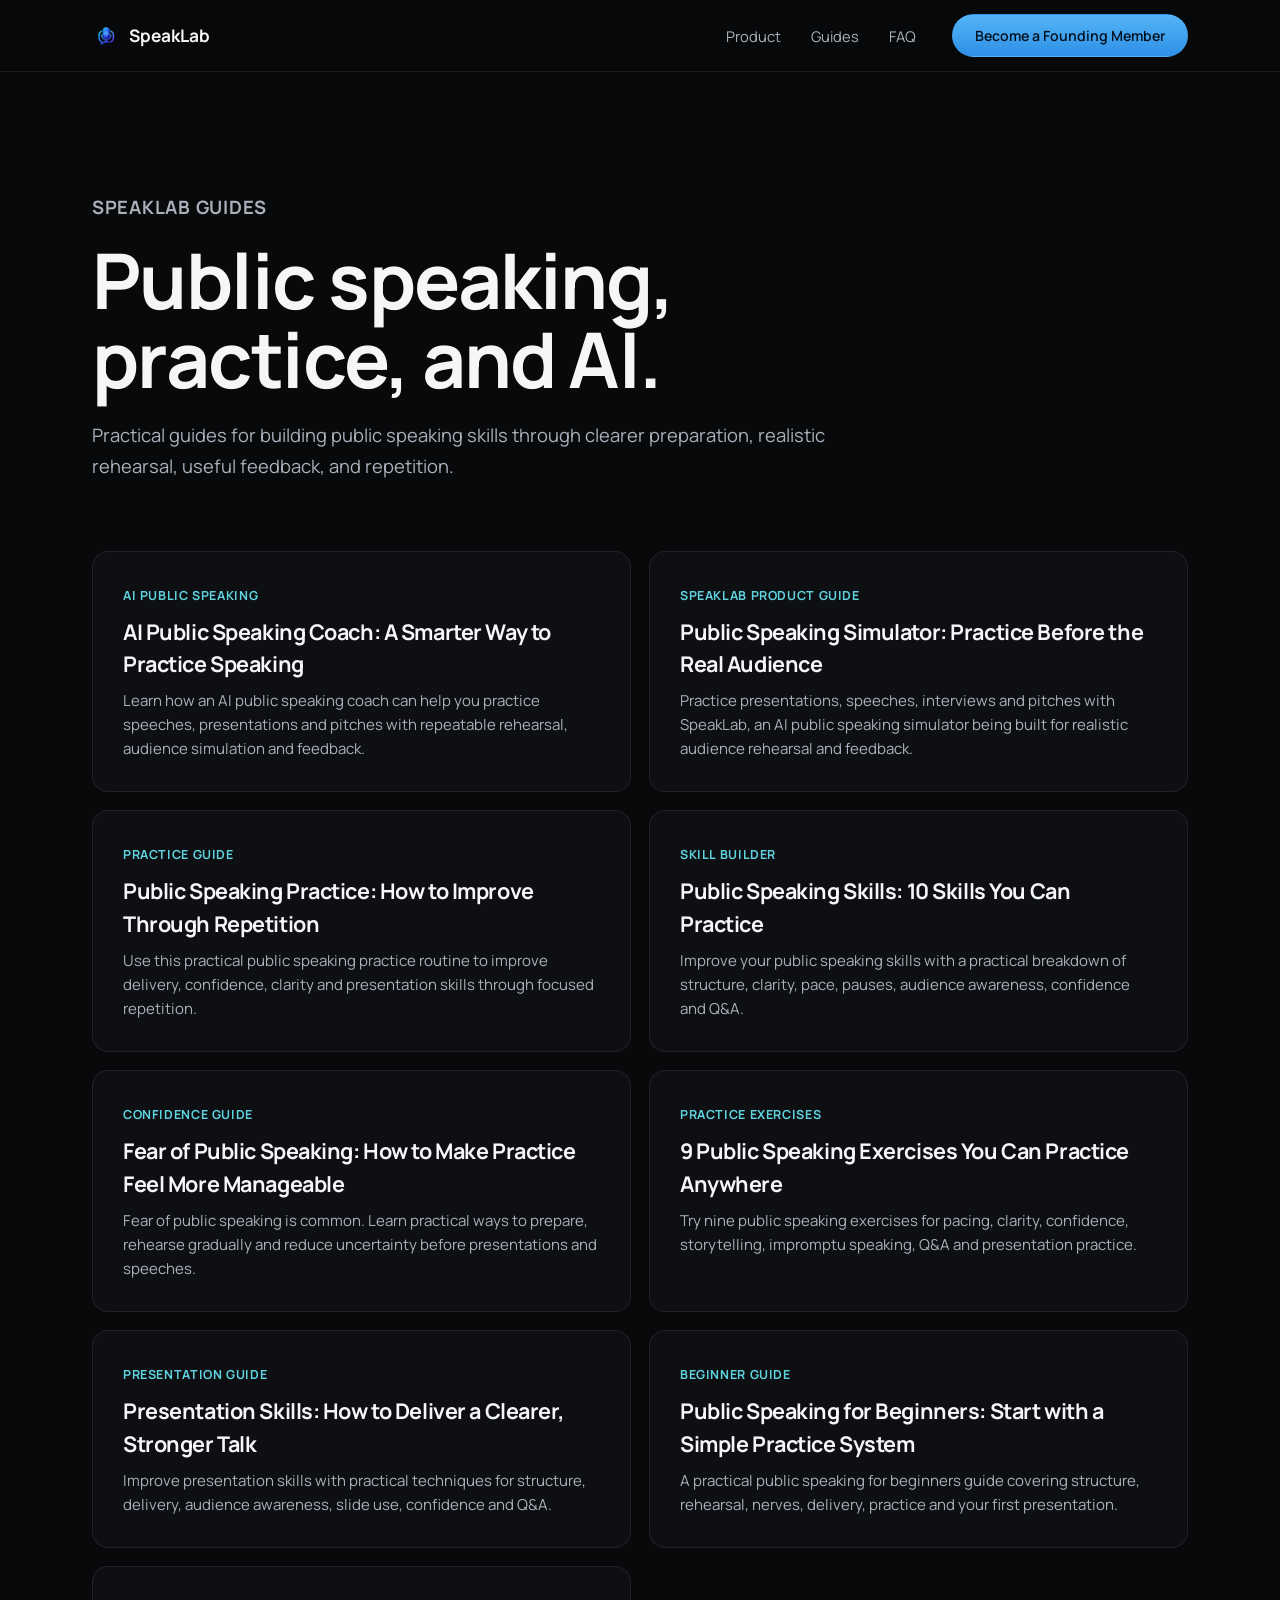
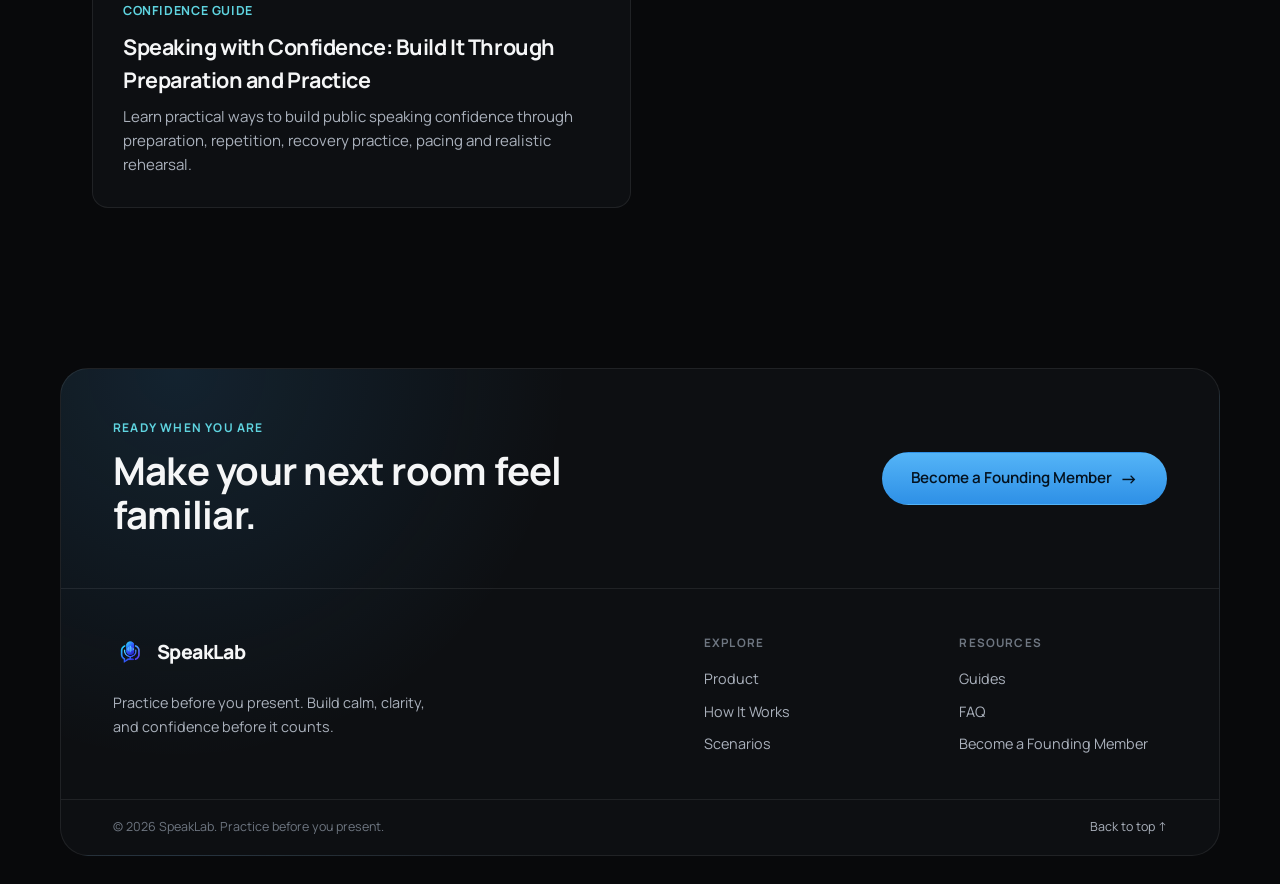
<file: guides/index.html>
<!DOCTYPE html>
<html lang="en">
<head>
<meta charset="UTF-8"><meta name="viewport" content="width=device-width, initial-scale=1.0">
<link rel="icon" href="../logo.ico" sizes="any">
<title>Public Speaking & AI Guides | SpeakLab</title>
<meta name="description" content="Practical guides on public speaking, AI speaking practice, presentation skills, speaking confidence, exercises and rehearsal.">
<meta name="robots" content="index,follow">
<link rel="canonical" href="https://speaklab.live/guides/">
<meta property="og:title" content="Public Speaking & AI Guides | SpeakLab">
<meta property="og:description" content="Practical public speaking and AI rehearsal guides from SpeakLab.">
<meta property="og:type" content="website">
<link rel="preconnect" href="https://fonts.googleapis.com"><link rel="preconnect" href="https://fonts.gstatic.com" crossorigin>
<link href="https://fonts.googleapis.com/css2?family=Manrope:wght@300;400;500;600;700;800&display=swap" rel="stylesheet">
<link rel="stylesheet" href="../styles.css"><link rel="stylesheet" href="../seo-content.css">
</head>
<body>
<header class="nav scrolled"><div class="nav-inner">
<a href="../index.html" class="nav-logo" aria-label="SpeakLab home"><img src="../logo.png" width="28" height="28" alt=""><span>SpeakLab</span></a>
<nav class="nav-links"><a href="../index.html#product">Product</a><a href="index.html">Guides</a><a href="../index.html#faq">FAQ</a></nav>
<a class="btn btn-primary nav-cta" href="../index.html#founding-member">Become a Founding Member</a>
</div></header>
<main class="guide-index">
<div class="guide-index-hero">
<p class="guide-kicker">SpeakLab Guides</p>
<h1>Public speaking, practice, and AI.</h1>
<p>Practical guides for building public speaking skills through clearer preparation, realistic rehearsal, useful feedback, and repetition.</p>
</div>
<div class="guide-grid"><a class="guide-card" href="ai-public-speaking-coach.html"><span class="tag">AI Public Speaking</span><h2>AI Public Speaking Coach: A Smarter Way to Practice Speaking</h2><p>Learn how an AI public speaking coach can help you practice speeches, presentations and pitches with repeatable rehearsal, audience simulation and feedback.</p></a>
<a class="guide-card" href="public-speaking-simulator.html"><span class="tag">SpeakLab Product Guide</span><h2>Public Speaking Simulator: Practice Before the Real Audience</h2><p>Practice presentations, speeches, interviews and pitches with SpeakLab, an AI public speaking simulator being built for realistic audience rehearsal and feedback.</p></a>
<a class="guide-card" href="public-speaking-practice.html"><span class="tag">Practice Guide</span><h2>Public Speaking Practice: How to Improve Through Repetition</h2><p>Use this practical public speaking practice routine to improve delivery, confidence, clarity and presentation skills through focused repetition.</p></a>
<a class="guide-card" href="public-speaking-skills.html"><span class="tag">Skill Builder</span><h2>Public Speaking Skills: 10 Skills You Can Practice</h2><p>Improve your public speaking skills with a practical breakdown of structure, clarity, pace, pauses, audience awareness, confidence and Q&amp;A.</p></a>
<a class="guide-card" href="fear-of-public-speaking.html"><span class="tag">Confidence Guide</span><h2>Fear of Public Speaking: How to Make Practice Feel More Manageable</h2><p>Fear of public speaking is common. Learn practical ways to prepare, rehearse gradually and reduce uncertainty before presentations and speeches.</p></a>
<a class="guide-card" href="public-speaking-exercises.html"><span class="tag">Practice Exercises</span><h2>9 Public Speaking Exercises You Can Practice Anywhere</h2><p>Try nine public speaking exercises for pacing, clarity, confidence, storytelling, impromptu speaking, Q&amp;A and presentation practice.</p></a>
<a class="guide-card" href="presentation-skills.html"><span class="tag">Presentation Guide</span><h2>Presentation Skills: How to Deliver a Clearer, Stronger Talk</h2><p>Improve presentation skills with practical techniques for structure, delivery, audience awareness, slide use, confidence and Q&amp;A.</p></a>
<a class="guide-card" href="public-speaking-for-beginners.html"><span class="tag">Beginner Guide</span><h2>Public Speaking for Beginners: Start with a Simple Practice System</h2><p>A practical public speaking for beginners guide covering structure, rehearsal, nerves, delivery, practice and your first presentation.</p></a>
<a class="guide-card" href="speaking-with-confidence.html"><span class="tag">Confidence Guide</span><h2>Speaking with Confidence: Build It Through Preparation and Practice</h2><p>Learn practical ways to build public speaking confidence through preparation, repetition, recovery practice, pacing and realistic rehearsal.</p></a></div>
</main>
<footer class="footer">
  <div class="footer-cta">
    <div>
      <p class="footer-eyebrow">Ready when you are</p>
      <h2>Make your next room feel familiar.</h2>
    </div>
    <a class="btn btn-primary" href="../index.html#founding-member">Become a Founding Member <span aria-hidden="true">→</span></a>
  </div>

  <div class="footer-top">
    <div class="footer-brand">
      <a href="../index.html" class="footer-mark" aria-label="SpeakLab home">
        <img src="../logo.png" width="34" height="34" alt="">
        <span class="footer-logo">SpeakLab</span>
      </a>
      <p>Practice before you present. Build calm, clarity, and confidence before it counts.</p>
    </div>

    <nav class="footer-links" aria-label="Footer navigation">
      <p>Explore</p>
      <a href="../index.html#product">Product</a>
      <a href="../index.html#how-it-works">How It Works</a>
      <a href="../index.html#scenarios">Scenarios</a>
    </nav>

    <nav class="footer-links" aria-label="Resources">
      <p>Resources</p>
      <a href="index.html">Guides</a>
      <a href="../index.html#faq">FAQ</a>
      <a href="../index.html#founding-member">Become a Founding Member</a>
    </nav>
  </div>
  <div class="footer-bottom">
    <p>© 2026 SpeakLab. Practice before you present.</p>
    <a href="../index.html#top">Back to top <span aria-hidden="true">↑</span></a>
  </div>
</footer>
</body></html>
</file>
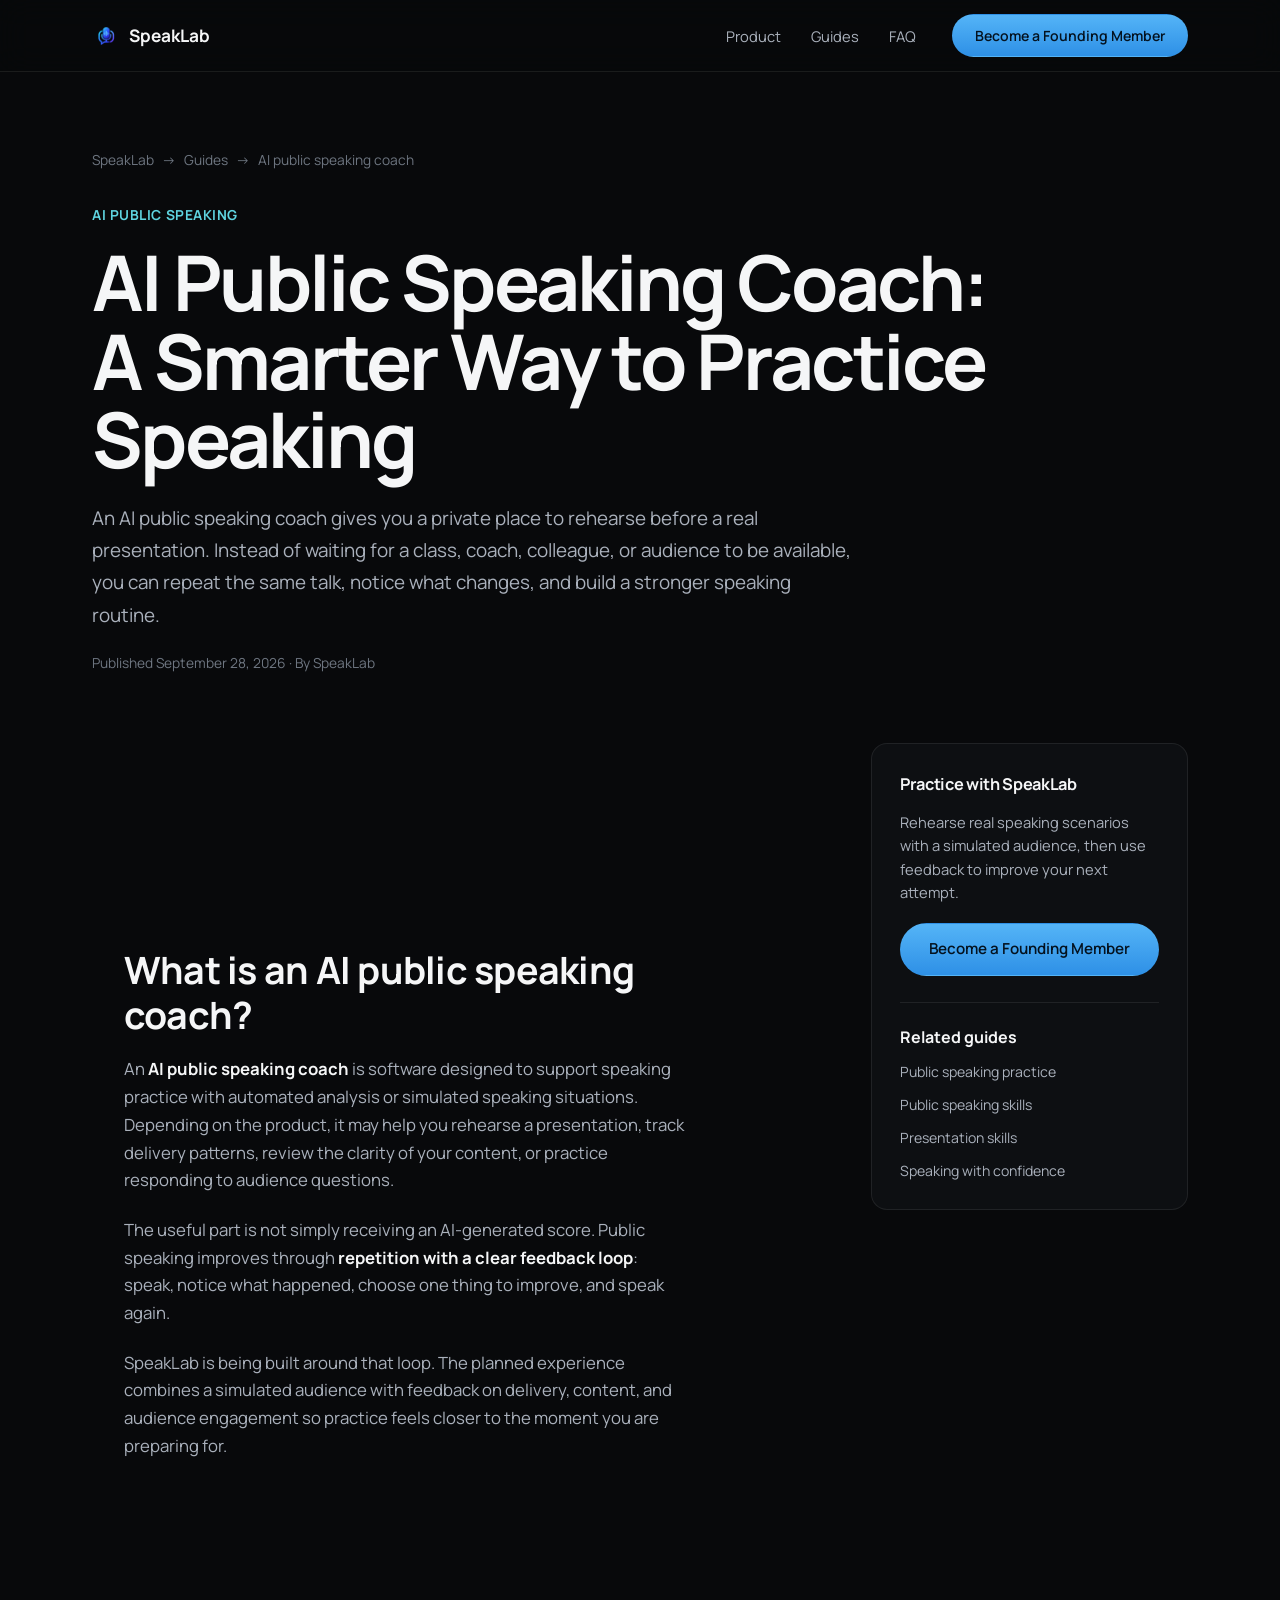
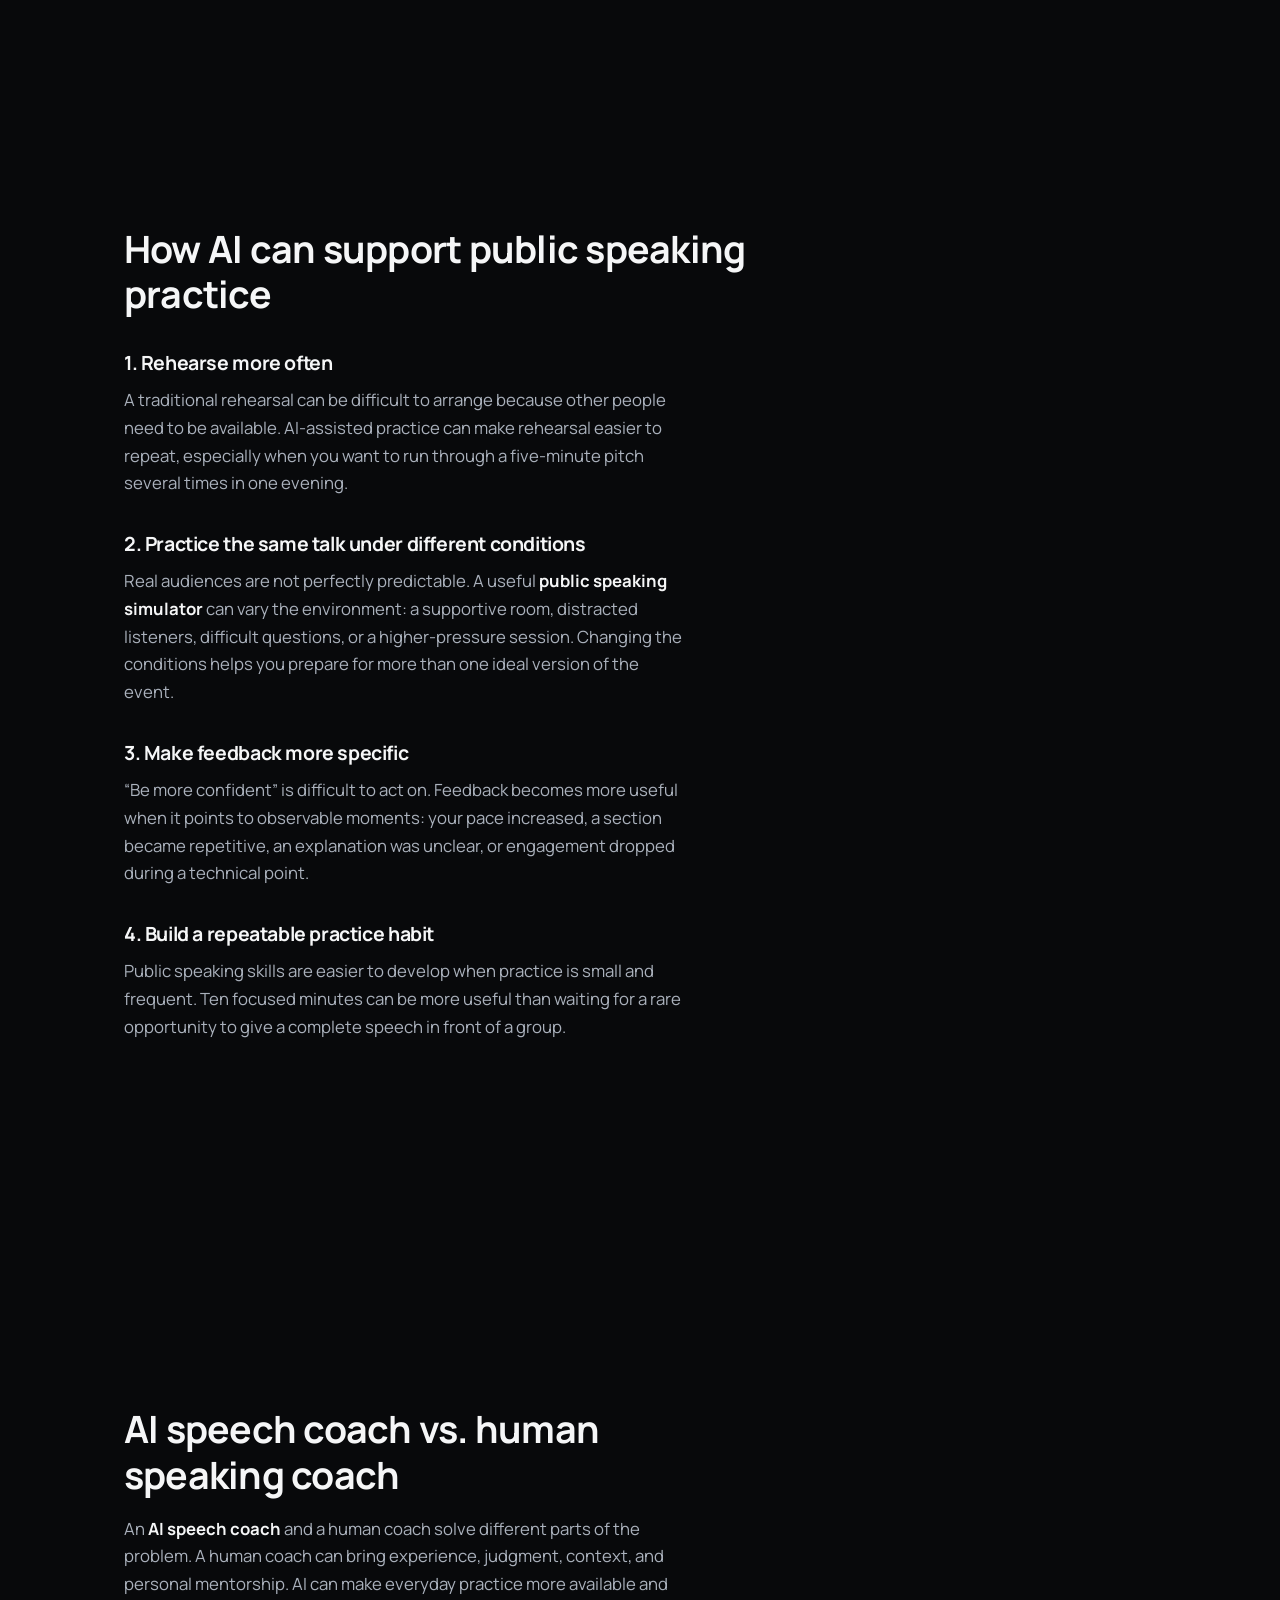
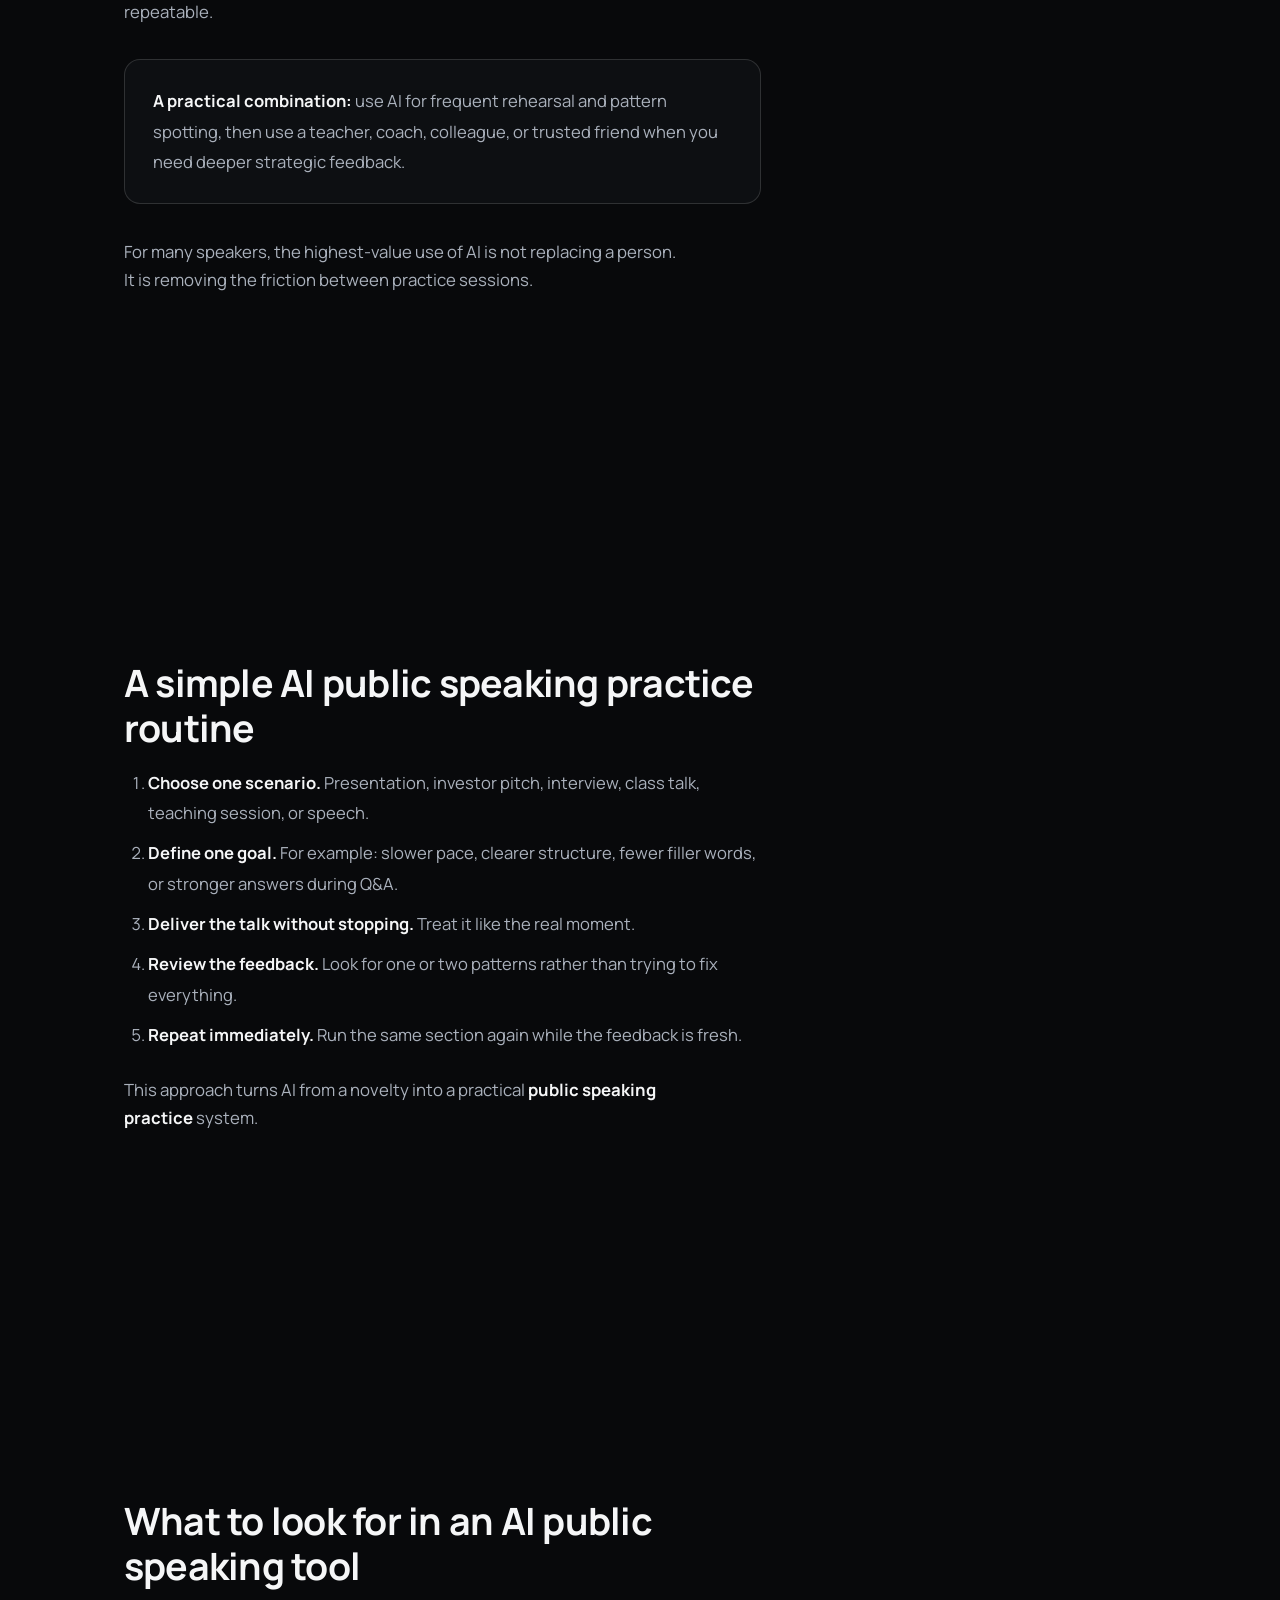
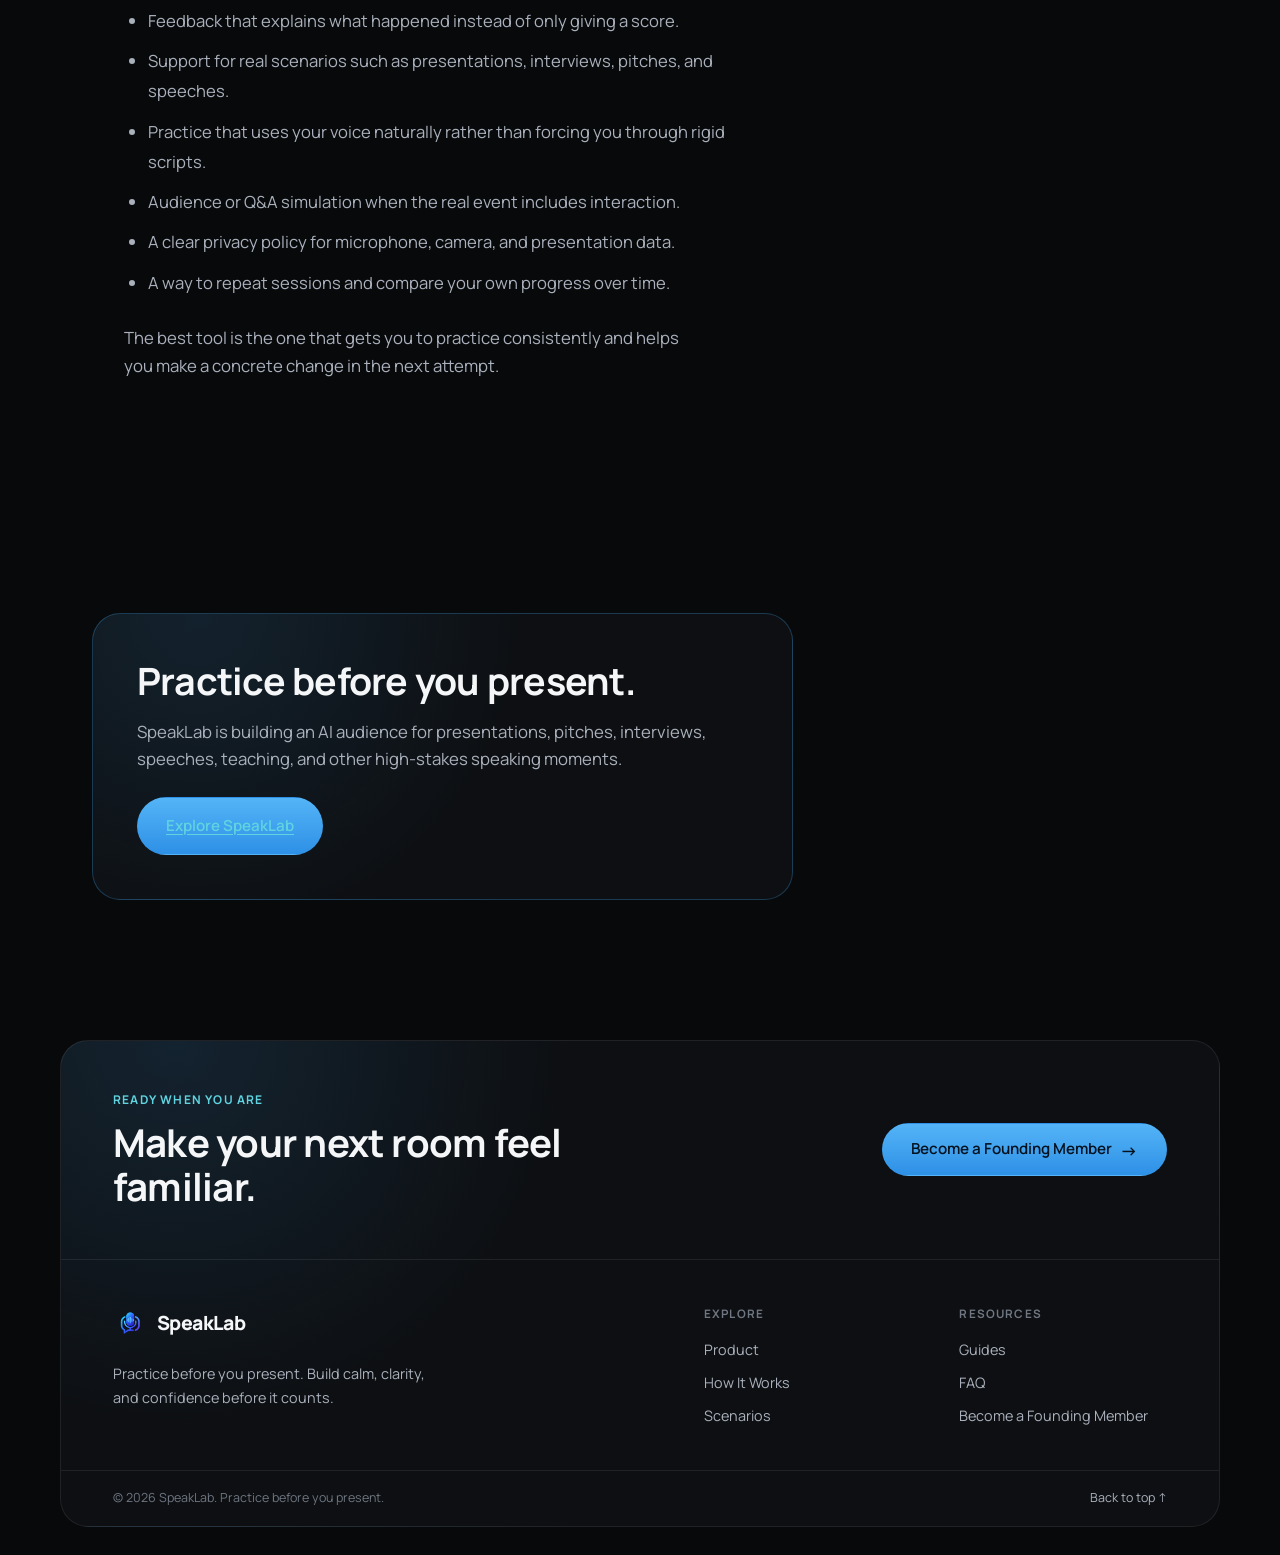
<file: guides/ai-public-speaking-coach.html>
<!DOCTYPE html>
<html lang="en">
<head>
<meta charset="UTF-8">
<meta name="viewport" content="width=device-width, initial-scale=1.0">
<link rel="icon" href="../logo.ico" sizes="any">
<title>AI Public Speaking Coach: Practice Speeches with Smarter Feedback | SpeakLab</title>
<meta name="description" content="Learn how an AI public speaking coach can help you practice speeches, presentations and pitches with repeatable rehearsal, audience simulation and feedback.">
<meta name="robots" content="index,follow">
<link rel="canonical" href="https://speaklab.live/guides/ai-public-speaking-coach.html">
<meta property="og:title" content="AI Public Speaking Coach: A Smarter Way to Practice Speaking">
<meta property="og:description" content="Learn how an AI public speaking coach can help you practice speeches, presentations and pitches with repeatable rehearsal, audience simulation and feedback.">
<meta property="og:type" content="article">
<meta property="og:url" content="https://speaklab.live/guides/ai-public-speaking-coach.html">
<link rel="preconnect" href="https://fonts.googleapis.com">
<link rel="preconnect" href="https://fonts.gstatic.com" crossorigin>
<link href="https://fonts.googleapis.com/css2?family=Manrope:wght@300;400;500;600;700;800&display=swap" rel="stylesheet">
<link rel="stylesheet" href="../styles.css">
<link rel="stylesheet" href="../seo-content.css">
<script type="application/ld+json">{"@context": "https://schema.org", "@type": "Article", "headline": "AI Public Speaking Coach: A Smarter Way to Practice Speaking", "description": "Learn how an AI public speaking coach can help you practice speeches, presentations and pitches with repeatable rehearsal, audience simulation and feedback.", "author": {"@type": "Organization", "name": "SpeakLab", "url": "https://speaklab.live/"}, "publisher": {"@type": "Organization", "name": "SpeakLab", "url": "https://speaklab.live/"}, "datePublished": "2026-09-28", "dateModified": "2026-09-28", "mainEntityOfPage": "https://speaklab.live/guides/ai-public-speaking-coach.html"}</script>
<script type="application/ld+json">{"@context": "https://schema.org", "@type": "BreadcrumbList", "itemListElement": [{"@type": "ListItem", "position": 1, "name": "Home", "item": "https://speaklab.live/"}, {"@type": "ListItem", "position": 2, "name": "Guides", "item": "https://speaklab.live/guides/"}, {"@type": "ListItem", "position": 3, "name": "AI Public Speaking Coach: A Smarter Way to Practice Speaking", "item": "https://speaklab.live/guides/ai-public-speaking-coach.html"}]}</script>
</head>
<body>
<header class="nav scrolled" id="nav">
  <div class="nav-inner">
    <a href="../index.html" class="nav-logo" aria-label="SpeakLab home">
      <img src="../logo.png" width="28" height="28" alt="">
      <span>SpeakLab</span>
    </a>
    <nav class="nav-links" aria-label="Primary">
      <a href="../index.html#product">Product</a>
      <a href="index.html">Guides</a>
      <a href="../index.html#faq">FAQ</a>
    </nav>
    <a class="btn btn-primary nav-cta" href="../index.html#founding-member">Become a Founding Member</a>
  </div>
</header>

<main class="guide-shell">
  <nav class="guide-breadcrumbs" aria-label="Breadcrumb">
    <a href="../index.html">SpeakLab</a><span>→</span><a href="index.html">Guides</a><span>→</span><span>AI public speaking coach</span>
  </nav>

  <header class="guide-hero">
    <p class="guide-kicker">AI Public Speaking</p>
    <h1>AI Public Speaking Coach: A Smarter Way to Practice Speaking</h1>
    <p class="guide-dek">An AI public speaking coach gives you a private place to rehearse before a real presentation. Instead of waiting for a class, coach, colleague, or audience to be available, you can repeat the same talk, notice what changes, and build a stronger speaking routine.</p>
    <p class="guide-meta">Published September 28, 2026 · By SpeakLab</p>
  </header>

  <div class="guide-layout">
    <article class="guide-article">
      <section><h2>What is an AI public speaking coach?</h2>
<p>An <strong>AI public speaking coach</strong> is software designed to support speaking practice with automated analysis or simulated speaking situations. Depending on the product, it may help you rehearse a presentation, track delivery patterns, review the clarity of your content, or practice responding to audience questions.</p>
<p>The useful part is not simply receiving an AI-generated score. Public speaking improves through <strong>repetition with a clear feedback loop</strong>: speak, notice what happened, choose one thing to improve, and speak again.</p>
<p>SpeakLab is being built around that loop. The planned experience combines a simulated audience with feedback on delivery, content, and audience engagement so practice feels closer to the moment you are preparing for.</p>
</section>
<section><h2>How AI can support public speaking practice</h2>
<h3>1. Rehearse more often</h3>
<p>A traditional rehearsal can be difficult to arrange because other people need to be available. AI-assisted practice can make rehearsal easier to repeat, especially when you want to run through a five-minute pitch several times in one evening.</p>
<h3>2. Practice the same talk under different conditions</h3>
<p>Real audiences are not perfectly predictable. A useful <strong>public speaking simulator</strong> can vary the environment: a supportive room, distracted listeners, difficult questions, or a higher-pressure session. Changing the conditions helps you prepare for more than one ideal version of the event.</p>
<h3>3. Make feedback more specific</h3>
<p>“Be more confident” is difficult to act on. Feedback becomes more useful when it points to observable moments: your pace increased, a section became repetitive, an explanation was unclear, or engagement dropped during a technical point.</p>
<h3>4. Build a repeatable practice habit</h3>
<p>Public speaking skills are easier to develop when practice is small and frequent. Ten focused minutes can be more useful than waiting for a rare opportunity to give a complete speech in front of a group.</p>
</section>
<section><h2>AI speech coach vs. human speaking coach</h2>
<p>An <strong>AI speech coach</strong> and a human coach solve different parts of the problem. A human coach can bring experience, judgment, context, and personal mentorship. AI can make everyday practice more available and repeatable.</p>
<div class="guide-callout"><p><strong>A practical combination:</strong> use AI for frequent rehearsal and pattern spotting, then use a teacher, coach, colleague, or trusted friend when you need deeper strategic feedback.</p></div>
<p>For many speakers, the highest-value use of AI is not replacing a person. It is removing the friction between practice sessions.</p>
</section>
<section><h2>A simple AI public speaking practice routine</h2>
<ol>
<li><strong>Choose one scenario.</strong> Presentation, investor pitch, interview, class talk, teaching session, or speech.</li>
<li><strong>Define one goal.</strong> For example: slower pace, clearer structure, fewer filler words, or stronger answers during Q&amp;A.</li>
<li><strong>Deliver the talk without stopping.</strong> Treat it like the real moment.</li>
<li><strong>Review the feedback.</strong> Look for one or two patterns rather than trying to fix everything.</li>
<li><strong>Repeat immediately.</strong> Run the same section again while the feedback is fresh.</li>
</ol>
<p>This approach turns AI from a novelty into a practical <strong>public speaking practice</strong> system.</p>
</section>
<section><h2>What to look for in an AI public speaking tool</h2>
<ul>
<li>Feedback that explains what happened instead of only giving a score.</li>
<li>Support for real scenarios such as presentations, interviews, pitches, and speeches.</li>
<li>Practice that uses your voice naturally rather than forcing you through rigid scripts.</li>
<li>Audience or Q&amp;A simulation when the real event includes interaction.</li>
<li>A clear privacy policy for microphone, camera, and presentation data.</li>
<li>A way to repeat sessions and compare your own progress over time.</li>
</ul>
<p>The best tool is the one that gets you to practice consistently and helps you make a concrete change in the next attempt.</p>
</section>
      <section class="guide-cta">
        <h2>Practice before you present.</h2>
        <p>SpeakLab is building an AI audience for presentations, pitches, interviews, speeches, teaching, and other high-stakes speaking moments.</p>
        <a class="btn btn-primary" href="../index.html#top">Explore SpeakLab</a>
      </section>
    </article>

    <aside class="guide-aside">
      <h2>Practice with SpeakLab</h2>
      <p>Rehearse real speaking scenarios with a simulated audience, then use feedback to improve your next attempt.</p>
      <a class="btn btn-primary btn-full" href="../index.html#founding-member">Become a Founding Member</a>
      <div class="guide-links">
        <strong>Related guides</strong>
        <a href="public-speaking-practice.html">Public speaking practice</a><a href="public-speaking-skills.html">Public speaking skills</a><a href="presentation-skills.html">Presentation skills</a><a href="speaking-with-confidence.html">Speaking with confidence</a>
      </div>
    </aside>
  </div>
</main>

<footer class="footer">
  <div class="footer-cta">
    <div>
      <p class="footer-eyebrow">Ready when you are</p>
      <h2>Make your next room feel familiar.</h2>
    </div>
    <a class="btn btn-primary" href="../index.html#founding-member">Become a Founding Member <span aria-hidden="true">→</span></a>
  </div>

  <div class="footer-top">
    <div class="footer-brand">
      <a href="../index.html" class="footer-mark" aria-label="SpeakLab home">
        <img src="../logo.png" width="34" height="34" alt="">
        <span class="footer-logo">SpeakLab</span>
      </a>
      <p>Practice before you present. Build calm, clarity, and confidence before it counts.</p>
    </div>

    <nav class="footer-links" aria-label="Footer navigation">
      <p>Explore</p>
      <a href="../index.html#product">Product</a>
      <a href="../index.html#how-it-works">How It Works</a>
      <a href="../index.html#scenarios">Scenarios</a>
    </nav>

    <nav class="footer-links" aria-label="Resources">
      <p>Resources</p>
      <a href="index.html">Guides</a>
      <a href="../index.html#faq">FAQ</a>
      <a href="../index.html#founding-member">Become a Founding Member</a>
    </nav>
  </div>
  <div class="footer-bottom">
    <p>© 2026 SpeakLab. Practice before you present.</p>
    <a href="../index.html#top">Back to top <span aria-hidden="true">↑</span></a>
  </div>
</footer>
</body>
</html>
</file>
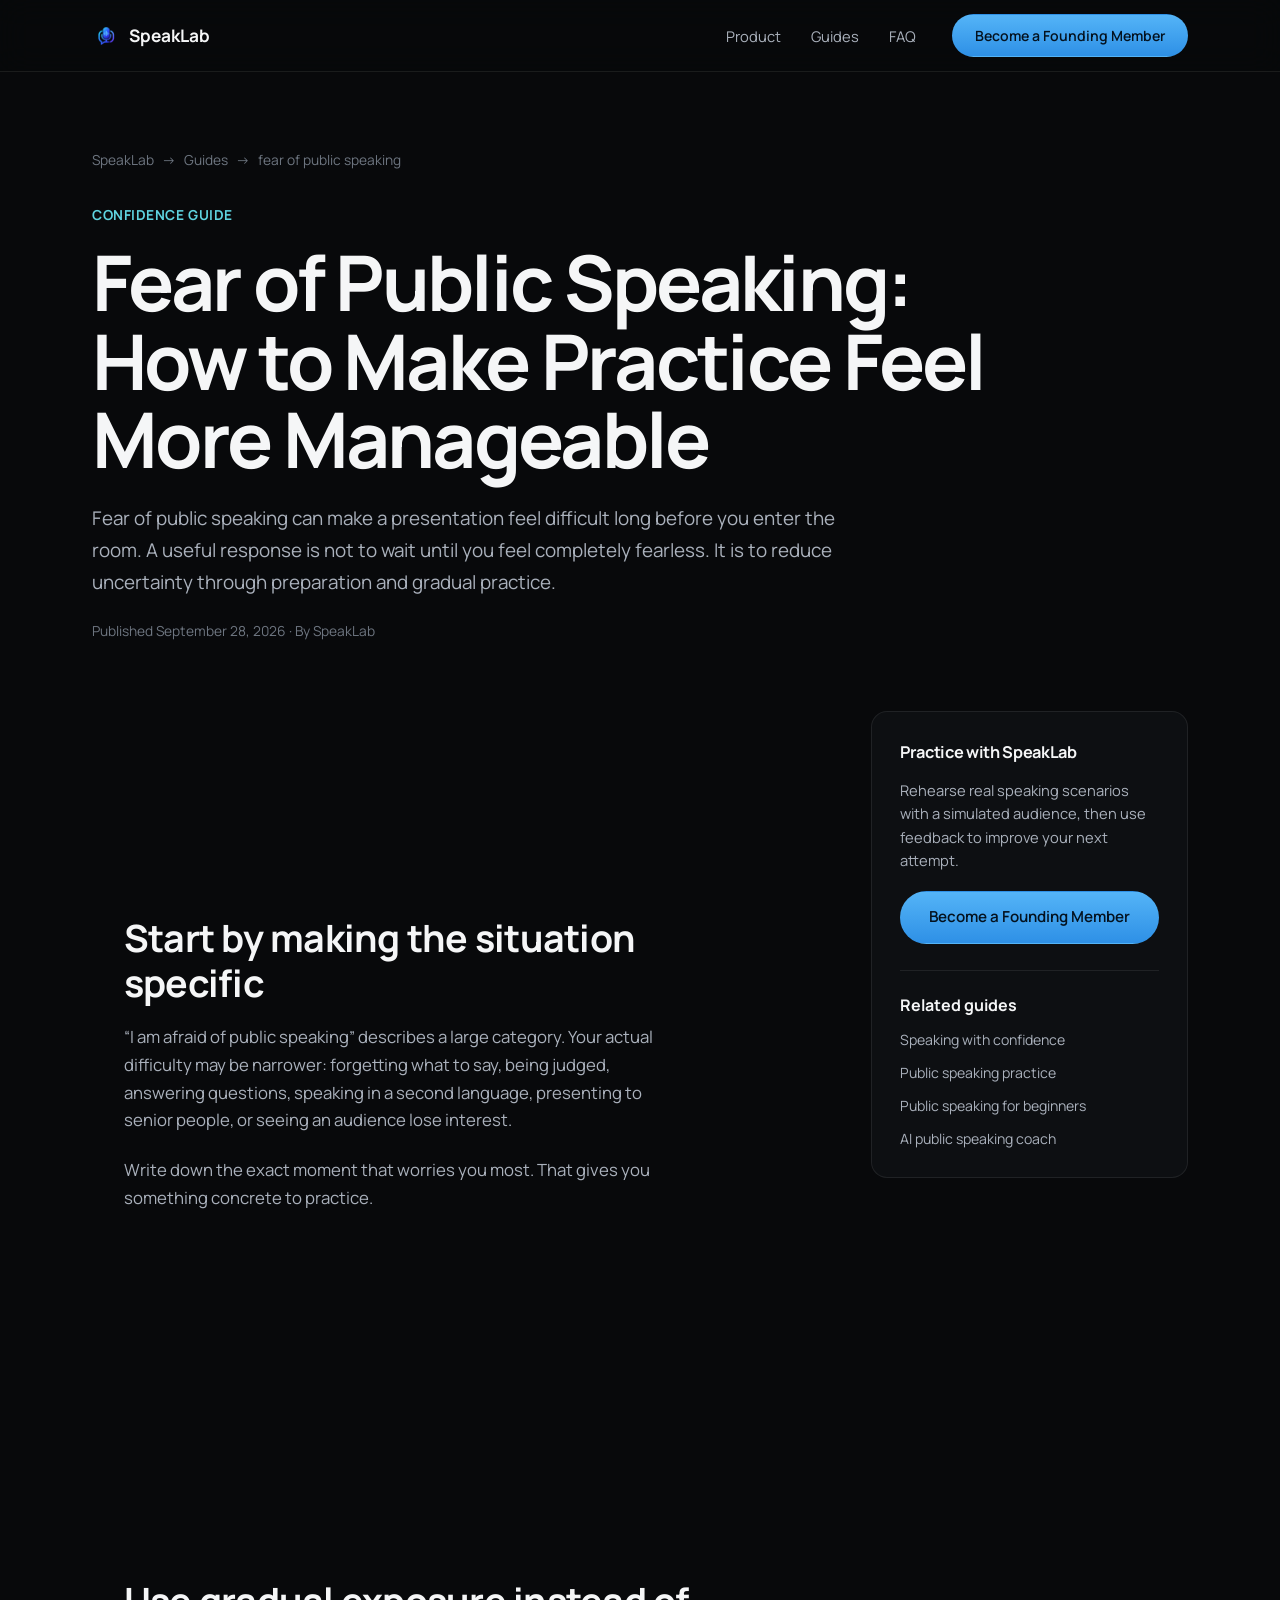
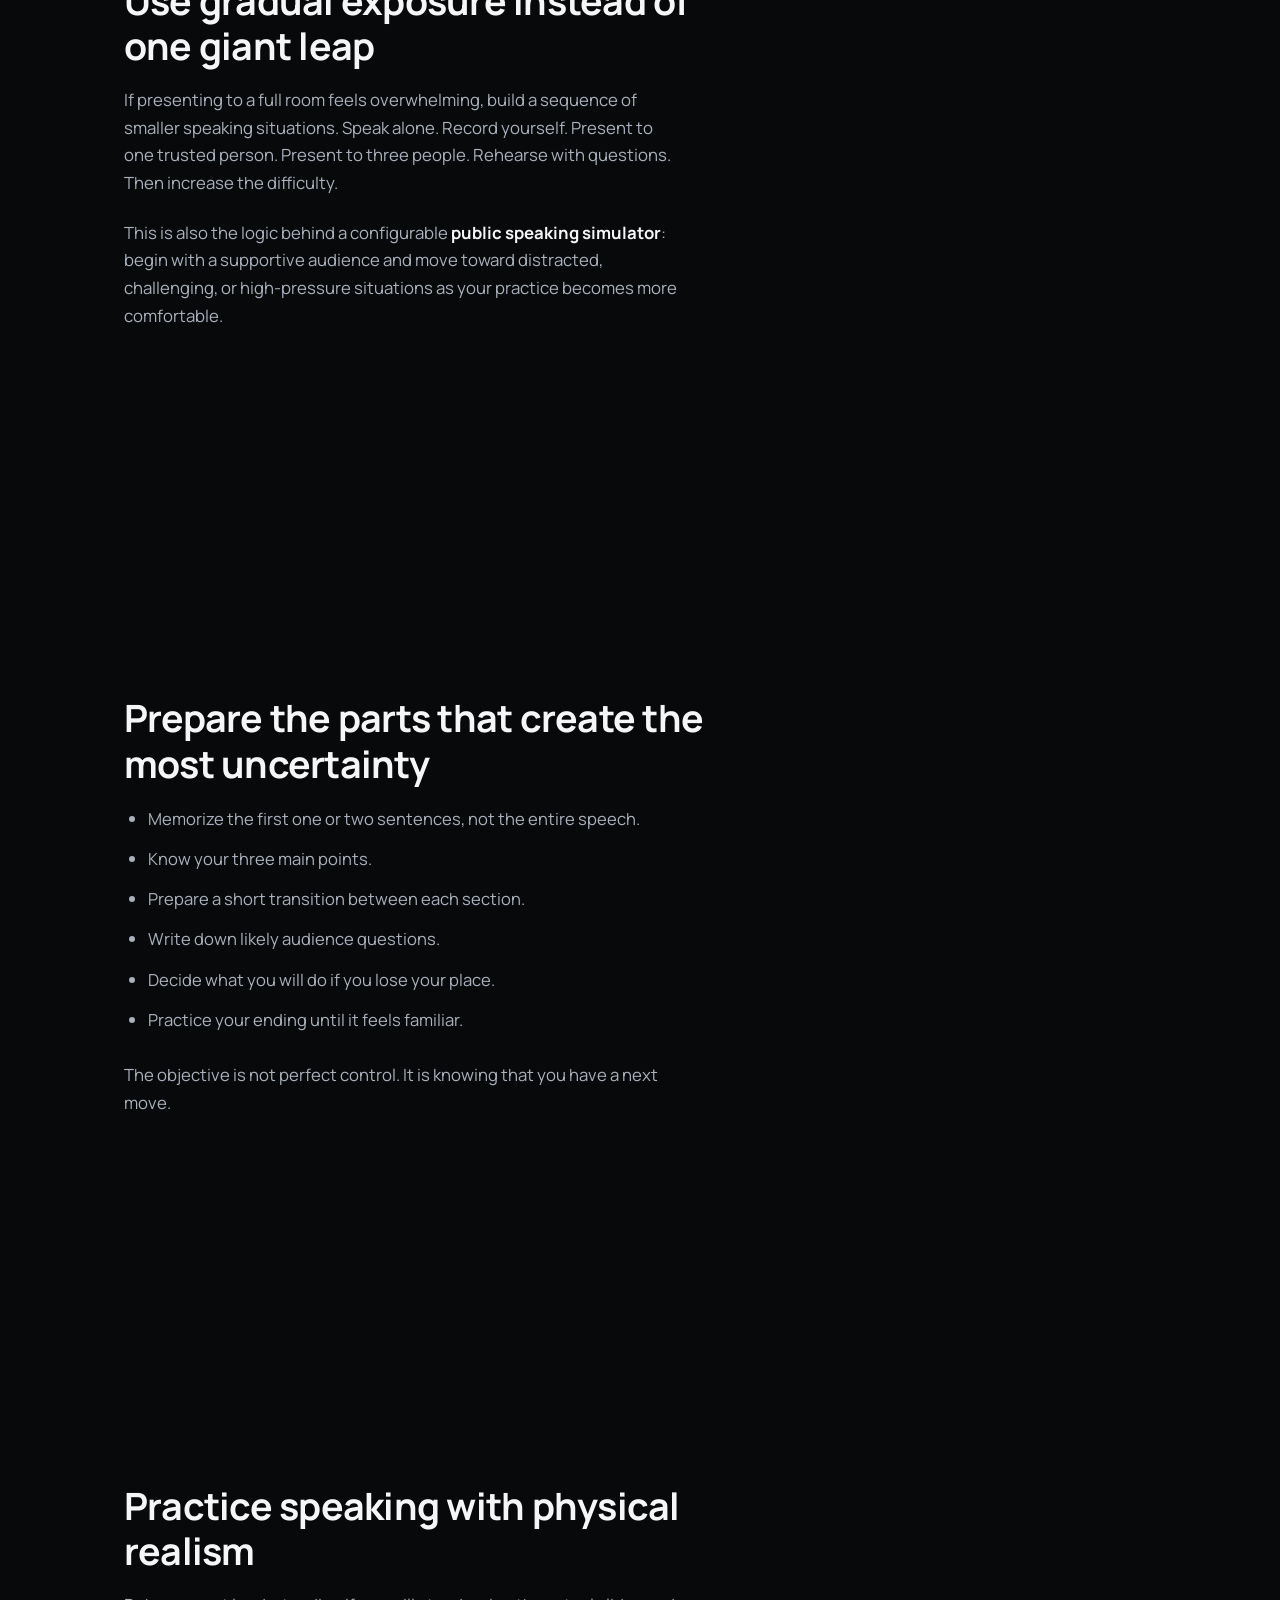
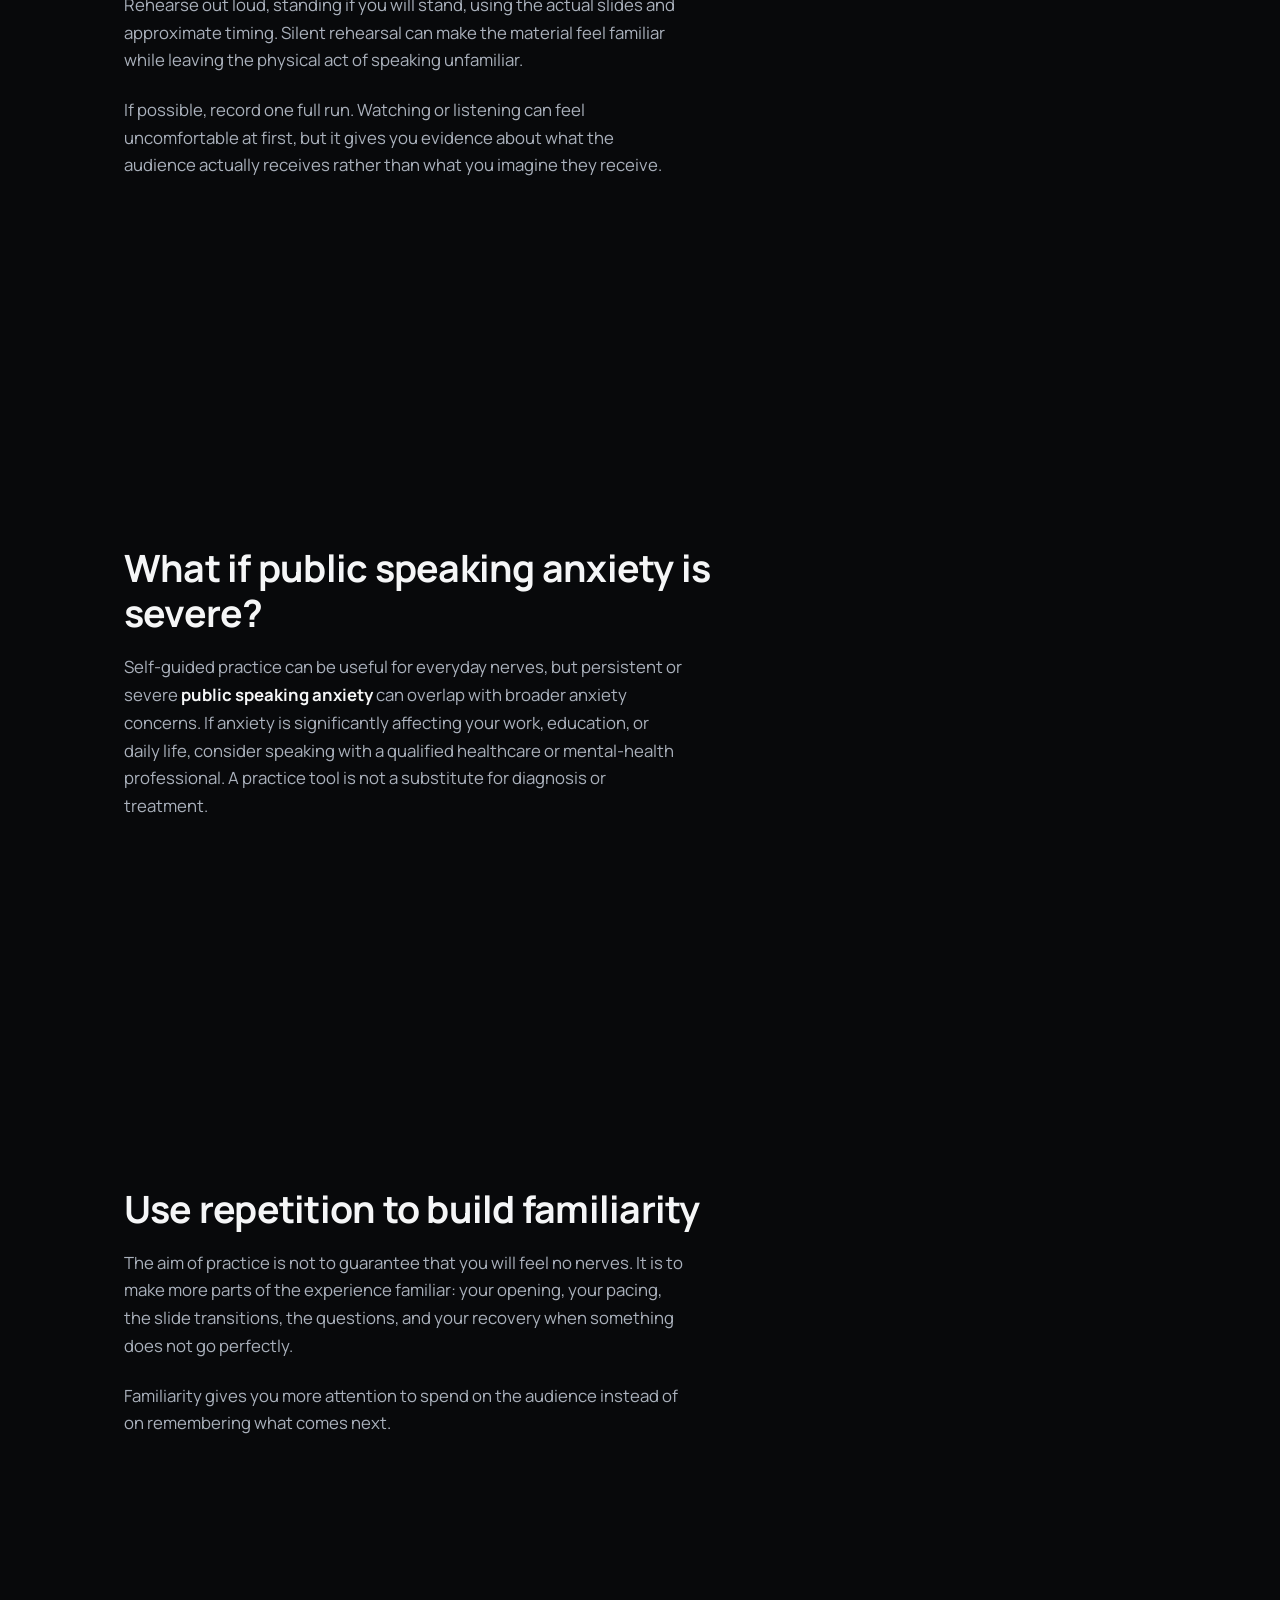
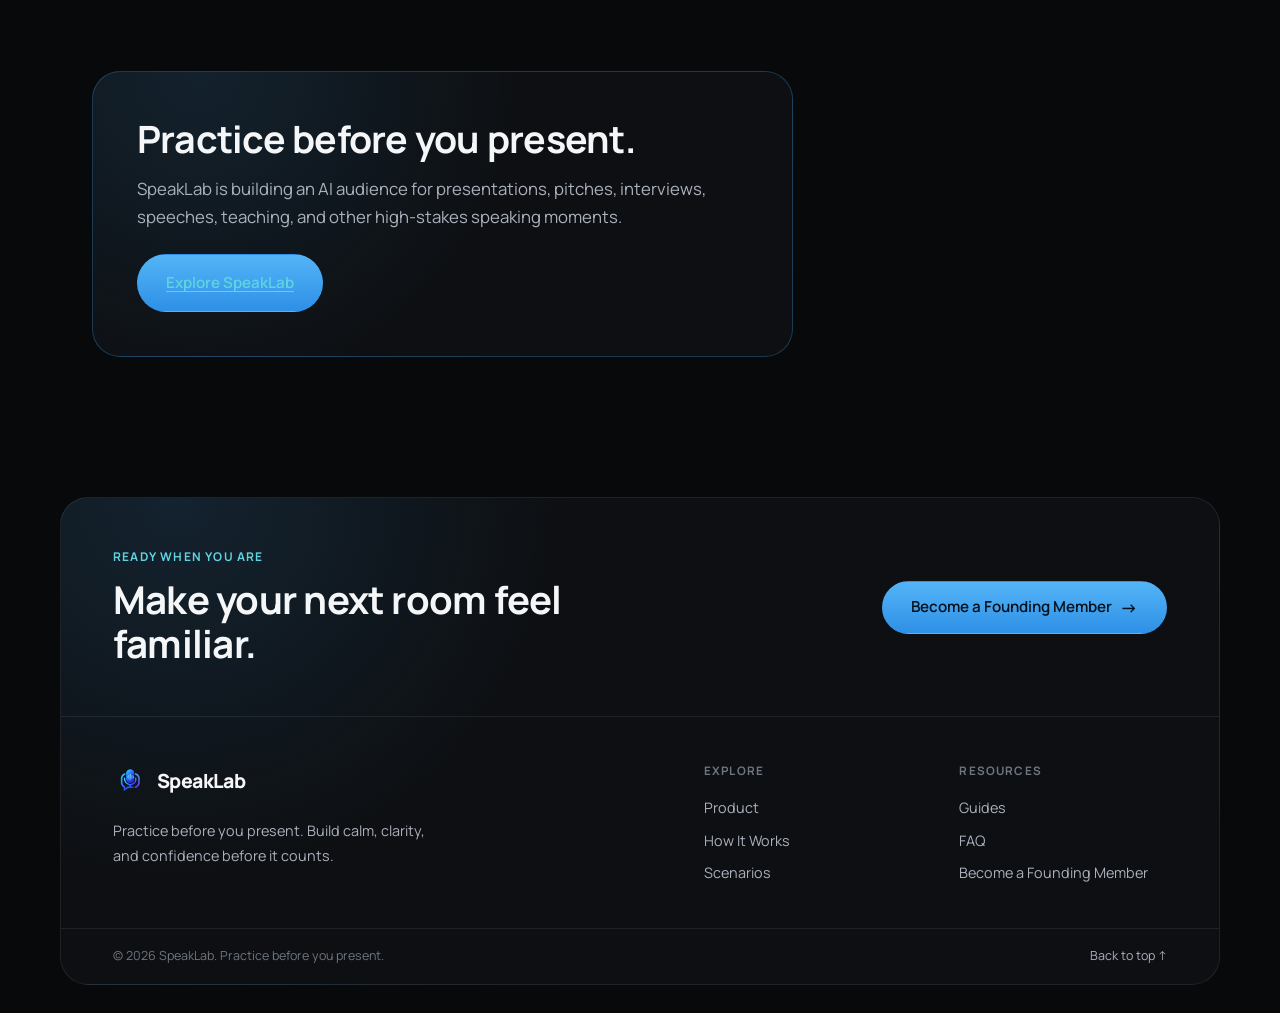
<file: guides/fear-of-public-speaking.html>
<!DOCTYPE html>
<html lang="en">
<head>
<meta charset="UTF-8">
<meta name="viewport" content="width=device-width, initial-scale=1.0">
<link rel="icon" href="../logo.ico" sizes="any">
<title>Fear of Public Speaking: How to Practice with Less Pressure | SpeakLab</title>
<meta name="description" content="Fear of public speaking is common. Learn practical ways to prepare, rehearse gradually and reduce uncertainty before presentations and speeches.">
<meta name="robots" content="index,follow">
<link rel="canonical" href="https://speaklab.live/guides/fear-of-public-speaking.html">
<meta property="og:title" content="Fear of Public Speaking: How to Make Practice Feel More Manageable">
<meta property="og:description" content="Fear of public speaking is common. Learn practical ways to prepare, rehearse gradually and reduce uncertainty before presentations and speeches.">
<meta property="og:type" content="article">
<meta property="og:url" content="https://speaklab.live/guides/fear-of-public-speaking.html">
<link rel="preconnect" href="https://fonts.googleapis.com">
<link rel="preconnect" href="https://fonts.gstatic.com" crossorigin>
<link href="https://fonts.googleapis.com/css2?family=Manrope:wght@300;400;500;600;700;800&display=swap" rel="stylesheet">
<link rel="stylesheet" href="../styles.css">
<link rel="stylesheet" href="../seo-content.css">
<script type="application/ld+json">{"@context": "https://schema.org", "@type": "Article", "headline": "Fear of Public Speaking: How to Make Practice Feel More Manageable", "description": "Fear of public speaking is common. Learn practical ways to prepare, rehearse gradually and reduce uncertainty before presentations and speeches.", "author": {"@type": "Organization", "name": "SpeakLab", "url": "https://speaklab.live/"}, "publisher": {"@type": "Organization", "name": "SpeakLab", "url": "https://speaklab.live/"}, "datePublished": "2026-09-28", "dateModified": "2026-09-28", "mainEntityOfPage": "https://speaklab.live/guides/fear-of-public-speaking.html"}</script>
<script type="application/ld+json">{"@context": "https://schema.org", "@type": "BreadcrumbList", "itemListElement": [{"@type": "ListItem", "position": 1, "name": "Home", "item": "https://speaklab.live/"}, {"@type": "ListItem", "position": 2, "name": "Guides", "item": "https://speaklab.live/guides/"}, {"@type": "ListItem", "position": 3, "name": "Fear of Public Speaking: How to Make Practice Feel More Manageable", "item": "https://speaklab.live/guides/fear-of-public-speaking.html"}]}</script>
</head>
<body>
<header class="nav scrolled" id="nav">
  <div class="nav-inner">
    <a href="../index.html" class="nav-logo" aria-label="SpeakLab home">
      <img src="../logo.png" width="28" height="28" alt="">
      <span>SpeakLab</span>
    </a>
    <nav class="nav-links" aria-label="Primary">
      <a href="../index.html#product">Product</a>
      <a href="index.html">Guides</a>
      <a href="../index.html#faq">FAQ</a>
    </nav>
    <a class="btn btn-primary nav-cta" href="../index.html#founding-member">Become a Founding Member</a>
  </div>
</header>

<main class="guide-shell">
  <nav class="guide-breadcrumbs" aria-label="Breadcrumb">
    <a href="../index.html">SpeakLab</a><span>→</span><a href="index.html">Guides</a><span>→</span><span>fear of public speaking</span>
  </nav>

  <header class="guide-hero">
    <p class="guide-kicker">Confidence Guide</p>
    <h1>Fear of Public Speaking: How to Make Practice Feel More Manageable</h1>
    <p class="guide-dek">Fear of public speaking can make a presentation feel difficult long before you enter the room. A useful response is not to wait until you feel completely fearless. It is to reduce uncertainty through preparation and gradual practice.</p>
    <p class="guide-meta">Published September 28, 2026 · By SpeakLab</p>
  </header>

  <div class="guide-layout">
    <article class="guide-article">
      <section><h2>Start by making the situation specific</h2>
<p>“I am afraid of public speaking” describes a large category. Your actual difficulty may be narrower: forgetting what to say, being judged, answering questions, speaking in a second language, presenting to senior people, or seeing an audience lose interest.</p>
<p>Write down the exact moment that worries you most. That gives you something concrete to practice.</p>
</section>
<section><h2>Use gradual exposure instead of one giant leap</h2>
<p>If presenting to a full room feels overwhelming, build a sequence of smaller speaking situations. Speak alone. Record yourself. Present to one trusted person. Present to three people. Rehearse with questions. Then increase the difficulty.</p>
<p>This is also the logic behind a configurable <strong>public speaking simulator</strong>: begin with a supportive audience and move toward distracted, challenging, or high-pressure situations as your practice becomes more comfortable.</p>
</section>
<section><h2>Prepare the parts that create the most uncertainty</h2>
<ul>
<li>Memorize the first one or two sentences, not the entire speech.</li>
<li>Know your three main points.</li>
<li>Prepare a short transition between each section.</li>
<li>Write down likely audience questions.</li>
<li>Decide what you will do if you lose your place.</li>
<li>Practice your ending until it feels familiar.</li>
</ul>
<p>The objective is not perfect control. It is knowing that you have a next move.</p>
</section>
<section><h2>Practice speaking with physical realism</h2>
<p>Rehearse out loud, standing if you will stand, using the actual slides and approximate timing. Silent rehearsal can make the material feel familiar while leaving the physical act of speaking unfamiliar.</p>
<p>If possible, record one full run. Watching or listening can feel uncomfortable at first, but it gives you evidence about what the audience actually receives rather than what you imagine they receive.</p>
</section>
<section><h2>What if public speaking anxiety is severe?</h2>
<p>Self-guided practice can be useful for everyday nerves, but persistent or severe <strong>public speaking anxiety</strong> can overlap with broader anxiety concerns. If anxiety is significantly affecting your work, education, or daily life, consider speaking with a qualified healthcare or mental-health professional. A practice tool is not a substitute for diagnosis or treatment.</p>
</section>
<section><h2>Use repetition to build familiarity</h2>
<p>The aim of practice is not to guarantee that you will feel no nerves. It is to make more parts of the experience familiar: your opening, your pacing, the slide transitions, the questions, and your recovery when something does not go perfectly.</p>
<p>Familiarity gives you more attention to spend on the audience instead of on remembering what comes next.</p>
</section>
      <section class="guide-cta">
        <h2>Practice before you present.</h2>
        <p>SpeakLab is building an AI audience for presentations, pitches, interviews, speeches, teaching, and other high-stakes speaking moments.</p>
        <a class="btn btn-primary" href="../index.html#top">Explore SpeakLab</a>
      </section>
    </article>

    <aside class="guide-aside">
      <h2>Practice with SpeakLab</h2>
      <p>Rehearse real speaking scenarios with a simulated audience, then use feedback to improve your next attempt.</p>
      <a class="btn btn-primary btn-full" href="../index.html#founding-member">Become a Founding Member</a>
      <div class="guide-links">
        <strong>Related guides</strong>
        <a href="speaking-with-confidence.html">Speaking with confidence</a><a href="public-speaking-practice.html">Public speaking practice</a><a href="public-speaking-for-beginners.html">Public speaking for beginners</a><a href="ai-public-speaking-coach.html">AI public speaking coach</a>
      </div>
    </aside>
  </div>
</main>

<footer class="footer">
  <div class="footer-cta">
    <div>
      <p class="footer-eyebrow">Ready when you are</p>
      <h2>Make your next room feel familiar.</h2>
    </div>
    <a class="btn btn-primary" href="../index.html#founding-member">Become a Founding Member <span aria-hidden="true">→</span></a>
  </div>

  <div class="footer-top">
    <div class="footer-brand">
      <a href="../index.html" class="footer-mark" aria-label="SpeakLab home">
        <img src="../logo.png" width="34" height="34" alt="">
        <span class="footer-logo">SpeakLab</span>
      </a>
      <p>Practice before you present. Build calm, clarity, and confidence before it counts.</p>
    </div>

    <nav class="footer-links" aria-label="Footer navigation">
      <p>Explore</p>
      <a href="../index.html#product">Product</a>
      <a href="../index.html#how-it-works">How It Works</a>
      <a href="../index.html#scenarios">Scenarios</a>
    </nav>

    <nav class="footer-links" aria-label="Resources">
      <p>Resources</p>
      <a href="index.html">Guides</a>
      <a href="../index.html#faq">FAQ</a>
      <a href="../index.html#founding-member">Become a Founding Member</a>
    </nav>
  </div>
  <div class="footer-bottom">
    <p>© 2026 SpeakLab. Practice before you present.</p>
    <a href="../index.html#top">Back to top <span aria-hidden="true">↑</span></a>
  </div>
</footer>
</body>
</html>
</file>
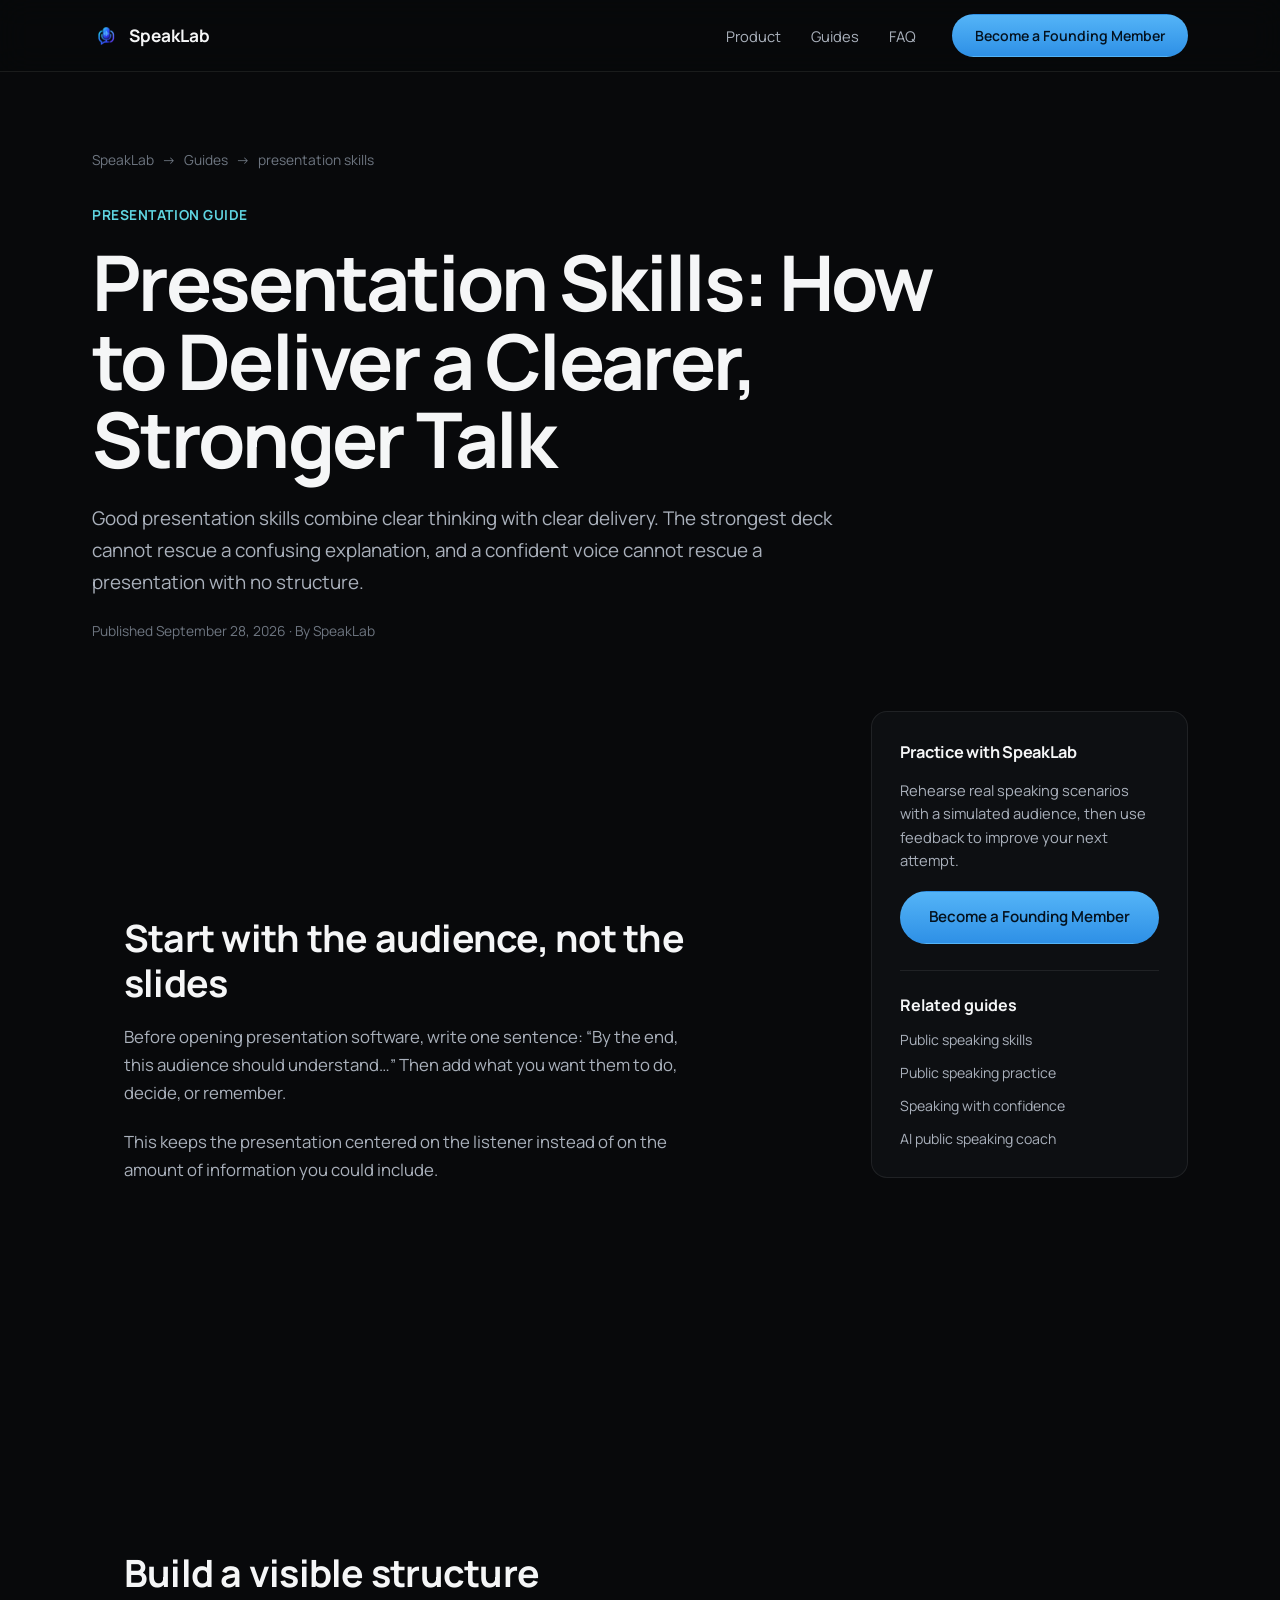
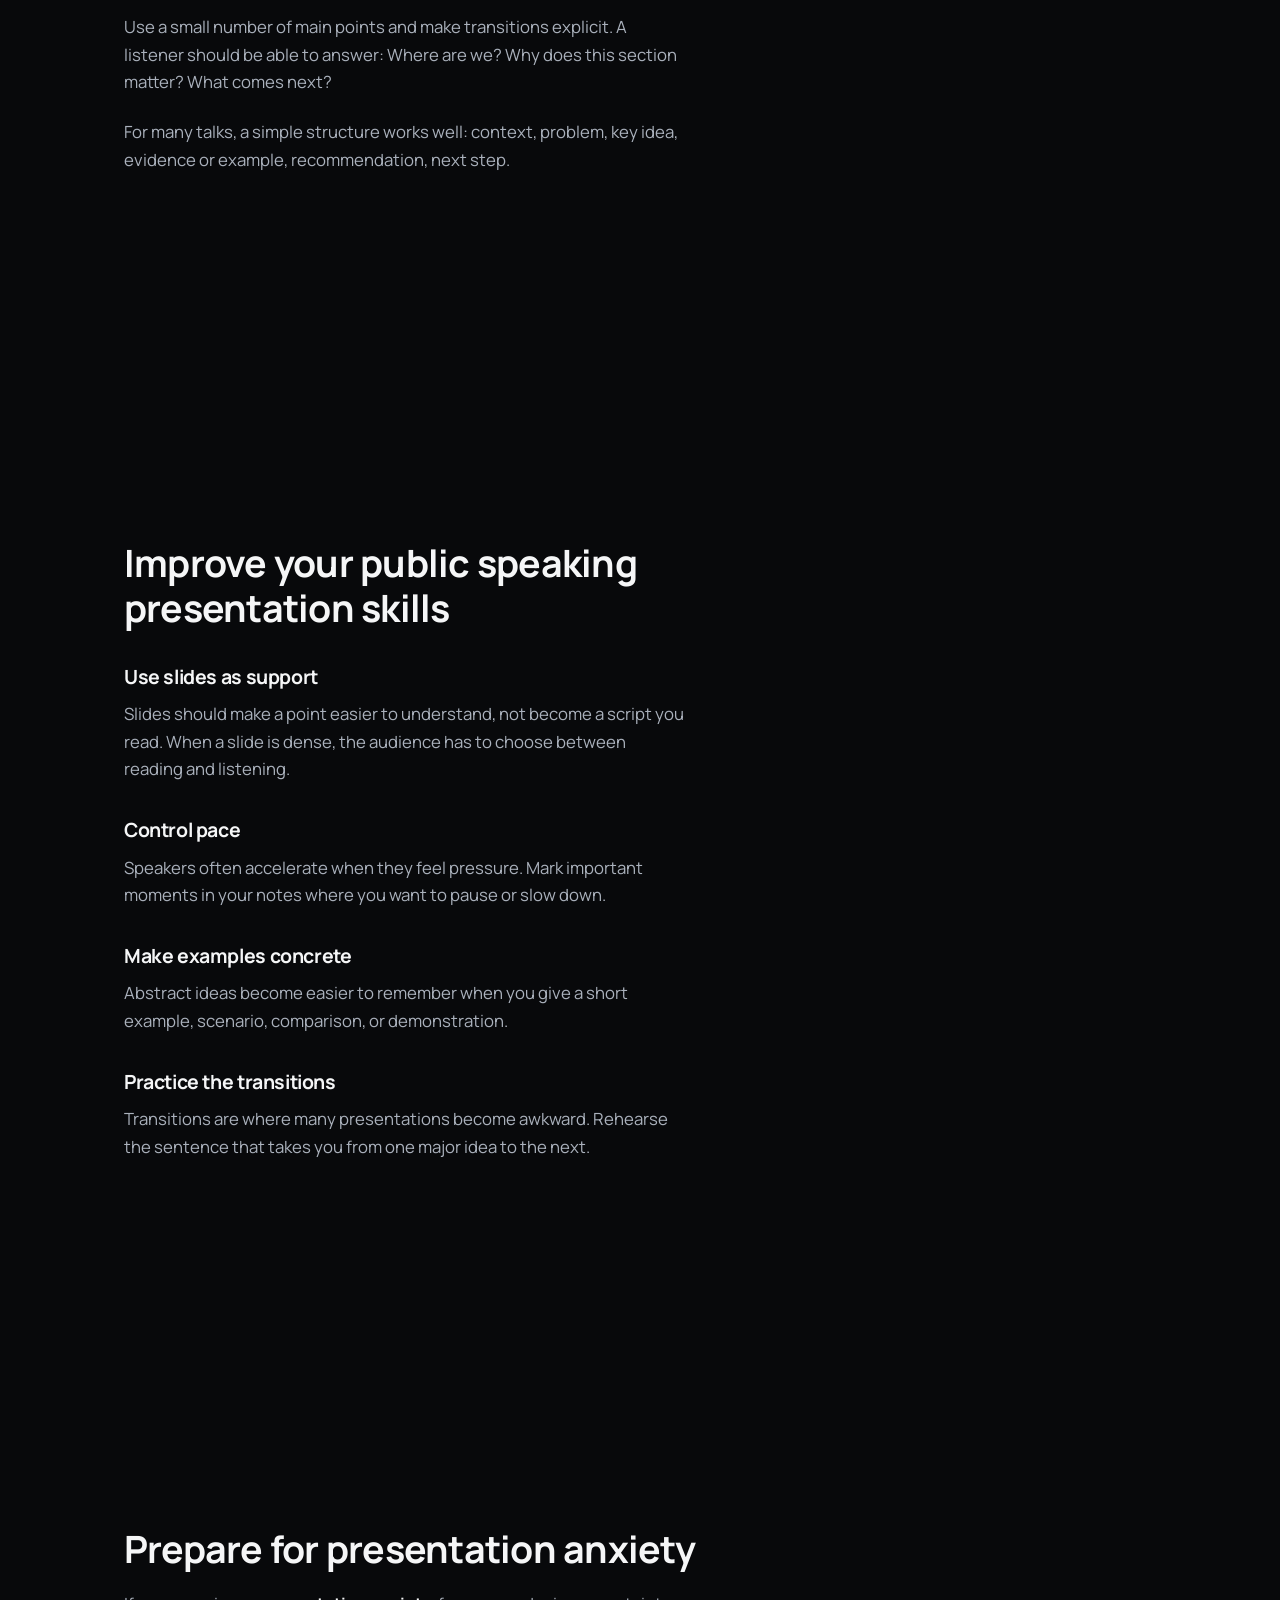
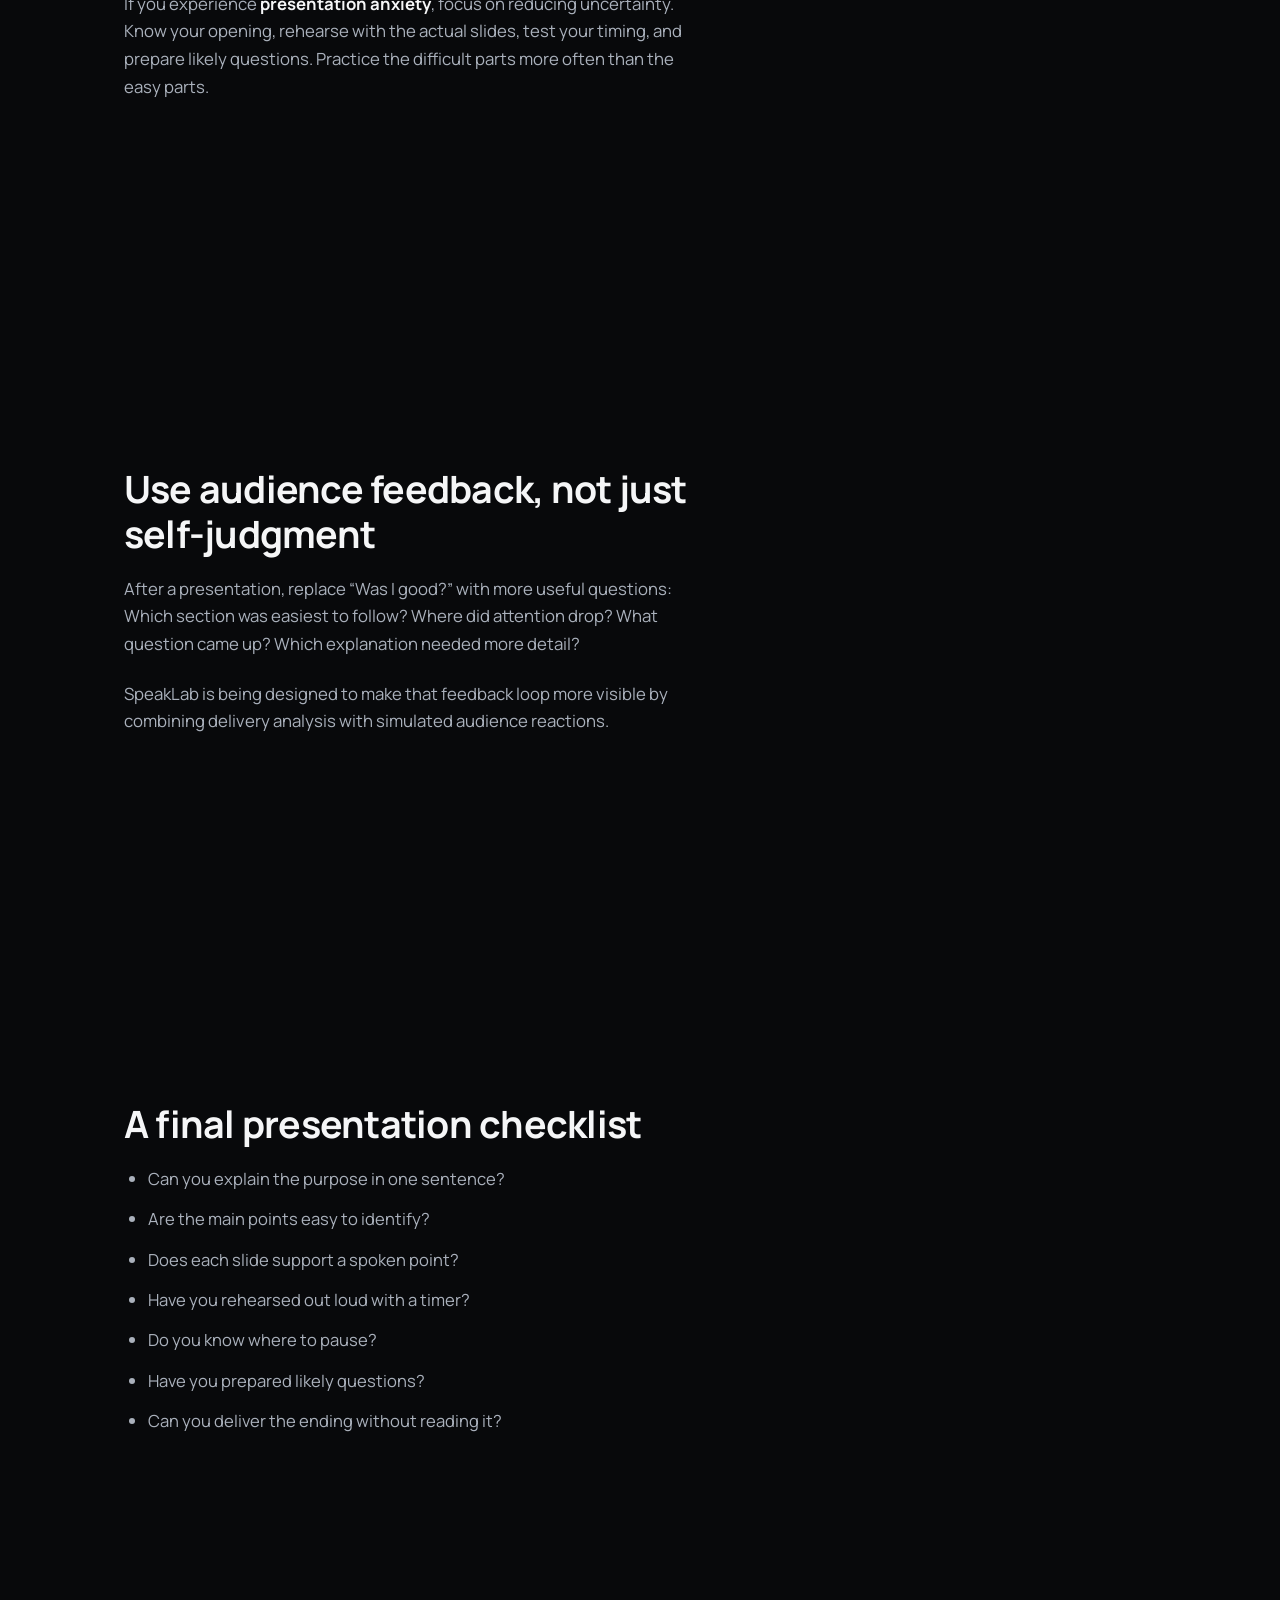
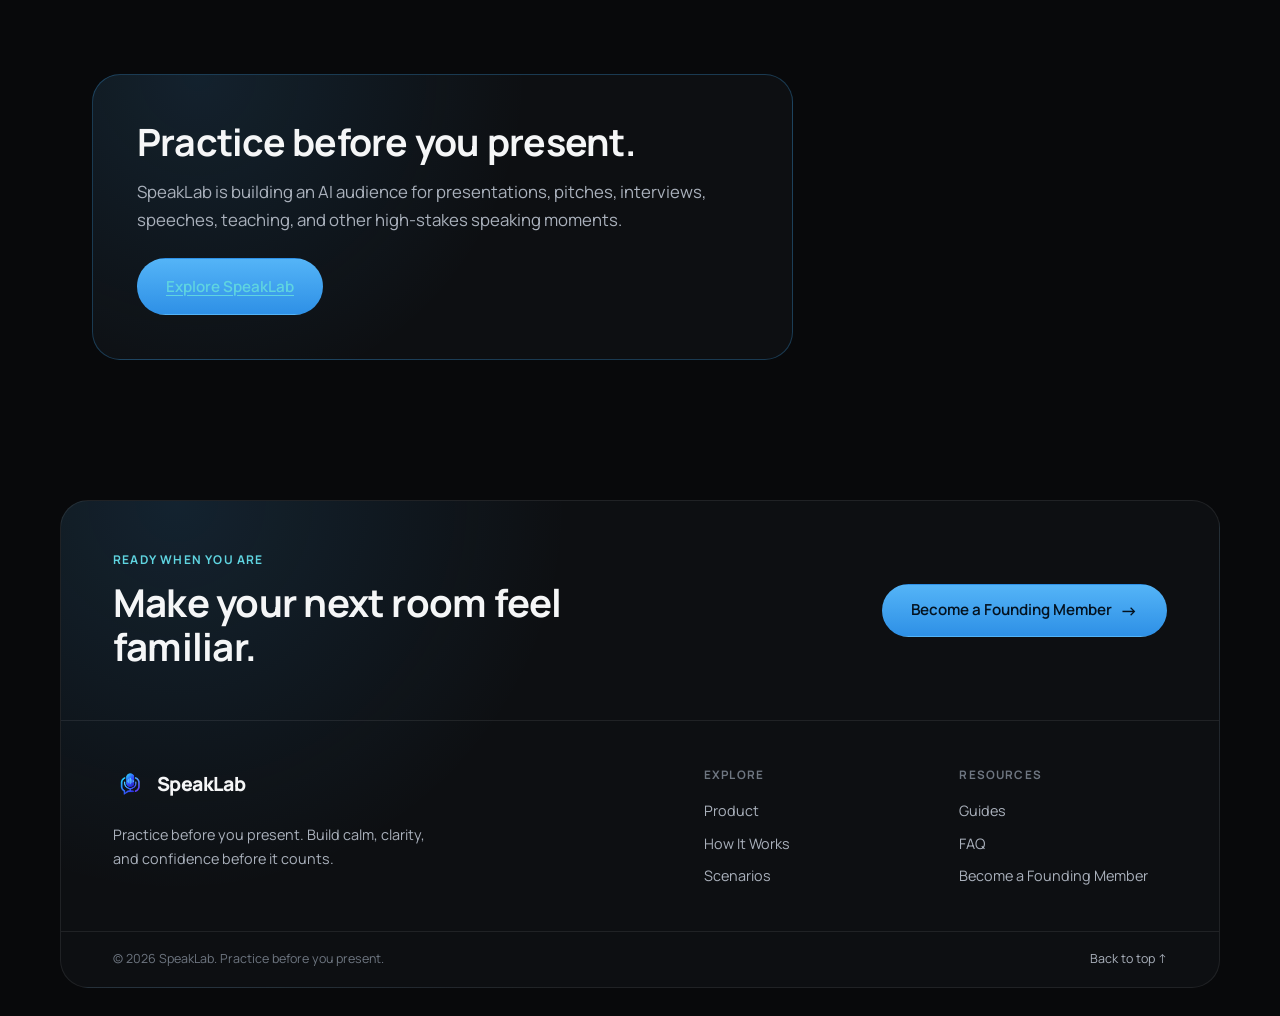
<file: guides/presentation-skills.html>
<!DOCTYPE html>
<html lang="en">
<head>
<meta charset="UTF-8">
<meta name="viewport" content="width=device-width, initial-scale=1.0">
<link rel="icon" href="../logo.ico" sizes="any">
<title>Presentation Skills: How to Speak Clearly and Keep Attention | SpeakLab</title>
<meta name="description" content="Improve presentation skills with practical techniques for structure, delivery, audience awareness, slide use, confidence and Q&amp;A.">
<meta name="robots" content="index,follow">
<link rel="canonical" href="https://speaklab.live/guides/presentation-skills.html">
<meta property="og:title" content="Presentation Skills: How to Deliver a Clearer, Stronger Talk">
<meta property="og:description" content="Improve presentation skills with practical techniques for structure, delivery, audience awareness, slide use, confidence and Q&amp;A.">
<meta property="og:type" content="article">
<meta property="og:url" content="https://speaklab.live/guides/presentation-skills.html">
<link rel="preconnect" href="https://fonts.googleapis.com">
<link rel="preconnect" href="https://fonts.gstatic.com" crossorigin>
<link href="https://fonts.googleapis.com/css2?family=Manrope:wght@300;400;500;600;700;800&display=swap" rel="stylesheet">
<link rel="stylesheet" href="../styles.css">
<link rel="stylesheet" href="../seo-content.css">
<script type="application/ld+json">{"@context": "https://schema.org", "@type": "Article", "headline": "Presentation Skills: How to Deliver a Clearer, Stronger Talk", "description": "Improve presentation skills with practical techniques for structure, delivery, audience awareness, slide use, confidence and Q&A.", "author": {"@type": "Organization", "name": "SpeakLab", "url": "https://speaklab.live/"}, "publisher": {"@type": "Organization", "name": "SpeakLab", "url": "https://speaklab.live/"}, "datePublished": "2026-09-28", "dateModified": "2026-09-28", "mainEntityOfPage": "https://speaklab.live/guides/presentation-skills.html"}</script>
<script type="application/ld+json">{"@context": "https://schema.org", "@type": "BreadcrumbList", "itemListElement": [{"@type": "ListItem", "position": 1, "name": "Home", "item": "https://speaklab.live/"}, {"@type": "ListItem", "position": 2, "name": "Guides", "item": "https://speaklab.live/guides/"}, {"@type": "ListItem", "position": 3, "name": "Presentation Skills: How to Deliver a Clearer, Stronger Talk", "item": "https://speaklab.live/guides/presentation-skills.html"}]}</script>
</head>
<body>
<header class="nav scrolled" id="nav">
  <div class="nav-inner">
    <a href="../index.html" class="nav-logo" aria-label="SpeakLab home">
      <img src="../logo.png" width="28" height="28" alt="">
      <span>SpeakLab</span>
    </a>
    <nav class="nav-links" aria-label="Primary">
      <a href="../index.html#product">Product</a>
      <a href="index.html">Guides</a>
      <a href="../index.html#faq">FAQ</a>
    </nav>
    <a class="btn btn-primary nav-cta" href="../index.html#founding-member">Become a Founding Member</a>
  </div>
</header>

<main class="guide-shell">
  <nav class="guide-breadcrumbs" aria-label="Breadcrumb">
    <a href="../index.html">SpeakLab</a><span>→</span><a href="index.html">Guides</a><span>→</span><span>presentation skills</span>
  </nav>

  <header class="guide-hero">
    <p class="guide-kicker">Presentation Guide</p>
    <h1>Presentation Skills: How to Deliver a Clearer, Stronger Talk</h1>
    <p class="guide-dek">Good presentation skills combine clear thinking with clear delivery. The strongest deck cannot rescue a confusing explanation, and a confident voice cannot rescue a presentation with no structure.</p>
    <p class="guide-meta">Published September 28, 2026 · By SpeakLab</p>
  </header>

  <div class="guide-layout">
    <article class="guide-article">
      <section><h2>Start with the audience, not the slides</h2>
<p>Before opening presentation software, write one sentence: “By the end, this audience should understand…” Then add what you want them to do, decide, or remember.</p>
<p>This keeps the presentation centered on the listener instead of on the amount of information you could include.</p>
</section>
<section><h2>Build a visible structure</h2>
<p>Use a small number of main points and make transitions explicit. A listener should be able to answer: Where are we? Why does this section matter? What comes next?</p>
<p>For many talks, a simple structure works well: context, problem, key idea, evidence or example, recommendation, next step.</p>
</section>
<section><h2>Improve your public speaking presentation skills</h2>
<h3>Use slides as support</h3>
<p>Slides should make a point easier to understand, not become a script you read. When a slide is dense, the audience has to choose between reading and listening.</p>
<h3>Control pace</h3>
<p>Speakers often accelerate when they feel pressure. Mark important moments in your notes where you want to pause or slow down.</p>
<h3>Make examples concrete</h3>
<p>Abstract ideas become easier to remember when you give a short example, scenario, comparison, or demonstration.</p>
<h3>Practice the transitions</h3>
<p>Transitions are where many presentations become awkward. Rehearse the sentence that takes you from one major idea to the next.</p>
</section>
<section><h2>Prepare for presentation anxiety</h2>
<p>If you experience <strong>presentation anxiety</strong>, focus on reducing uncertainty. Know your opening, rehearse with the actual slides, test your timing, and prepare likely questions. Practice the difficult parts more often than the easy parts.</p>
</section>
<section><h2>Use audience feedback, not just self-judgment</h2>
<p>After a presentation, replace “Was I good?” with more useful questions: Which section was easiest to follow? Where did attention drop? What question came up? Which explanation needed more detail?</p>
<p>SpeakLab is being designed to make that feedback loop more visible by combining delivery analysis with simulated audience reactions.</p>
</section>
<section><h2>A final presentation checklist</h2>
<ul>
<li>Can you explain the purpose in one sentence?</li>
<li>Are the main points easy to identify?</li>
<li>Does each slide support a spoken point?</li>
<li>Have you rehearsed out loud with a timer?</li>
<li>Do you know where to pause?</li>
<li>Have you prepared likely questions?</li>
<li>Can you deliver the ending without reading it?</li>
</ul>
</section>
      <section class="guide-cta">
        <h2>Practice before you present.</h2>
        <p>SpeakLab is building an AI audience for presentations, pitches, interviews, speeches, teaching, and other high-stakes speaking moments.</p>
        <a class="btn btn-primary" href="../index.html#top">Explore SpeakLab</a>
      </section>
    </article>

    <aside class="guide-aside">
      <h2>Practice with SpeakLab</h2>
      <p>Rehearse real speaking scenarios with a simulated audience, then use feedback to improve your next attempt.</p>
      <a class="btn btn-primary btn-full" href="../index.html#founding-member">Become a Founding Member</a>
      <div class="guide-links">
        <strong>Related guides</strong>
        <a href="public-speaking-skills.html">Public speaking skills</a><a href="public-speaking-practice.html">Public speaking practice</a><a href="speaking-with-confidence.html">Speaking with confidence</a><a href="ai-public-speaking-coach.html">AI public speaking coach</a>
      </div>
    </aside>
  </div>
</main>

<footer class="footer">
  <div class="footer-cta">
    <div>
      <p class="footer-eyebrow">Ready when you are</p>
      <h2>Make your next room feel familiar.</h2>
    </div>
    <a class="btn btn-primary" href="../index.html#founding-member">Become a Founding Member <span aria-hidden="true">→</span></a>
  </div>

  <div class="footer-top">
    <div class="footer-brand">
      <a href="../index.html" class="footer-mark" aria-label="SpeakLab home">
        <img src="../logo.png" width="34" height="34" alt="">
        <span class="footer-logo">SpeakLab</span>
      </a>
      <p>Practice before you present. Build calm, clarity, and confidence before it counts.</p>
    </div>

    <nav class="footer-links" aria-label="Footer navigation">
      <p>Explore</p>
      <a href="../index.html#product">Product</a>
      <a href="../index.html#how-it-works">How It Works</a>
      <a href="../index.html#scenarios">Scenarios</a>
    </nav>

    <nav class="footer-links" aria-label="Resources">
      <p>Resources</p>
      <a href="index.html">Guides</a>
      <a href="../index.html#faq">FAQ</a>
      <a href="../index.html#founding-member">Become a Founding Member</a>
    </nav>
  </div>
  <div class="footer-bottom">
    <p>© 2026 SpeakLab. Practice before you present.</p>
    <a href="../index.html#top">Back to top <span aria-hidden="true">↑</span></a>
  </div>
</footer>
</body>
</html>
</file>
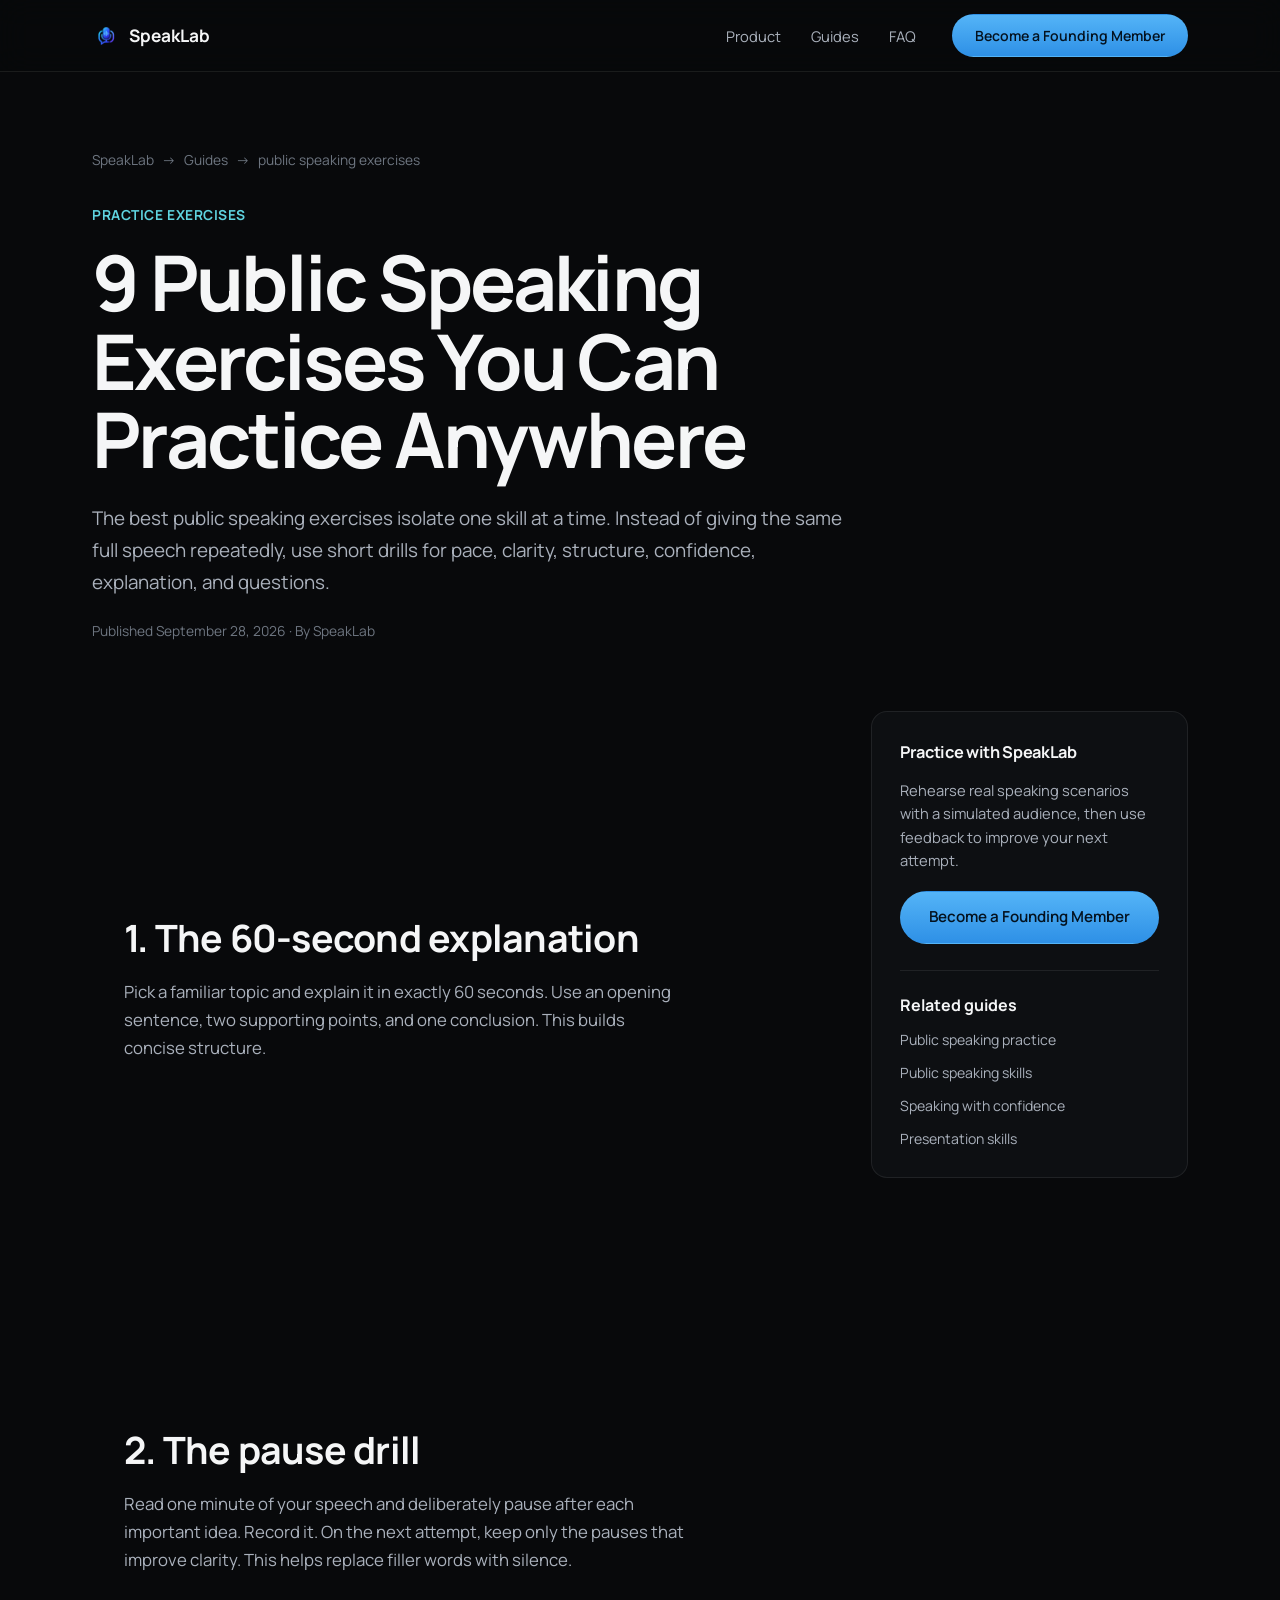
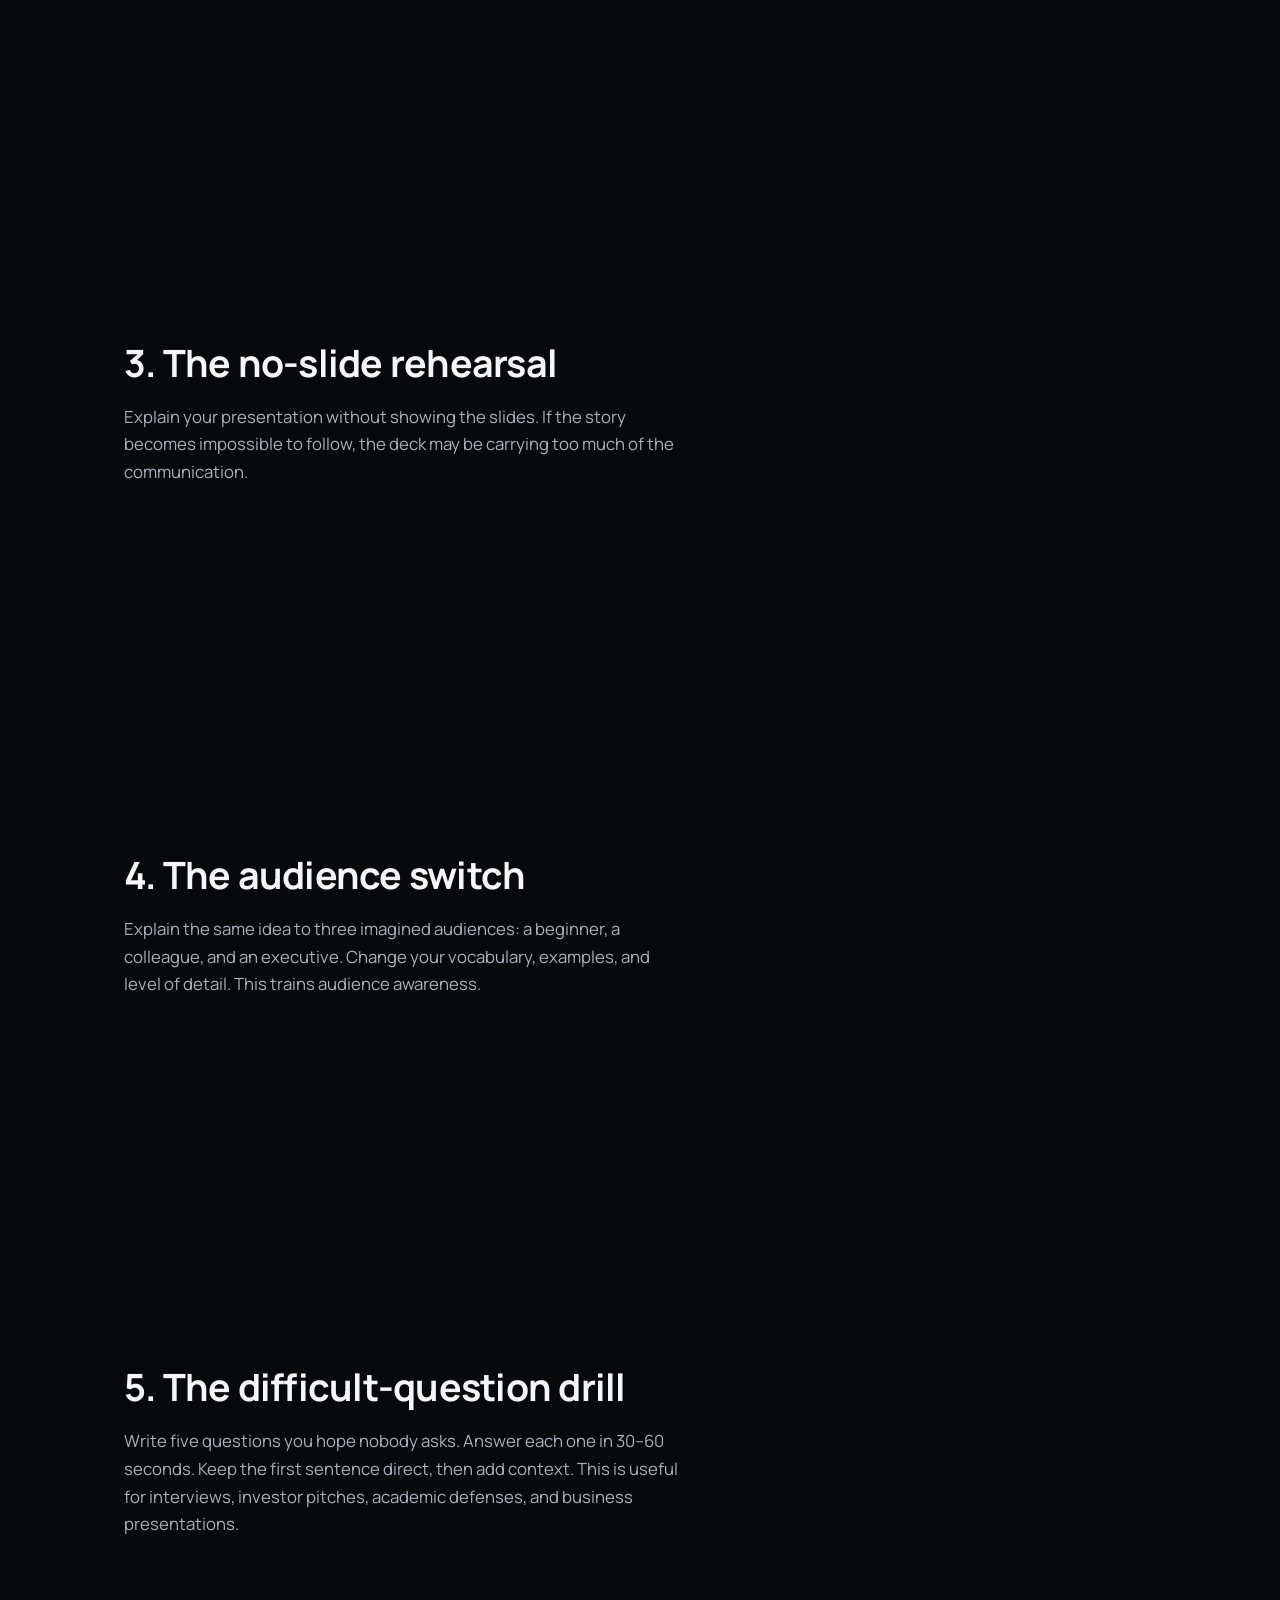
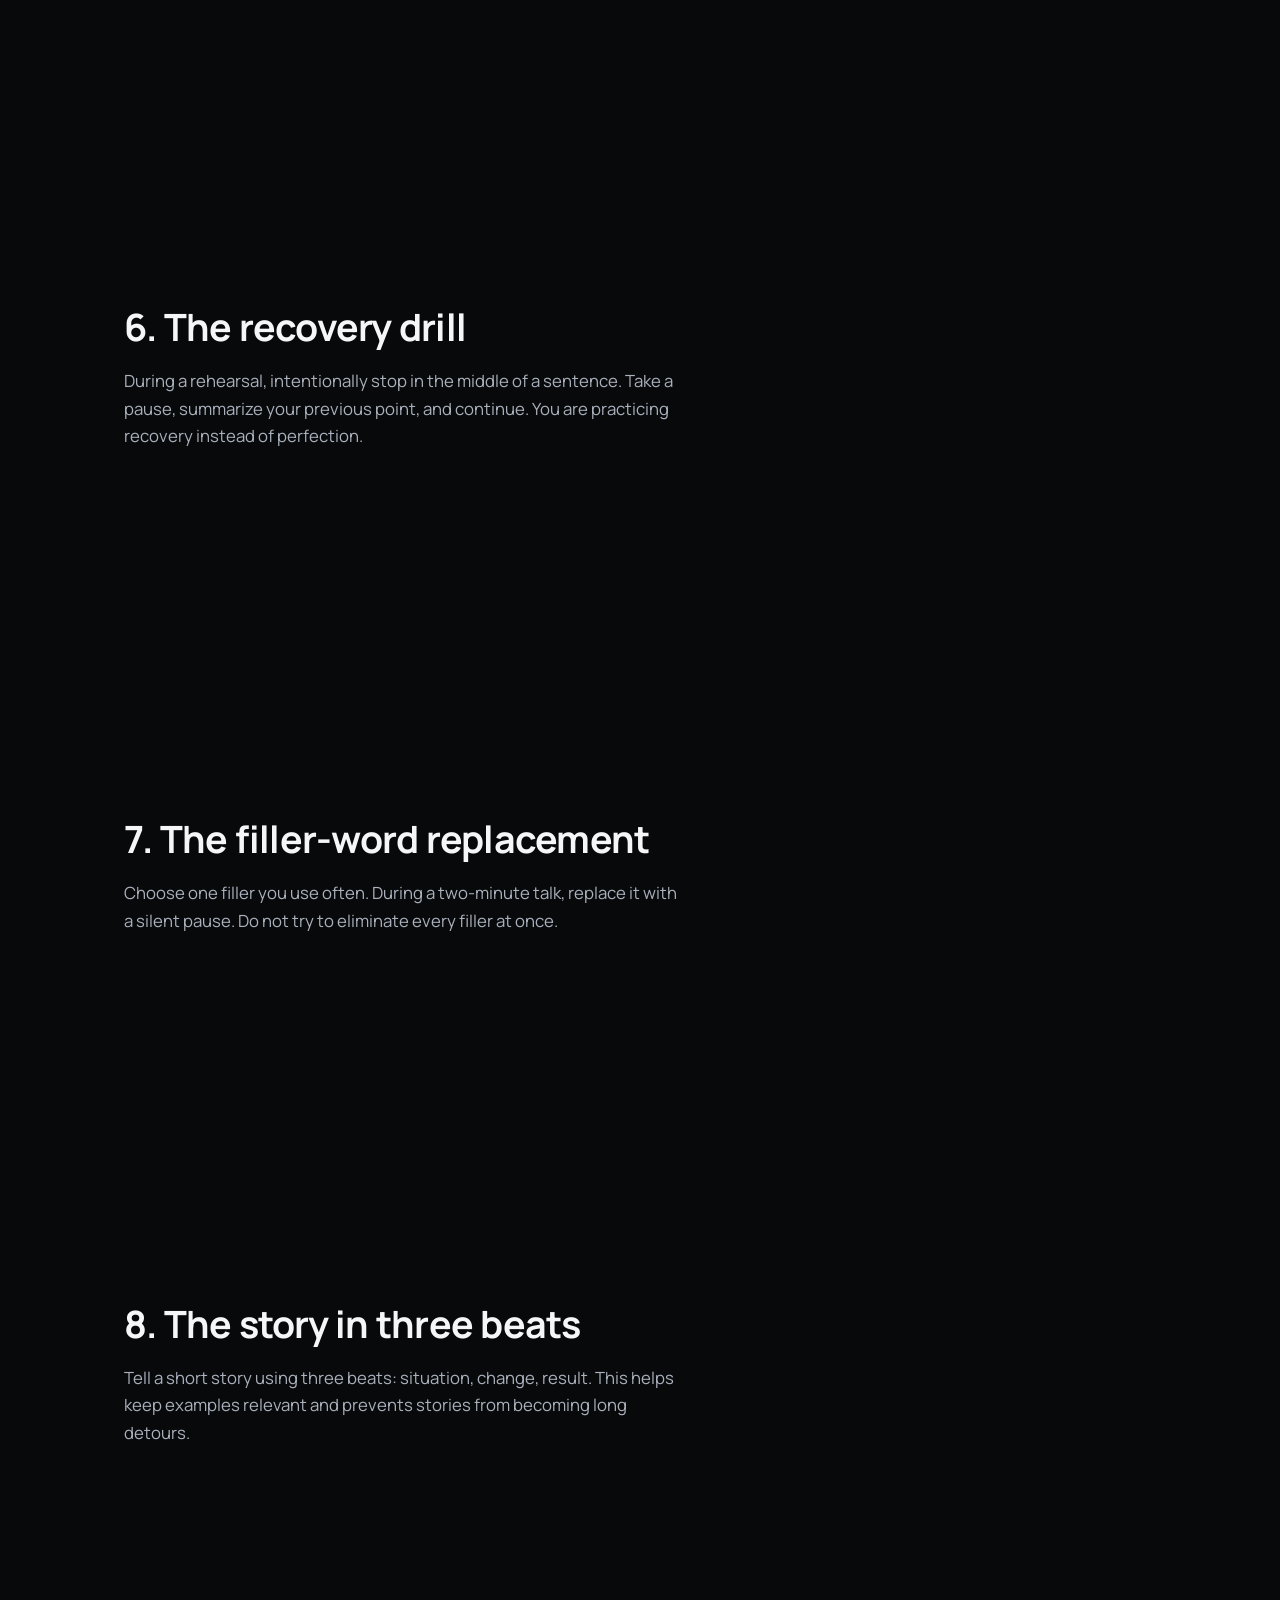
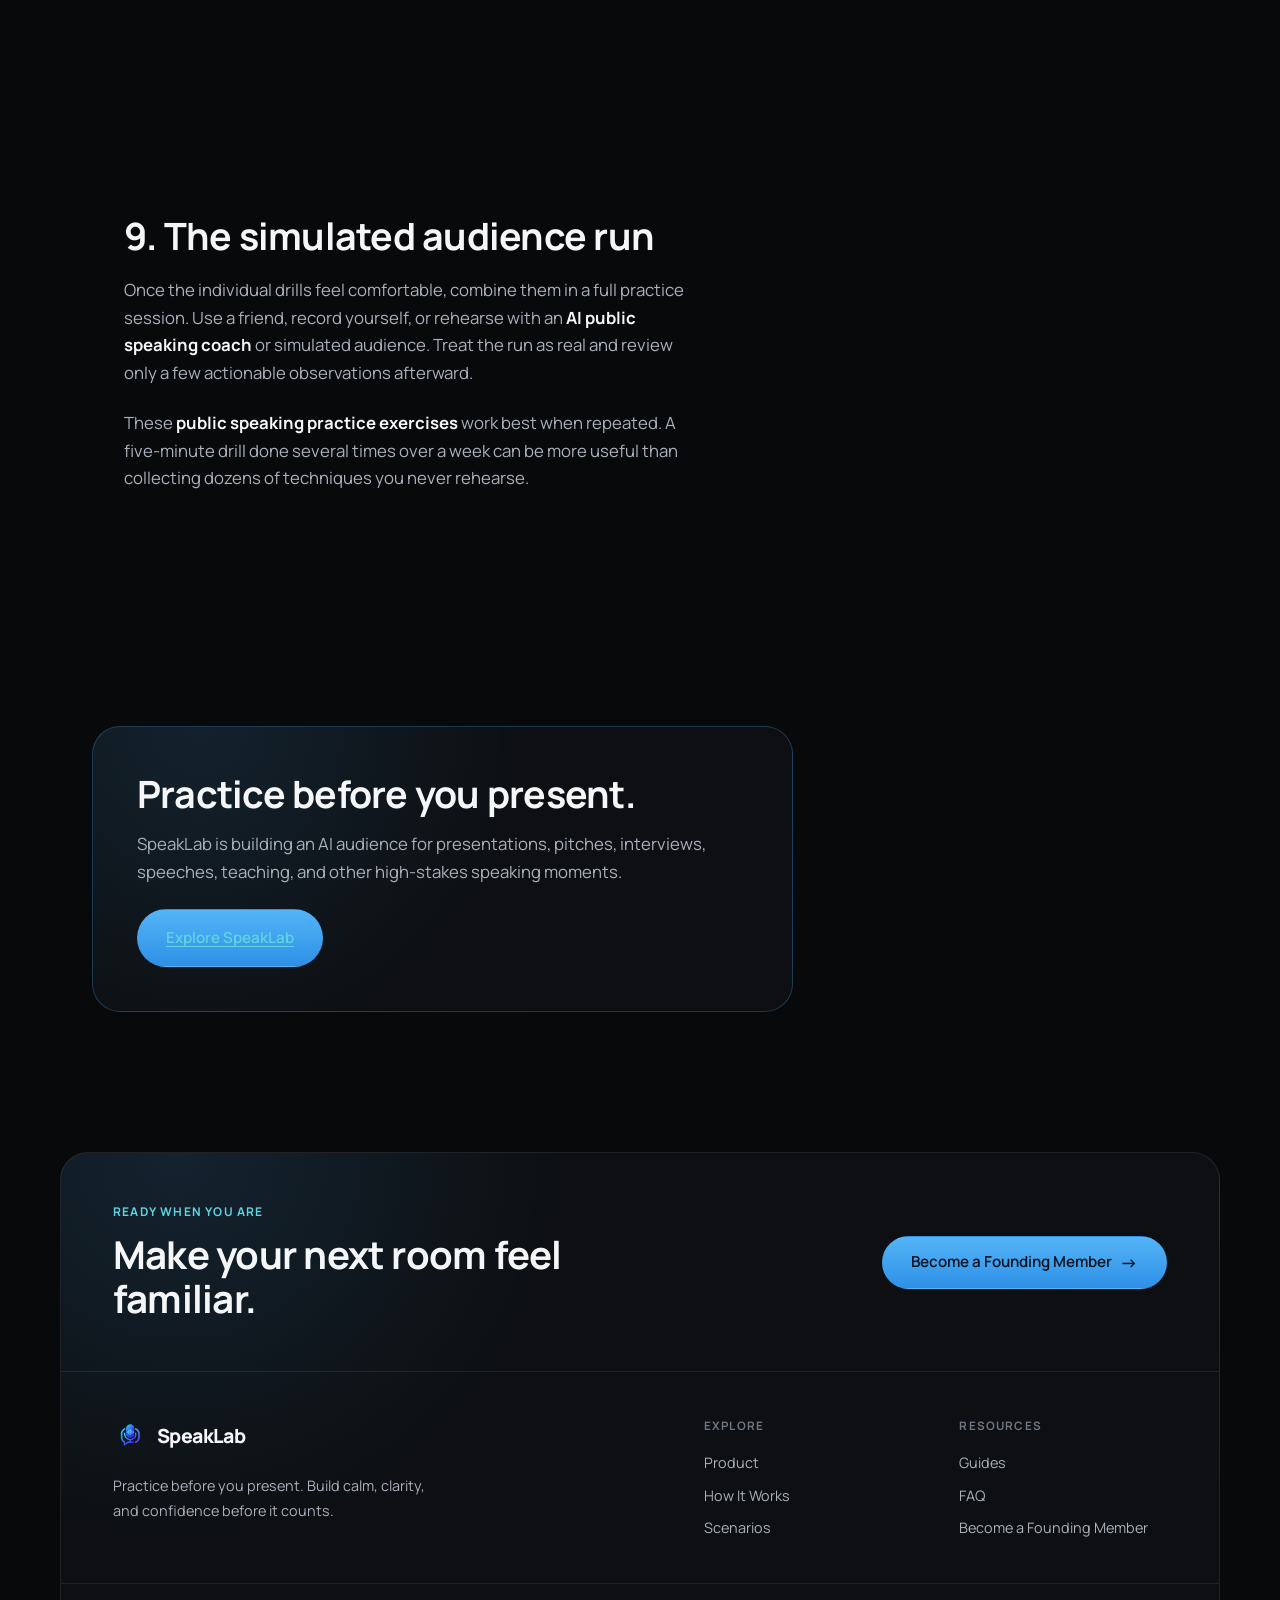
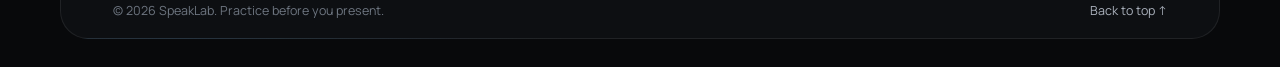
<file: guides/public-speaking-exercises.html>
<!DOCTYPE html>
<html lang="en">
<head>
<meta charset="UTF-8">
<meta name="viewport" content="width=device-width, initial-scale=1.0">
<link rel="icon" href="../logo.ico" sizes="any">
<title>Public Speaking Exercises: 9 Drills to Improve Your Speaking | SpeakLab</title>
<meta name="description" content="Try nine public speaking exercises for pacing, clarity, confidence, storytelling, impromptu speaking, Q&amp;A and presentation practice.">
<meta name="robots" content="index,follow">
<link rel="canonical" href="https://speaklab.live/guides/public-speaking-exercises.html">
<meta property="og:title" content="9 Public Speaking Exercises You Can Practice Anywhere">
<meta property="og:description" content="Try nine public speaking exercises for pacing, clarity, confidence, storytelling, impromptu speaking, Q&amp;A and presentation practice.">
<meta property="og:type" content="article">
<meta property="og:url" content="https://speaklab.live/guides/public-speaking-exercises.html">
<link rel="preconnect" href="https://fonts.googleapis.com">
<link rel="preconnect" href="https://fonts.gstatic.com" crossorigin>
<link href="https://fonts.googleapis.com/css2?family=Manrope:wght@300;400;500;600;700;800&display=swap" rel="stylesheet">
<link rel="stylesheet" href="../styles.css">
<link rel="stylesheet" href="../seo-content.css">
<script type="application/ld+json">{"@context": "https://schema.org", "@type": "Article", "headline": "9 Public Speaking Exercises You Can Practice Anywhere", "description": "Try nine public speaking exercises for pacing, clarity, confidence, storytelling, impromptu speaking, Q&A and presentation practice.", "author": {"@type": "Organization", "name": "SpeakLab", "url": "https://speaklab.live/"}, "publisher": {"@type": "Organization", "name": "SpeakLab", "url": "https://speaklab.live/"}, "datePublished": "2026-09-28", "dateModified": "2026-09-28", "mainEntityOfPage": "https://speaklab.live/guides/public-speaking-exercises.html"}</script>
<script type="application/ld+json">{"@context": "https://schema.org", "@type": "BreadcrumbList", "itemListElement": [{"@type": "ListItem", "position": 1, "name": "Home", "item": "https://speaklab.live/"}, {"@type": "ListItem", "position": 2, "name": "Guides", "item": "https://speaklab.live/guides/"}, {"@type": "ListItem", "position": 3, "name": "9 Public Speaking Exercises You Can Practice Anywhere", "item": "https://speaklab.live/guides/public-speaking-exercises.html"}]}</script>
</head>
<body>
<header class="nav scrolled" id="nav">
  <div class="nav-inner">
    <a href="../index.html" class="nav-logo" aria-label="SpeakLab home">
      <img src="../logo.png" width="28" height="28" alt="">
      <span>SpeakLab</span>
    </a>
    <nav class="nav-links" aria-label="Primary">
      <a href="../index.html#product">Product</a>
      <a href="index.html">Guides</a>
      <a href="../index.html#faq">FAQ</a>
    </nav>
    <a class="btn btn-primary nav-cta" href="../index.html#founding-member">Become a Founding Member</a>
  </div>
</header>

<main class="guide-shell">
  <nav class="guide-breadcrumbs" aria-label="Breadcrumb">
    <a href="../index.html">SpeakLab</a><span>→</span><a href="index.html">Guides</a><span>→</span><span>public speaking exercises</span>
  </nav>

  <header class="guide-hero">
    <p class="guide-kicker">Practice Exercises</p>
    <h1>9 Public Speaking Exercises You Can Practice Anywhere</h1>
    <p class="guide-dek">The best public speaking exercises isolate one skill at a time. Instead of giving the same full speech repeatedly, use short drills for pace, clarity, structure, confidence, explanation, and questions.</p>
    <p class="guide-meta">Published September 28, 2026 · By SpeakLab</p>
  </header>

  <div class="guide-layout">
    <article class="guide-article">
      <section><h2>1. The 60-second explanation</h2>
<p>Pick a familiar topic and explain it in exactly 60 seconds. Use an opening sentence, two supporting points, and one conclusion. This builds concise structure.</p>
</section>
<section><h2>2. The pause drill</h2>
<p>Read one minute of your speech and deliberately pause after each important idea. Record it. On the next attempt, keep only the pauses that improve clarity. This helps replace filler words with silence.</p>
</section>
<section><h2>3. The no-slide rehearsal</h2>
<p>Explain your presentation without showing the slides. If the story becomes impossible to follow, the deck may be carrying too much of the communication.</p>
</section>
<section><h2>4. The audience switch</h2>
<p>Explain the same idea to three imagined audiences: a beginner, a colleague, and an executive. Change your vocabulary, examples, and level of detail. This trains audience awareness.</p>
</section>
<section><h2>5. The difficult-question drill</h2>
<p>Write five questions you hope nobody asks. Answer each one in 30–60 seconds. Keep the first sentence direct, then add context. This is useful for interviews, investor pitches, academic defenses, and business presentations.</p>
</section>
<section><h2>6. The recovery drill</h2>
<p>During a rehearsal, intentionally stop in the middle of a sentence. Take a pause, summarize your previous point, and continue. You are practicing recovery instead of perfection.</p>
</section>
<section><h2>7. The filler-word replacement</h2>
<p>Choose one filler you use often. During a two-minute talk, replace it with a silent pause. Do not try to eliminate every filler at once.</p>
</section>
<section><h2>8. The story in three beats</h2>
<p>Tell a short story using three beats: situation, change, result. This helps keep examples relevant and prevents stories from becoming long detours.</p>
</section>
<section><h2>9. The simulated audience run</h2>
<p>Once the individual drills feel comfortable, combine them in a full practice session. Use a friend, record yourself, or rehearse with an <strong>AI public speaking coach</strong> or simulated audience. Treat the run as real and review only a few actionable observations afterward.</p>
<p>These <strong>public speaking practice exercises</strong> work best when repeated. A five-minute drill done several times over a week can be more useful than collecting dozens of techniques you never rehearse.</p>
</section>
      <section class="guide-cta">
        <h2>Practice before you present.</h2>
        <p>SpeakLab is building an AI audience for presentations, pitches, interviews, speeches, teaching, and other high-stakes speaking moments.</p>
        <a class="btn btn-primary" href="../index.html#top">Explore SpeakLab</a>
      </section>
    </article>

    <aside class="guide-aside">
      <h2>Practice with SpeakLab</h2>
      <p>Rehearse real speaking scenarios with a simulated audience, then use feedback to improve your next attempt.</p>
      <a class="btn btn-primary btn-full" href="../index.html#founding-member">Become a Founding Member</a>
      <div class="guide-links">
        <strong>Related guides</strong>
        <a href="public-speaking-practice.html">Public speaking practice</a><a href="public-speaking-skills.html">Public speaking skills</a><a href="speaking-with-confidence.html">Speaking with confidence</a><a href="presentation-skills.html">Presentation skills</a>
      </div>
    </aside>
  </div>
</main>

<footer class="footer">
  <div class="footer-cta">
    <div>
      <p class="footer-eyebrow">Ready when you are</p>
      <h2>Make your next room feel familiar.</h2>
    </div>
    <a class="btn btn-primary" href="../index.html#founding-member">Become a Founding Member <span aria-hidden="true">→</span></a>
  </div>

  <div class="footer-top">
    <div class="footer-brand">
      <a href="../index.html" class="footer-mark" aria-label="SpeakLab home">
        <img src="../logo.png" width="34" height="34" alt="">
        <span class="footer-logo">SpeakLab</span>
      </a>
      <p>Practice before you present. Build calm, clarity, and confidence before it counts.</p>
    </div>

    <nav class="footer-links" aria-label="Footer navigation">
      <p>Explore</p>
      <a href="../index.html#product">Product</a>
      <a href="../index.html#how-it-works">How It Works</a>
      <a href="../index.html#scenarios">Scenarios</a>
    </nav>

    <nav class="footer-links" aria-label="Resources">
      <p>Resources</p>
      <a href="index.html">Guides</a>
      <a href="../index.html#faq">FAQ</a>
      <a href="../index.html#founding-member">Become a Founding Member</a>
    </nav>
  </div>
  <div class="footer-bottom">
    <p>© 2026 SpeakLab. Practice before you present.</p>
    <a href="../index.html#top">Back to top <span aria-hidden="true">↑</span></a>
  </div>
</footer>
</body>
</html>
</file>
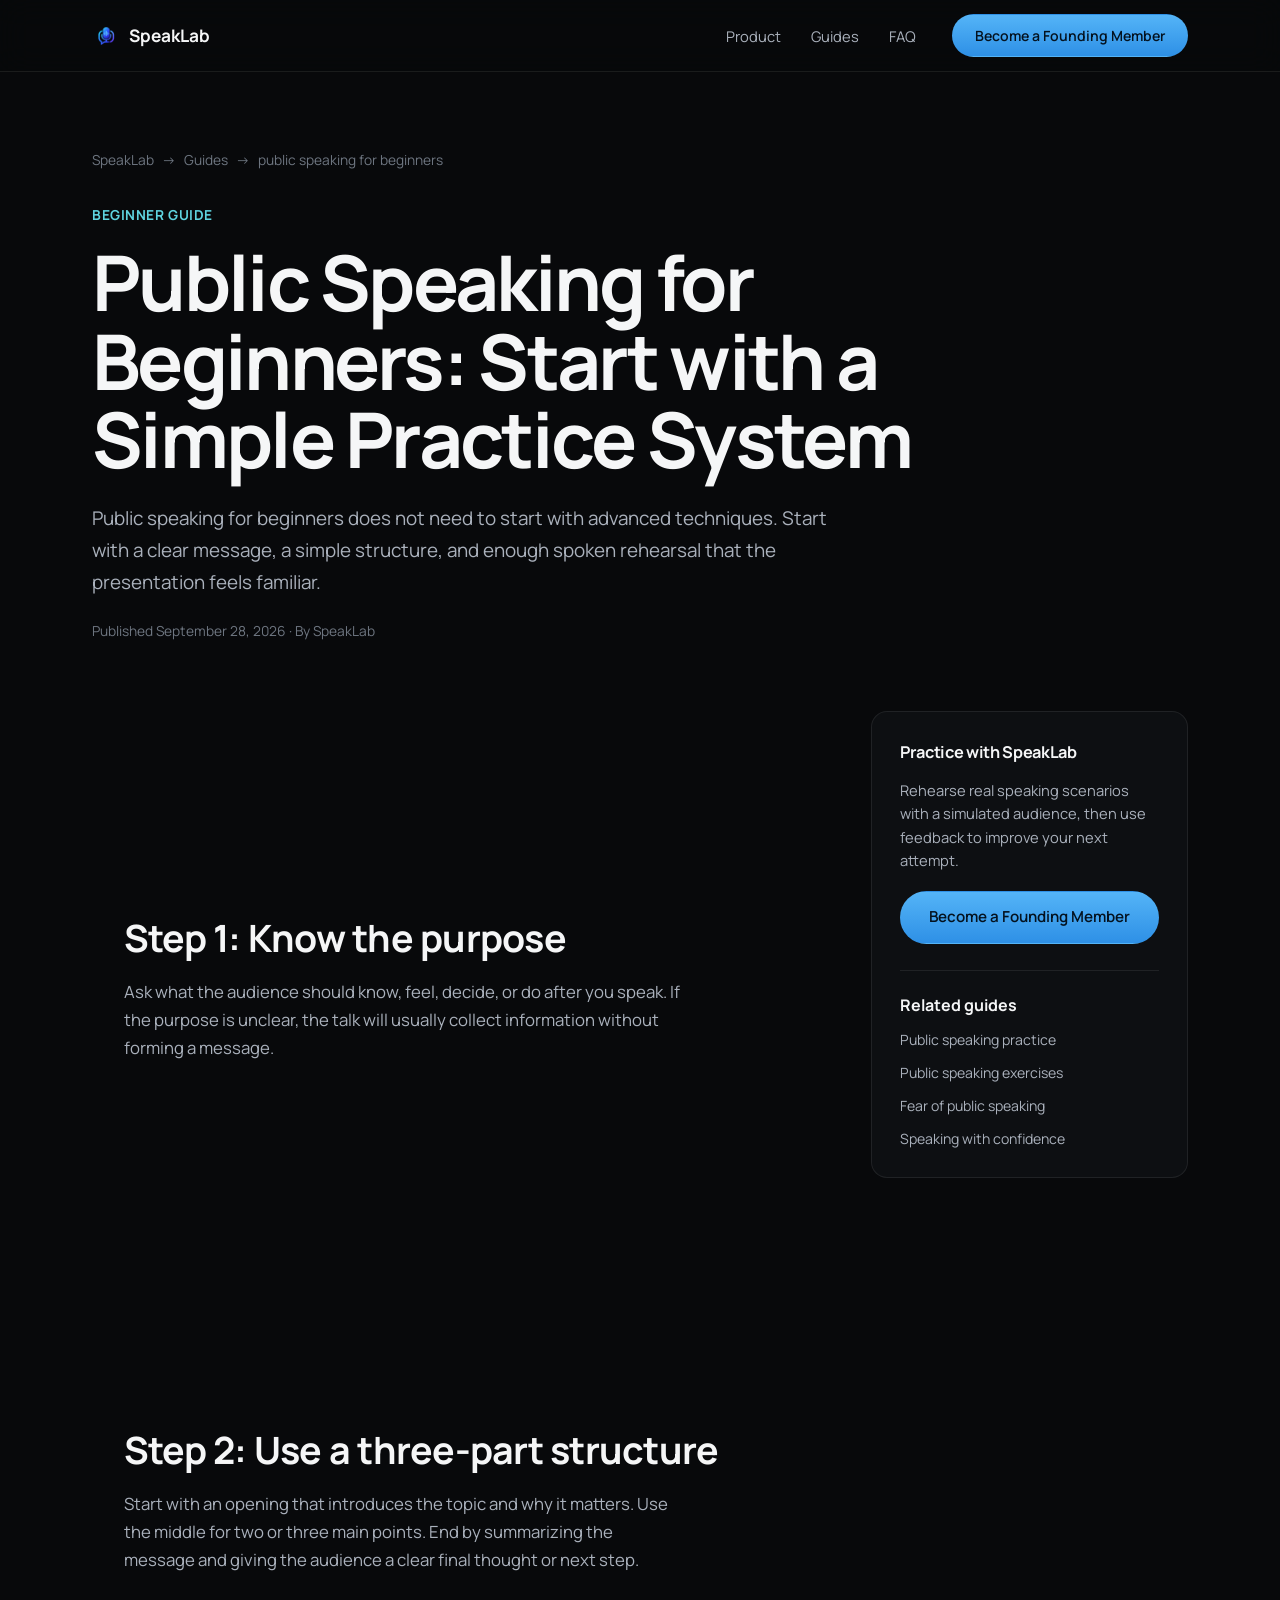
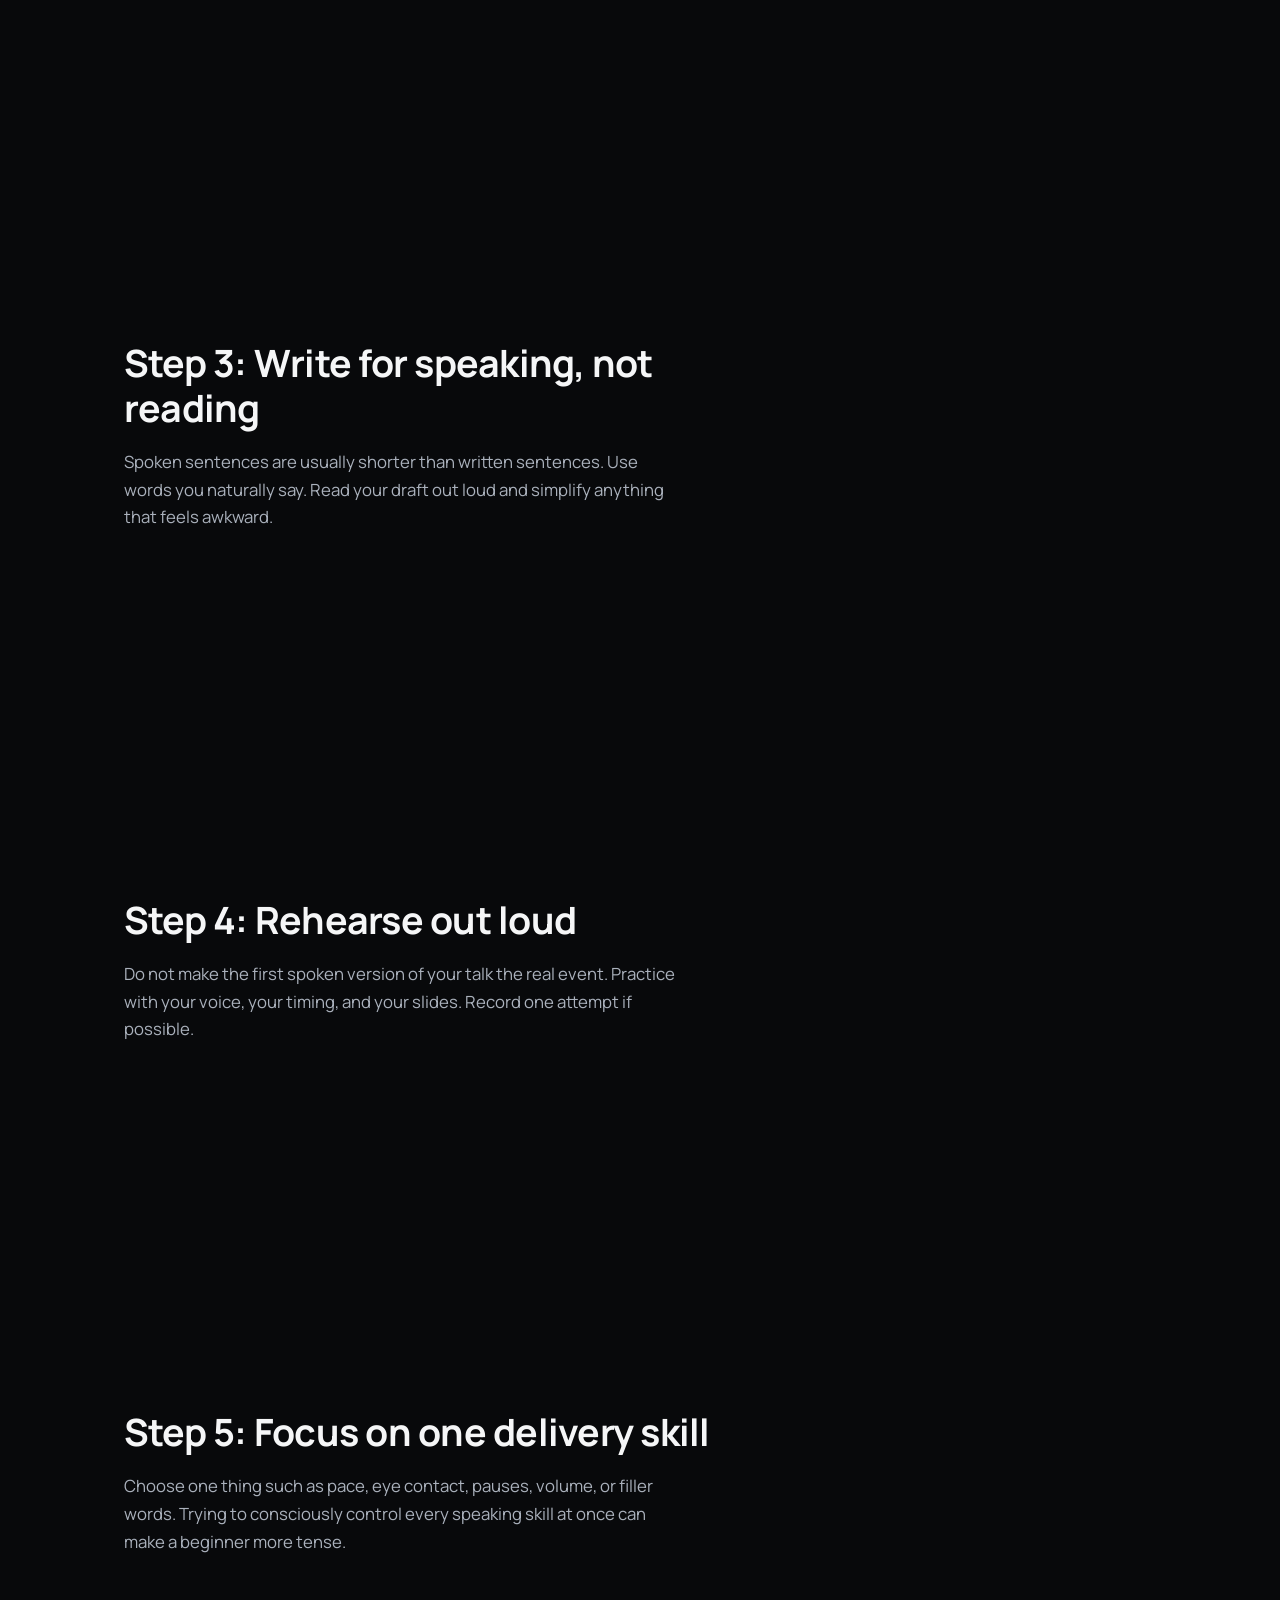
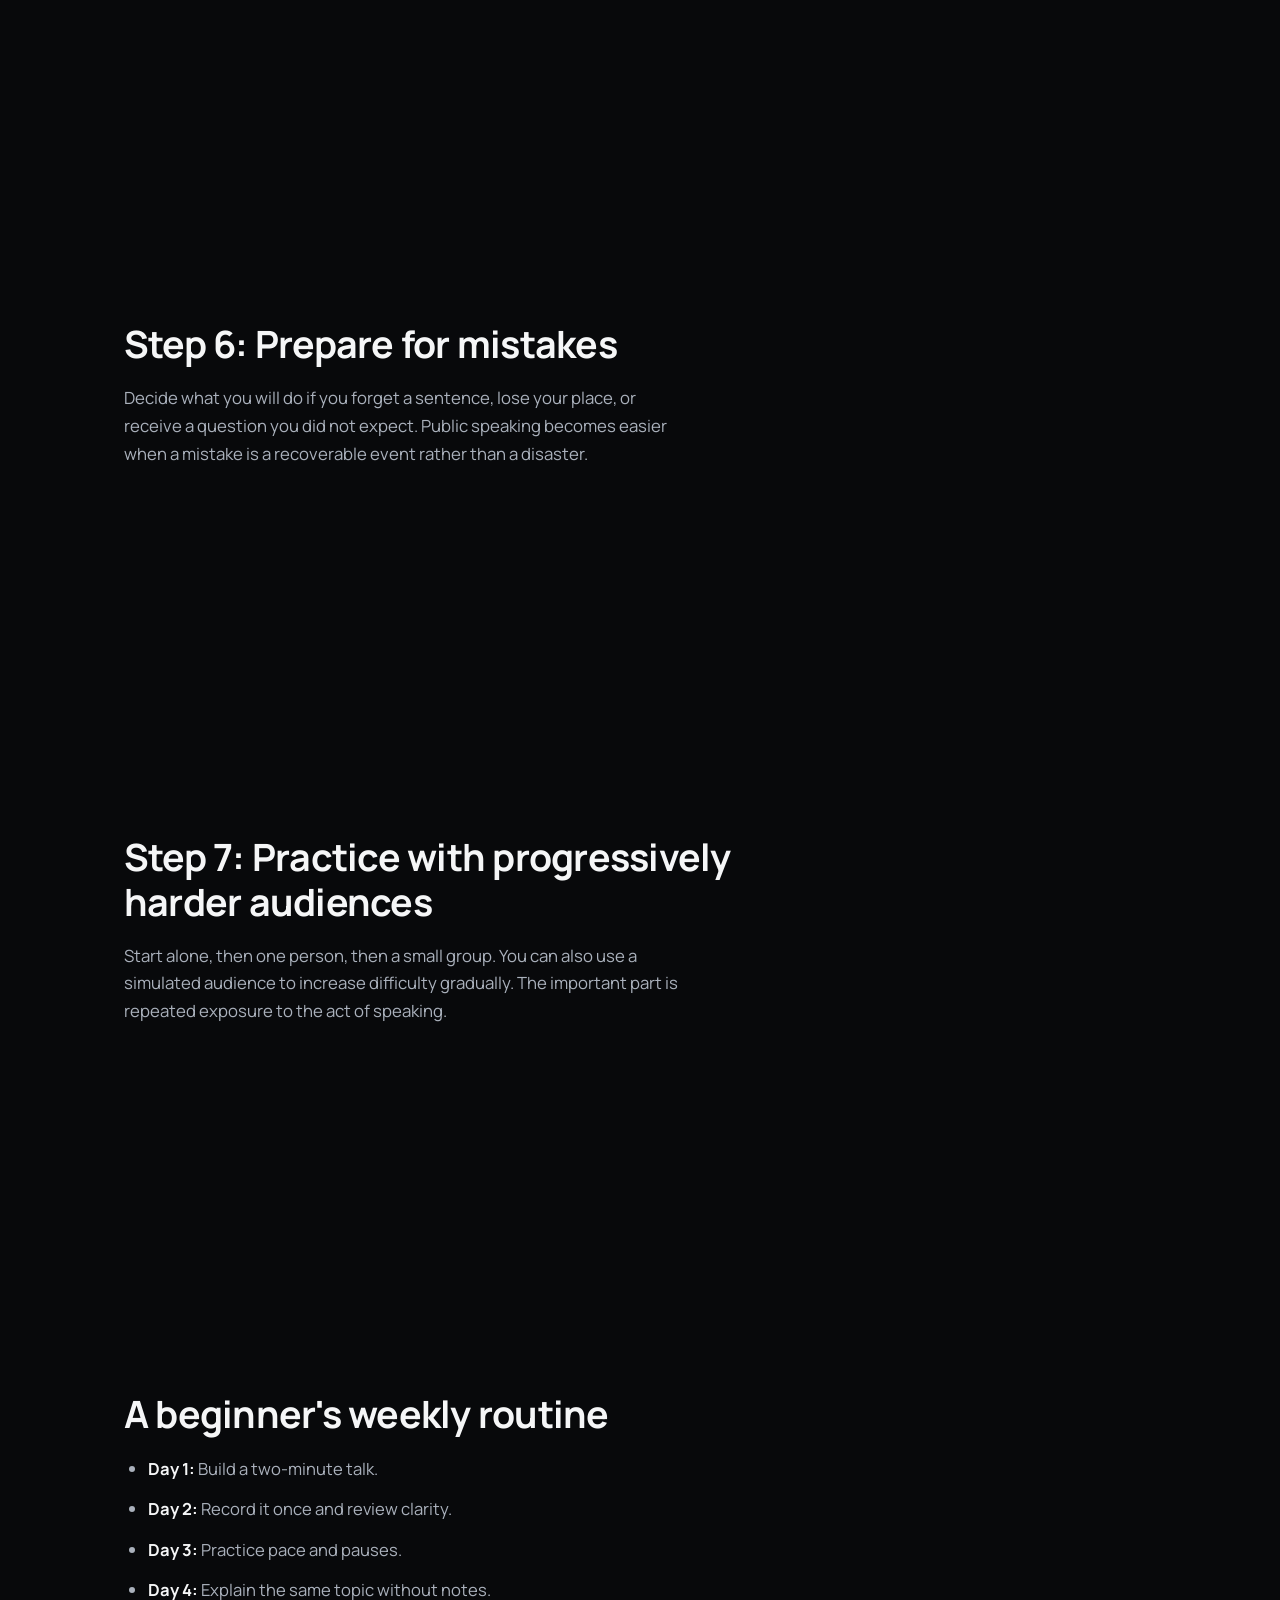
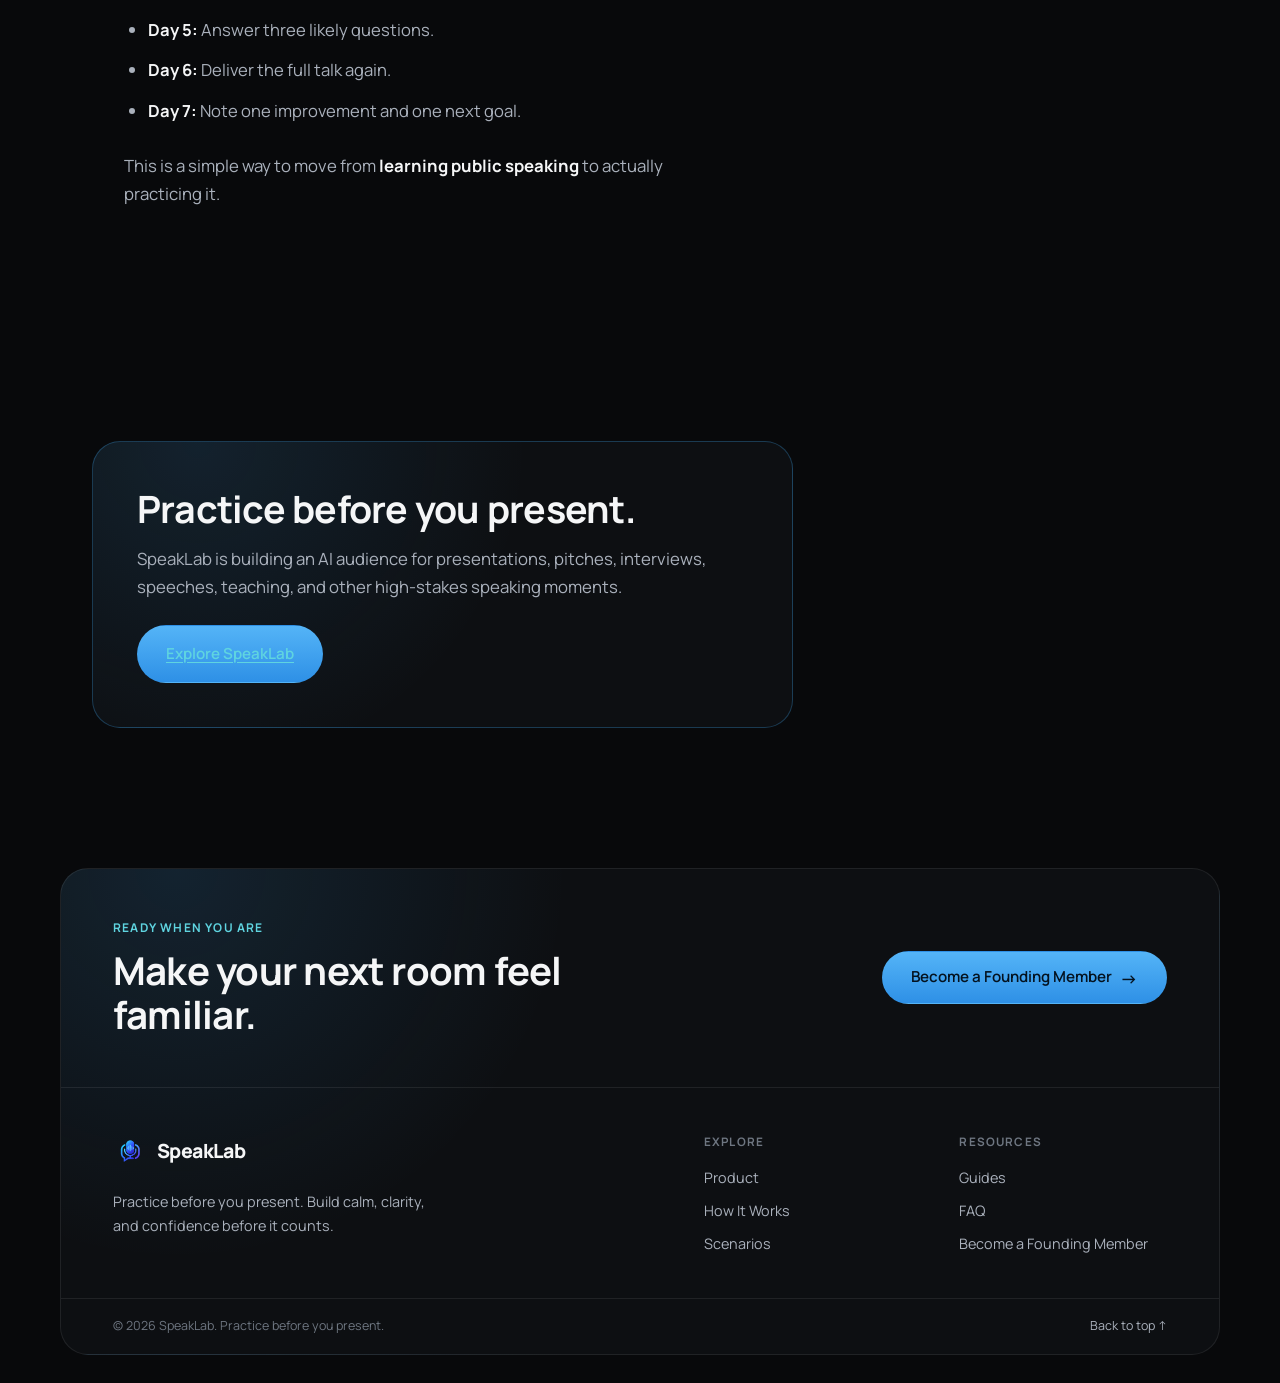
<file: guides/public-speaking-for-beginners.html>
<!DOCTYPE html>
<html lang="en">
<head>
<meta charset="UTF-8">
<meta name="viewport" content="width=device-width, initial-scale=1.0">
<link rel="icon" href="../logo.ico" sizes="any">
<title>Public Speaking for Beginners: A Simple Step-by-Step Guide | SpeakLab</title>
<meta name="description" content="A practical public speaking for beginners guide covering structure, rehearsal, nerves, delivery, practice and your first presentation.">
<meta name="robots" content="index,follow">
<link rel="canonical" href="https://speaklab.live/guides/public-speaking-for-beginners.html">
<meta property="og:title" content="Public Speaking for Beginners: Start with a Simple Practice System">
<meta property="og:description" content="A practical public speaking for beginners guide covering structure, rehearsal, nerves, delivery, practice and your first presentation.">
<meta property="og:type" content="article">
<meta property="og:url" content="https://speaklab.live/guides/public-speaking-for-beginners.html">
<link rel="preconnect" href="https://fonts.googleapis.com">
<link rel="preconnect" href="https://fonts.gstatic.com" crossorigin>
<link href="https://fonts.googleapis.com/css2?family=Manrope:wght@300;400;500;600;700;800&display=swap" rel="stylesheet">
<link rel="stylesheet" href="../styles.css">
<link rel="stylesheet" href="../seo-content.css">
<script type="application/ld+json">{"@context": "https://schema.org", "@type": "Article", "headline": "Public Speaking for Beginners: Start with a Simple Practice System", "description": "A practical public speaking for beginners guide covering structure, rehearsal, nerves, delivery, practice and your first presentation.", "author": {"@type": "Organization", "name": "SpeakLab", "url": "https://speaklab.live/"}, "publisher": {"@type": "Organization", "name": "SpeakLab", "url": "https://speaklab.live/"}, "datePublished": "2026-09-28", "dateModified": "2026-09-28", "mainEntityOfPage": "https://speaklab.live/guides/public-speaking-for-beginners.html"}</script>
<script type="application/ld+json">{"@context": "https://schema.org", "@type": "BreadcrumbList", "itemListElement": [{"@type": "ListItem", "position": 1, "name": "Home", "item": "https://speaklab.live/"}, {"@type": "ListItem", "position": 2, "name": "Guides", "item": "https://speaklab.live/guides/"}, {"@type": "ListItem", "position": 3, "name": "Public Speaking for Beginners: Start with a Simple Practice System", "item": "https://speaklab.live/guides/public-speaking-for-beginners.html"}]}</script>
</head>
<body>
<header class="nav scrolled" id="nav">
  <div class="nav-inner">
    <a href="../index.html" class="nav-logo" aria-label="SpeakLab home">
      <img src="../logo.png" width="28" height="28" alt="">
      <span>SpeakLab</span>
    </a>
    <nav class="nav-links" aria-label="Primary">
      <a href="../index.html#product">Product</a>
      <a href="index.html">Guides</a>
      <a href="../index.html#faq">FAQ</a>
    </nav>
    <a class="btn btn-primary nav-cta" href="../index.html#founding-member">Become a Founding Member</a>
  </div>
</header>

<main class="guide-shell">
  <nav class="guide-breadcrumbs" aria-label="Breadcrumb">
    <a href="../index.html">SpeakLab</a><span>→</span><a href="index.html">Guides</a><span>→</span><span>public speaking for beginners</span>
  </nav>

  <header class="guide-hero">
    <p class="guide-kicker">Beginner Guide</p>
    <h1>Public Speaking for Beginners: Start with a Simple Practice System</h1>
    <p class="guide-dek">Public speaking for beginners does not need to start with advanced techniques. Start with a clear message, a simple structure, and enough spoken rehearsal that the presentation feels familiar.</p>
    <p class="guide-meta">Published September 28, 2026 · By SpeakLab</p>
  </header>

  <div class="guide-layout">
    <article class="guide-article">
      <section><h2>Step 1: Know the purpose</h2>
<p>Ask what the audience should know, feel, decide, or do after you speak. If the purpose is unclear, the talk will usually collect information without forming a message.</p>
</section>
<section><h2>Step 2: Use a three-part structure</h2>
<p>Start with an opening that introduces the topic and why it matters. Use the middle for two or three main points. End by summarizing the message and giving the audience a clear final thought or next step.</p>
</section>
<section><h2>Step 3: Write for speaking, not reading</h2>
<p>Spoken sentences are usually shorter than written sentences. Use words you naturally say. Read your draft out loud and simplify anything that feels awkward.</p>
</section>
<section><h2>Step 4: Rehearse out loud</h2>
<p>Do not make the first spoken version of your talk the real event. Practice with your voice, your timing, and your slides. Record one attempt if possible.</p>
</section>
<section><h2>Step 5: Focus on one delivery skill</h2>
<p>Choose one thing such as pace, eye contact, pauses, volume, or filler words. Trying to consciously control every speaking skill at once can make a beginner more tense.</p>
</section>
<section><h2>Step 6: Prepare for mistakes</h2>
<p>Decide what you will do if you forget a sentence, lose your place, or receive a question you did not expect. Public speaking becomes easier when a mistake is a recoverable event rather than a disaster.</p>
</section>
<section><h2>Step 7: Practice with progressively harder audiences</h2>
<p>Start alone, then one person, then a small group. You can also use a simulated audience to increase difficulty gradually. The important part is repeated exposure to the act of speaking.</p>
</section>
<section><h2>A beginner's weekly routine</h2>
<ul>
<li><strong>Day 1:</strong> Build a two-minute talk.</li>
<li><strong>Day 2:</strong> Record it once and review clarity.</li>
<li><strong>Day 3:</strong> Practice pace and pauses.</li>
<li><strong>Day 4:</strong> Explain the same topic without notes.</li>
<li><strong>Day 5:</strong> Answer three likely questions.</li>
<li><strong>Day 6:</strong> Deliver the full talk again.</li>
<li><strong>Day 7:</strong> Note one improvement and one next goal.</li>
</ul>
<p>This is a simple way to move from <strong>learning public speaking</strong> to actually practicing it.</p>
</section>
      <section class="guide-cta">
        <h2>Practice before you present.</h2>
        <p>SpeakLab is building an AI audience for presentations, pitches, interviews, speeches, teaching, and other high-stakes speaking moments.</p>
        <a class="btn btn-primary" href="../index.html#top">Explore SpeakLab</a>
      </section>
    </article>

    <aside class="guide-aside">
      <h2>Practice with SpeakLab</h2>
      <p>Rehearse real speaking scenarios with a simulated audience, then use feedback to improve your next attempt.</p>
      <a class="btn btn-primary btn-full" href="../index.html#founding-member">Become a Founding Member</a>
      <div class="guide-links">
        <strong>Related guides</strong>
        <a href="public-speaking-practice.html">Public speaking practice</a><a href="public-speaking-exercises.html">Public speaking exercises</a><a href="fear-of-public-speaking.html">Fear of public speaking</a><a href="speaking-with-confidence.html">Speaking with confidence</a>
      </div>
    </aside>
  </div>
</main>

<footer class="footer">
  <div class="footer-cta">
    <div>
      <p class="footer-eyebrow">Ready when you are</p>
      <h2>Make your next room feel familiar.</h2>
    </div>
    <a class="btn btn-primary" href="../index.html#founding-member">Become a Founding Member <span aria-hidden="true">→</span></a>
  </div>

  <div class="footer-top">
    <div class="footer-brand">
      <a href="../index.html" class="footer-mark" aria-label="SpeakLab home">
        <img src="../logo.png" width="34" height="34" alt="">
        <span class="footer-logo">SpeakLab</span>
      </a>
      <p>Practice before you present. Build calm, clarity, and confidence before it counts.</p>
    </div>

    <nav class="footer-links" aria-label="Footer navigation">
      <p>Explore</p>
      <a href="../index.html#product">Product</a>
      <a href="../index.html#how-it-works">How It Works</a>
      <a href="../index.html#scenarios">Scenarios</a>
    </nav>

    <nav class="footer-links" aria-label="Resources">
      <p>Resources</p>
      <a href="index.html">Guides</a>
      <a href="../index.html#faq">FAQ</a>
      <a href="../index.html#founding-member">Become a Founding Member</a>
    </nav>
  </div>
  <div class="footer-bottom">
    <p>© 2026 SpeakLab. Practice before you present.</p>
    <a href="../index.html#top">Back to top <span aria-hidden="true">↑</span></a>
  </div>
</footer>
</body>
</html>
</file>
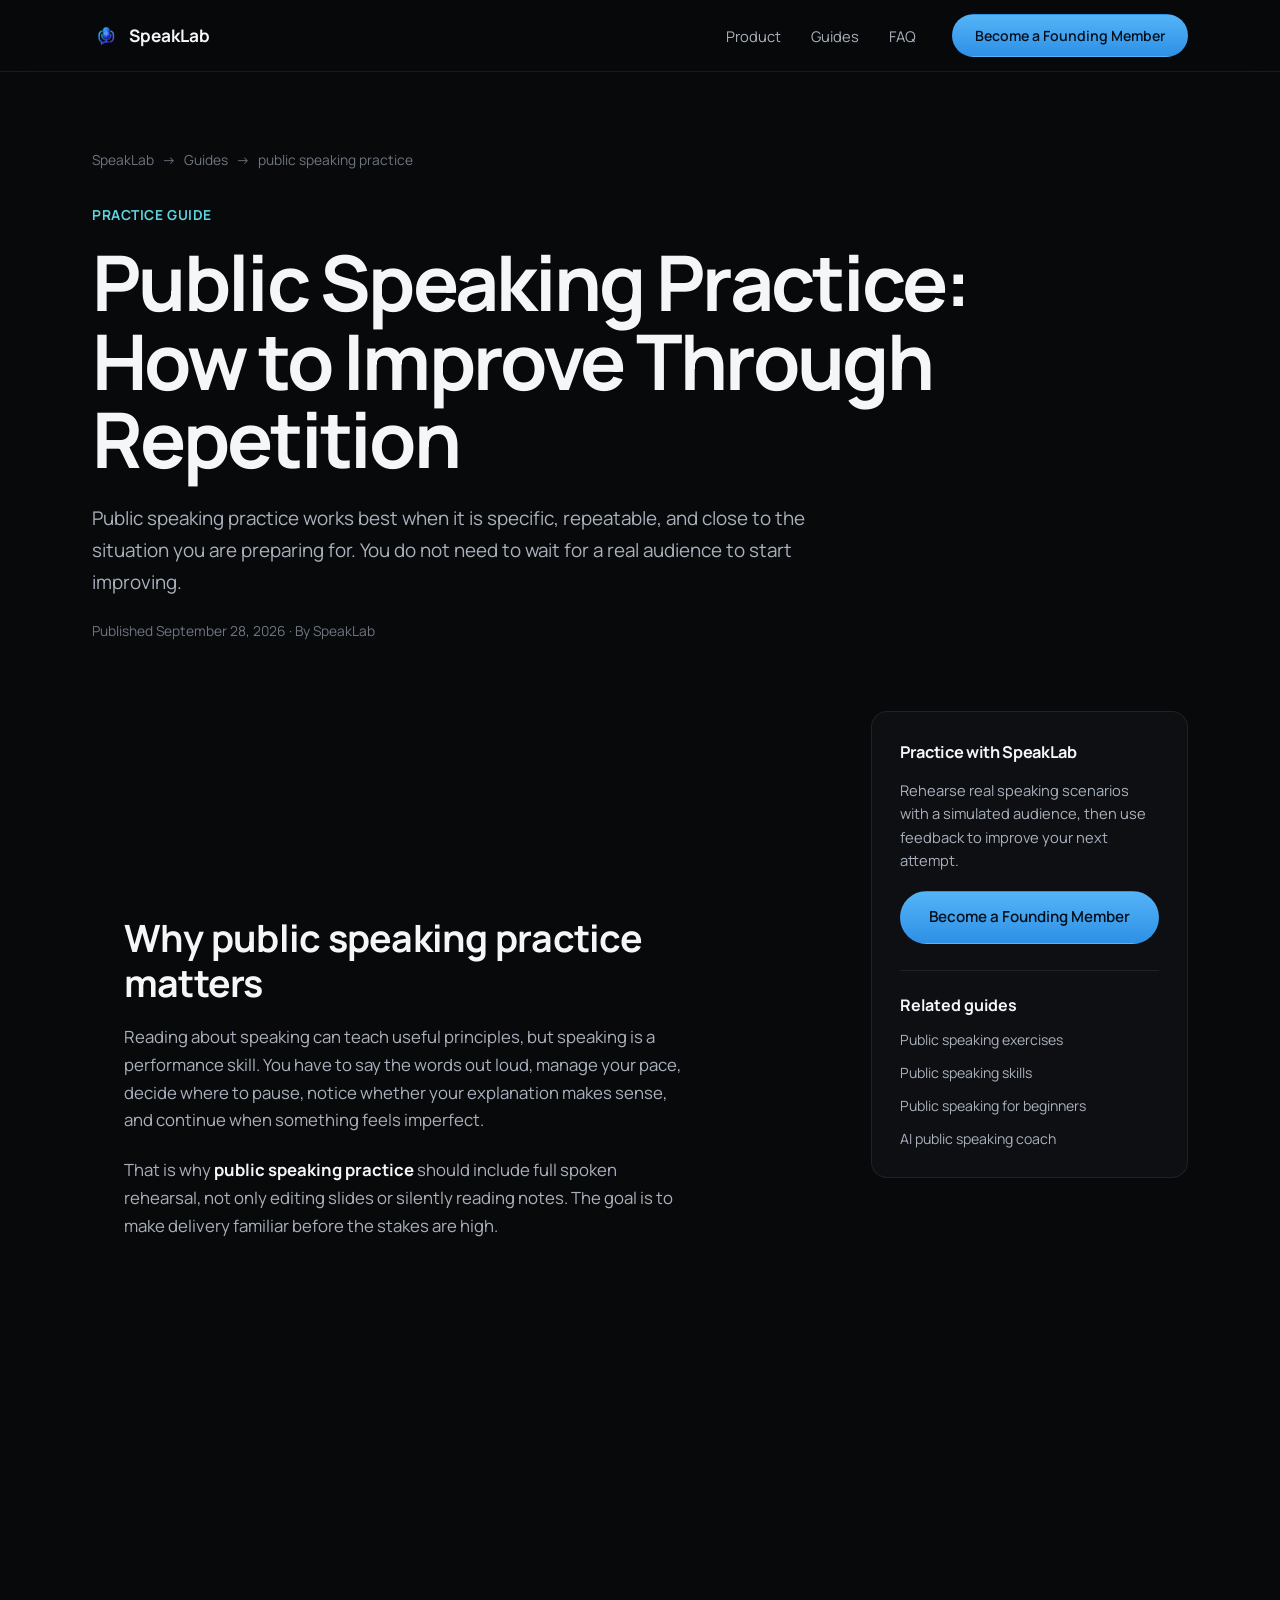
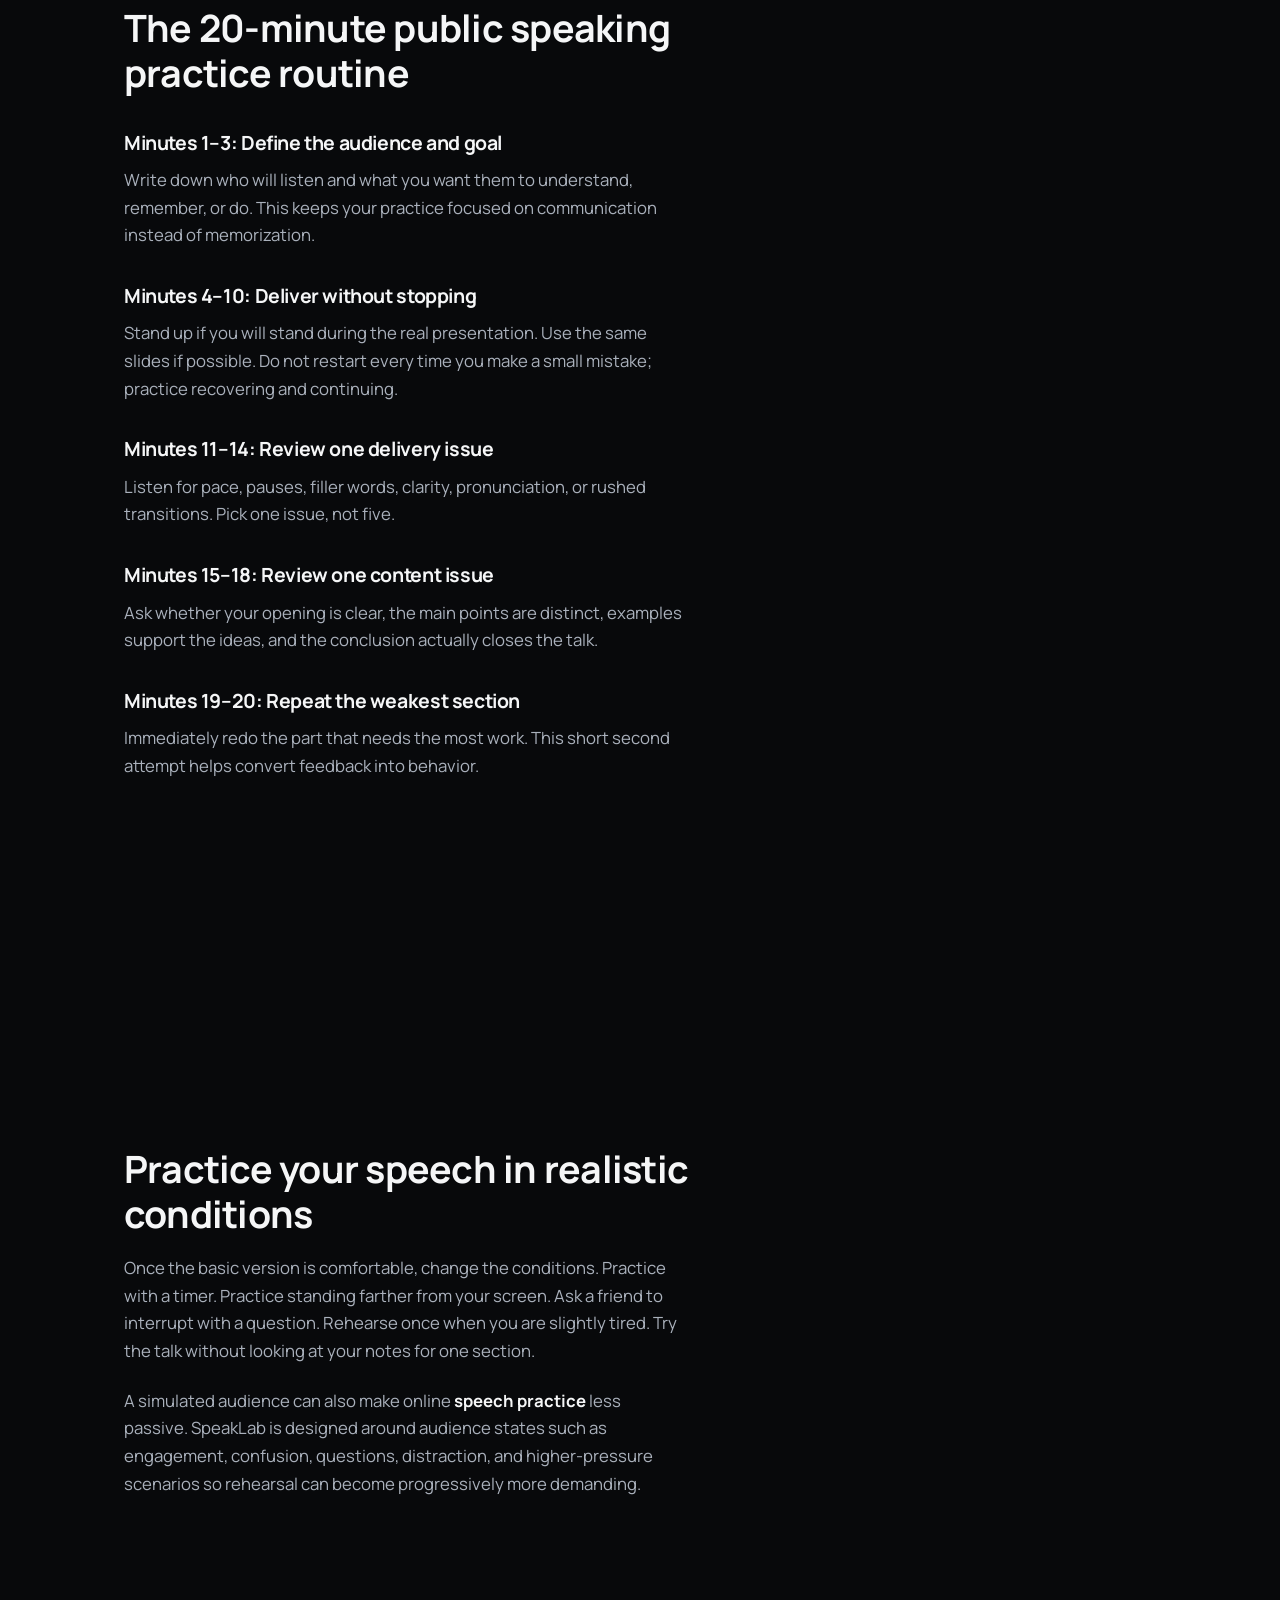
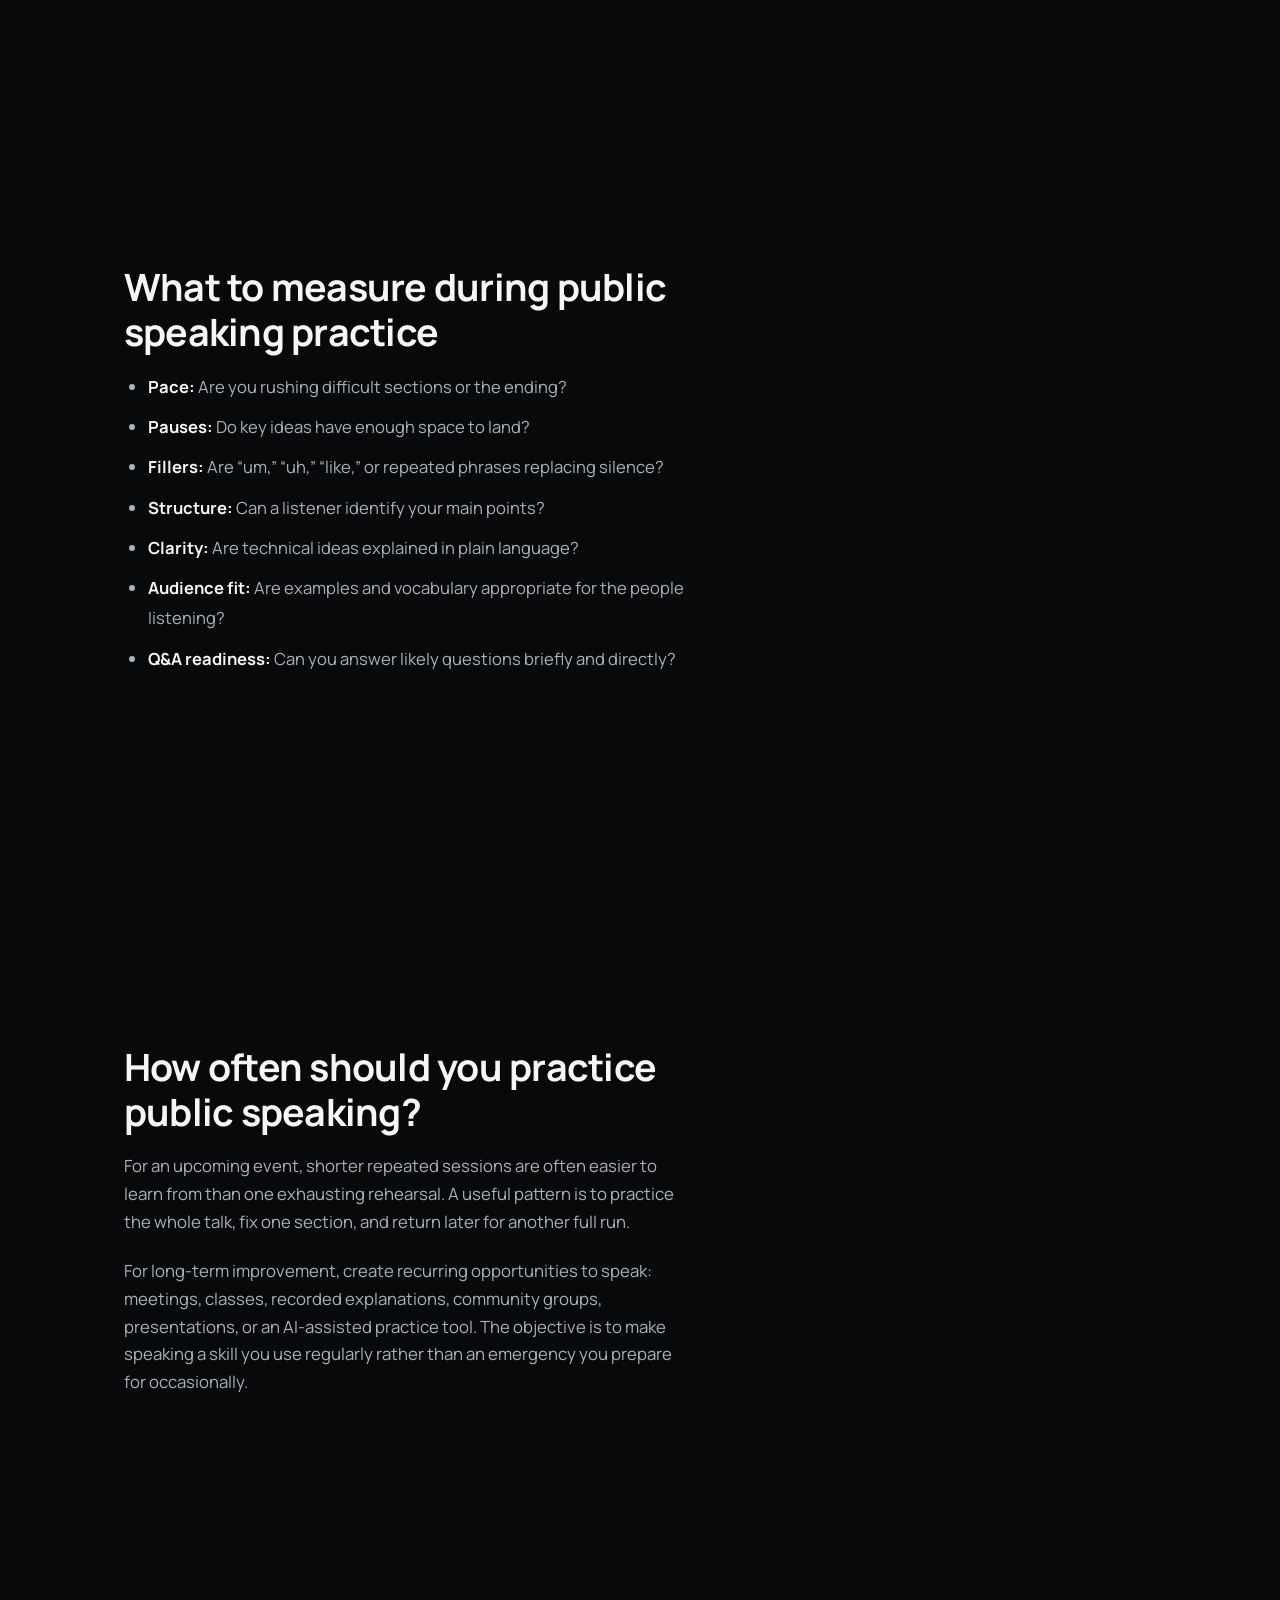
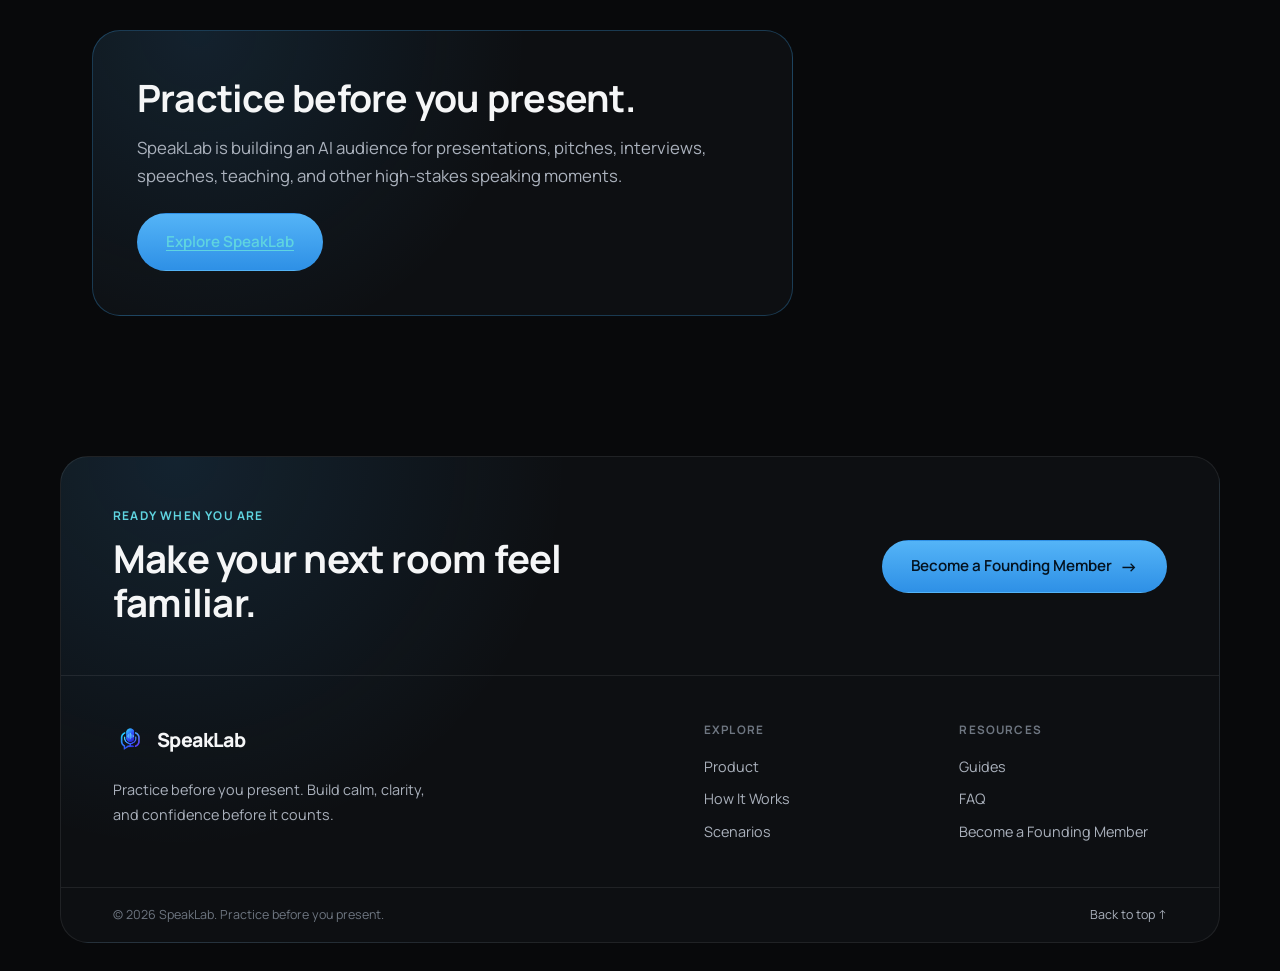
<file: guides/public-speaking-practice.html>
<!DOCTYPE html>
<html lang="en">
<head>
<meta charset="UTF-8">
<meta name="viewport" content="width=device-width, initial-scale=1.0">
<link rel="icon" href="../logo.ico" sizes="any">
<title>Public Speaking Practice: A Repeatable Routine to Improve | SpeakLab</title>
<meta name="description" content="Use this practical public speaking practice routine to improve delivery, confidence, clarity and presentation skills through focused repetition.">
<meta name="robots" content="index,follow">
<link rel="canonical" href="https://speaklab.live/guides/public-speaking-practice.html">
<meta property="og:title" content="Public Speaking Practice: How to Improve Through Repetition">
<meta property="og:description" content="Use this practical public speaking practice routine to improve delivery, confidence, clarity and presentation skills through focused repetition.">
<meta property="og:type" content="article">
<meta property="og:url" content="https://speaklab.live/guides/public-speaking-practice.html">
<link rel="preconnect" href="https://fonts.googleapis.com">
<link rel="preconnect" href="https://fonts.gstatic.com" crossorigin>
<link href="https://fonts.googleapis.com/css2?family=Manrope:wght@300;400;500;600;700;800&display=swap" rel="stylesheet">
<link rel="stylesheet" href="../styles.css">
<link rel="stylesheet" href="../seo-content.css">
<script type="application/ld+json">{"@context": "https://schema.org", "@type": "Article", "headline": "Public Speaking Practice: How to Improve Through Repetition", "description": "Use this practical public speaking practice routine to improve delivery, confidence, clarity and presentation skills through focused repetition.", "author": {"@type": "Organization", "name": "SpeakLab", "url": "https://speaklab.live/"}, "publisher": {"@type": "Organization", "name": "SpeakLab", "url": "https://speaklab.live/"}, "datePublished": "2026-09-28", "dateModified": "2026-09-28", "mainEntityOfPage": "https://speaklab.live/guides/public-speaking-practice.html"}</script>
<script type="application/ld+json">{"@context": "https://schema.org", "@type": "BreadcrumbList", "itemListElement": [{"@type": "ListItem", "position": 1, "name": "Home", "item": "https://speaklab.live/"}, {"@type": "ListItem", "position": 2, "name": "Guides", "item": "https://speaklab.live/guides/"}, {"@type": "ListItem", "position": 3, "name": "Public Speaking Practice: How to Improve Through Repetition", "item": "https://speaklab.live/guides/public-speaking-practice.html"}]}</script>
</head>
<body>
<header class="nav scrolled" id="nav">
  <div class="nav-inner">
    <a href="../index.html" class="nav-logo" aria-label="SpeakLab home">
      <img src="../logo.png" width="28" height="28" alt="">
      <span>SpeakLab</span>
    </a>
    <nav class="nav-links" aria-label="Primary">
      <a href="../index.html#product">Product</a>
      <a href="index.html">Guides</a>
      <a href="../index.html#faq">FAQ</a>
    </nav>
    <a class="btn btn-primary nav-cta" href="../index.html#founding-member">Become a Founding Member</a>
  </div>
</header>

<main class="guide-shell">
  <nav class="guide-breadcrumbs" aria-label="Breadcrumb">
    <a href="../index.html">SpeakLab</a><span>→</span><a href="index.html">Guides</a><span>→</span><span>public speaking practice</span>
  </nav>

  <header class="guide-hero">
    <p class="guide-kicker">Practice Guide</p>
    <h1>Public Speaking Practice: How to Improve Through Repetition</h1>
    <p class="guide-dek">Public speaking practice works best when it is specific, repeatable, and close to the situation you are preparing for. You do not need to wait for a real audience to start improving.</p>
    <p class="guide-meta">Published September 28, 2026 · By SpeakLab</p>
  </header>

  <div class="guide-layout">
    <article class="guide-article">
      <section><h2>Why public speaking practice matters</h2>
<p>Reading about speaking can teach useful principles, but speaking is a performance skill. You have to say the words out loud, manage your pace, decide where to pause, notice whether your explanation makes sense, and continue when something feels imperfect.</p>
<p>That is why <strong>public speaking practice</strong> should include full spoken rehearsal, not only editing slides or silently reading notes. The goal is to make delivery familiar before the stakes are high.</p>
</section>
<section><h2>The 20-minute public speaking practice routine</h2>
<h3>Minutes 1–3: Define the audience and goal</h3>
<p>Write down who will listen and what you want them to understand, remember, or do. This keeps your practice focused on communication instead of memorization.</p>
<h3>Minutes 4–10: Deliver without stopping</h3>
<p>Stand up if you will stand during the real presentation. Use the same slides if possible. Do not restart every time you make a small mistake; practice recovering and continuing.</p>
<h3>Minutes 11–14: Review one delivery issue</h3>
<p>Listen for pace, pauses, filler words, clarity, pronunciation, or rushed transitions. Pick one issue, not five.</p>
<h3>Minutes 15–18: Review one content issue</h3>
<p>Ask whether your opening is clear, the main points are distinct, examples support the ideas, and the conclusion actually closes the talk.</p>
<h3>Minutes 19–20: Repeat the weakest section</h3>
<p>Immediately redo the part that needs the most work. This short second attempt helps convert feedback into behavior.</p>
</section>
<section><h2>Practice your speech in realistic conditions</h2>
<p>Once the basic version is comfortable, change the conditions. Practice with a timer. Practice standing farther from your screen. Ask a friend to interrupt with a question. Rehearse once when you are slightly tired. Try the talk without looking at your notes for one section.</p>
<p>A simulated audience can also make online <strong>speech practice</strong> less passive. SpeakLab is designed around audience states such as engagement, confusion, questions, distraction, and higher-pressure scenarios so rehearsal can become progressively more demanding.</p>
</section>
<section><h2>What to measure during public speaking practice</h2>
<ul>
<li><strong>Pace:</strong> Are you rushing difficult sections or the ending?</li>
<li><strong>Pauses:</strong> Do key ideas have enough space to land?</li>
<li><strong>Fillers:</strong> Are “um,” “uh,” “like,” or repeated phrases replacing silence?</li>
<li><strong>Structure:</strong> Can a listener identify your main points?</li>
<li><strong>Clarity:</strong> Are technical ideas explained in plain language?</li>
<li><strong>Audience fit:</strong> Are examples and vocabulary appropriate for the people listening?</li>
<li><strong>Q&amp;A readiness:</strong> Can you answer likely questions briefly and directly?</li>
</ul>
</section>
<section><h2>How often should you practice public speaking?</h2>
<p>For an upcoming event, shorter repeated sessions are often easier to learn from than one exhausting rehearsal. A useful pattern is to practice the whole talk, fix one section, and return later for another full run.</p>
<p>For long-term improvement, create recurring opportunities to speak: meetings, classes, recorded explanations, community groups, presentations, or an AI-assisted practice tool. The objective is to make speaking a skill you use regularly rather than an emergency you prepare for occasionally.</p>
</section>
      <section class="guide-cta">
        <h2>Practice before you present.</h2>
        <p>SpeakLab is building an AI audience for presentations, pitches, interviews, speeches, teaching, and other high-stakes speaking moments.</p>
        <a class="btn btn-primary" href="../index.html#top">Explore SpeakLab</a>
      </section>
    </article>

    <aside class="guide-aside">
      <h2>Practice with SpeakLab</h2>
      <p>Rehearse real speaking scenarios with a simulated audience, then use feedback to improve your next attempt.</p>
      <a class="btn btn-primary btn-full" href="../index.html#founding-member">Become a Founding Member</a>
      <div class="guide-links">
        <strong>Related guides</strong>
        <a href="public-speaking-exercises.html">Public speaking exercises</a><a href="public-speaking-skills.html">Public speaking skills</a><a href="public-speaking-for-beginners.html">Public speaking for beginners</a><a href="ai-public-speaking-coach.html">AI public speaking coach</a>
      </div>
    </aside>
  </div>
</main>

<footer class="footer">
  <div class="footer-cta">
    <div>
      <p class="footer-eyebrow">Ready when you are</p>
      <h2>Make your next room feel familiar.</h2>
    </div>
    <a class="btn btn-primary" href="../index.html#founding-member">Become a Founding Member <span aria-hidden="true">→</span></a>
  </div>

  <div class="footer-top">
    <div class="footer-brand">
      <a href="../index.html" class="footer-mark" aria-label="SpeakLab home">
        <img src="../logo.png" width="34" height="34" alt="">
        <span class="footer-logo">SpeakLab</span>
      </a>
      <p>Practice before you present. Build calm, clarity, and confidence before it counts.</p>
    </div>

    <nav class="footer-links" aria-label="Footer navigation">
      <p>Explore</p>
      <a href="../index.html#product">Product</a>
      <a href="../index.html#how-it-works">How It Works</a>
      <a href="../index.html#scenarios">Scenarios</a>
    </nav>

    <nav class="footer-links" aria-label="Resources">
      <p>Resources</p>
      <a href="index.html">Guides</a>
      <a href="../index.html#faq">FAQ</a>
      <a href="../index.html#founding-member">Become a Founding Member</a>
    </nav>
  </div>
  <div class="footer-bottom">
    <p>© 2026 SpeakLab. Practice before you present.</p>
    <a href="../index.html#top">Back to top <span aria-hidden="true">↑</span></a>
  </div>
</footer>
</body>
</html>
</file>
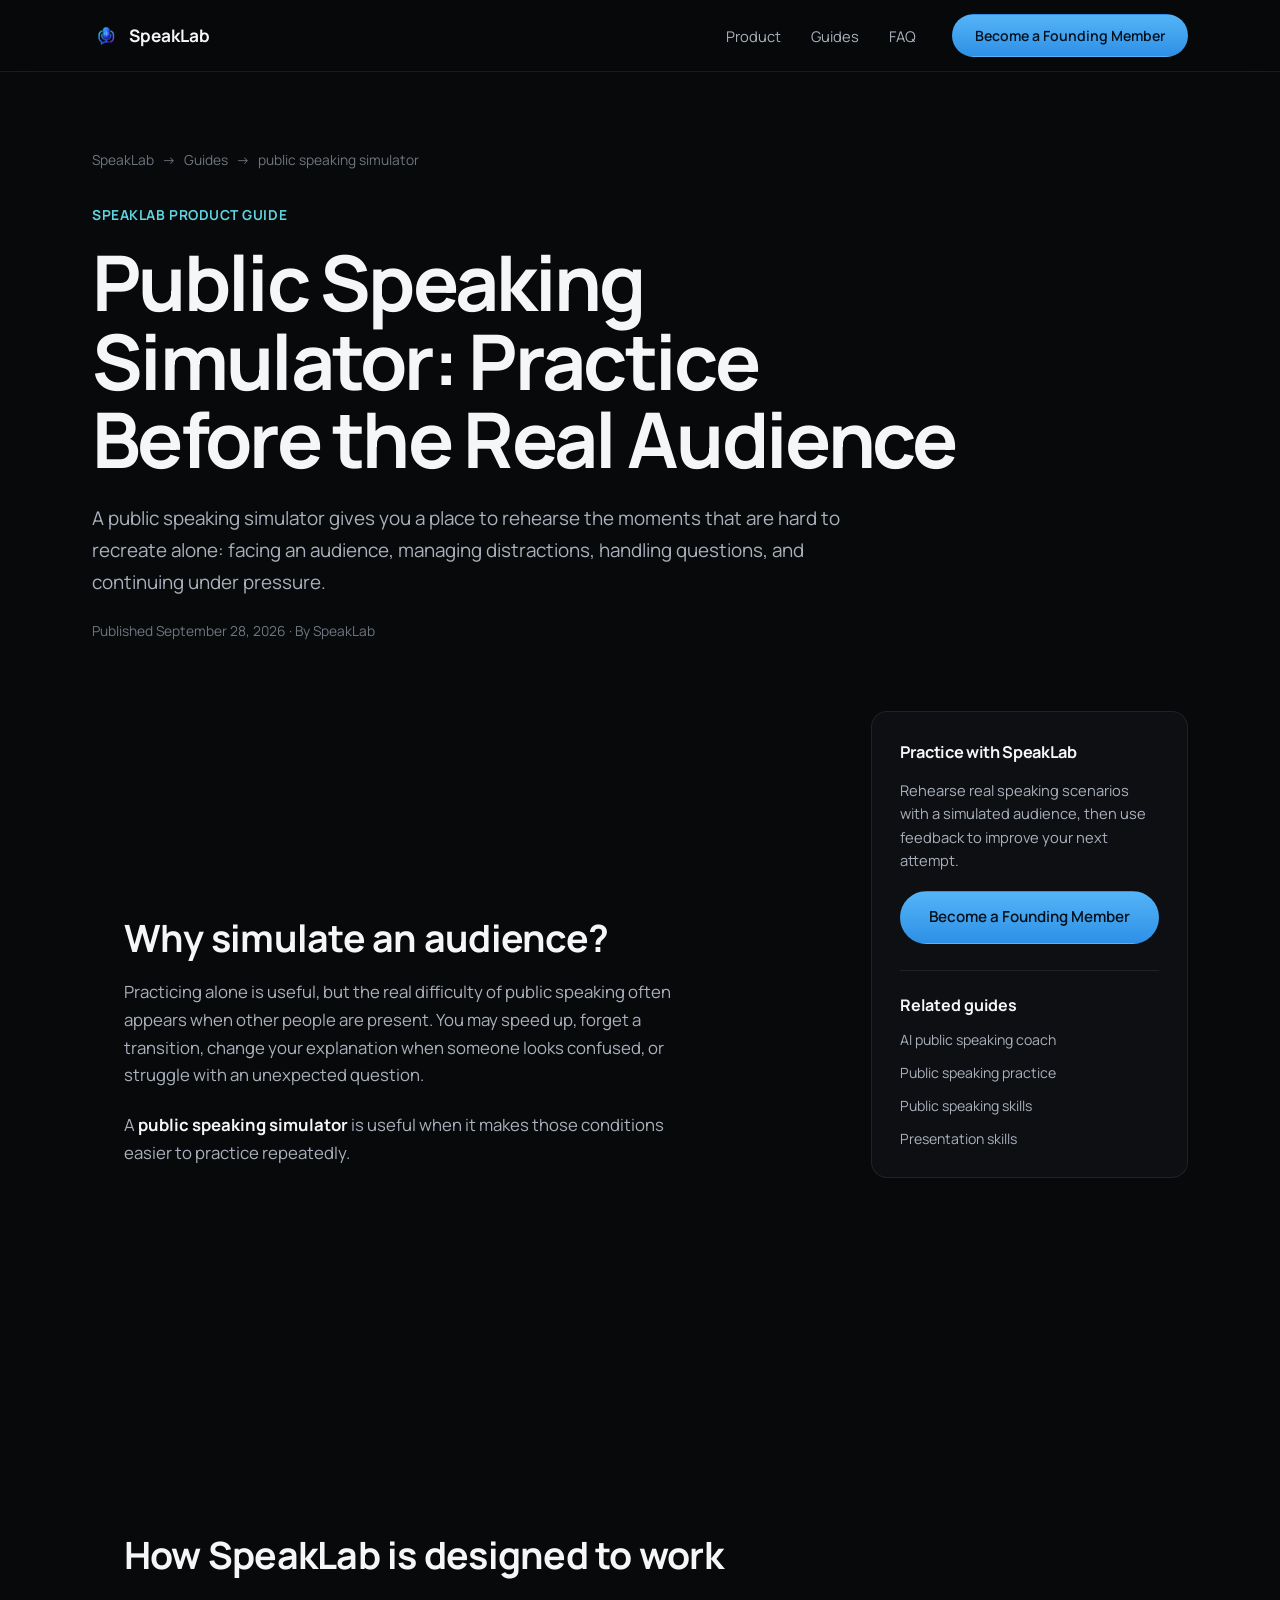
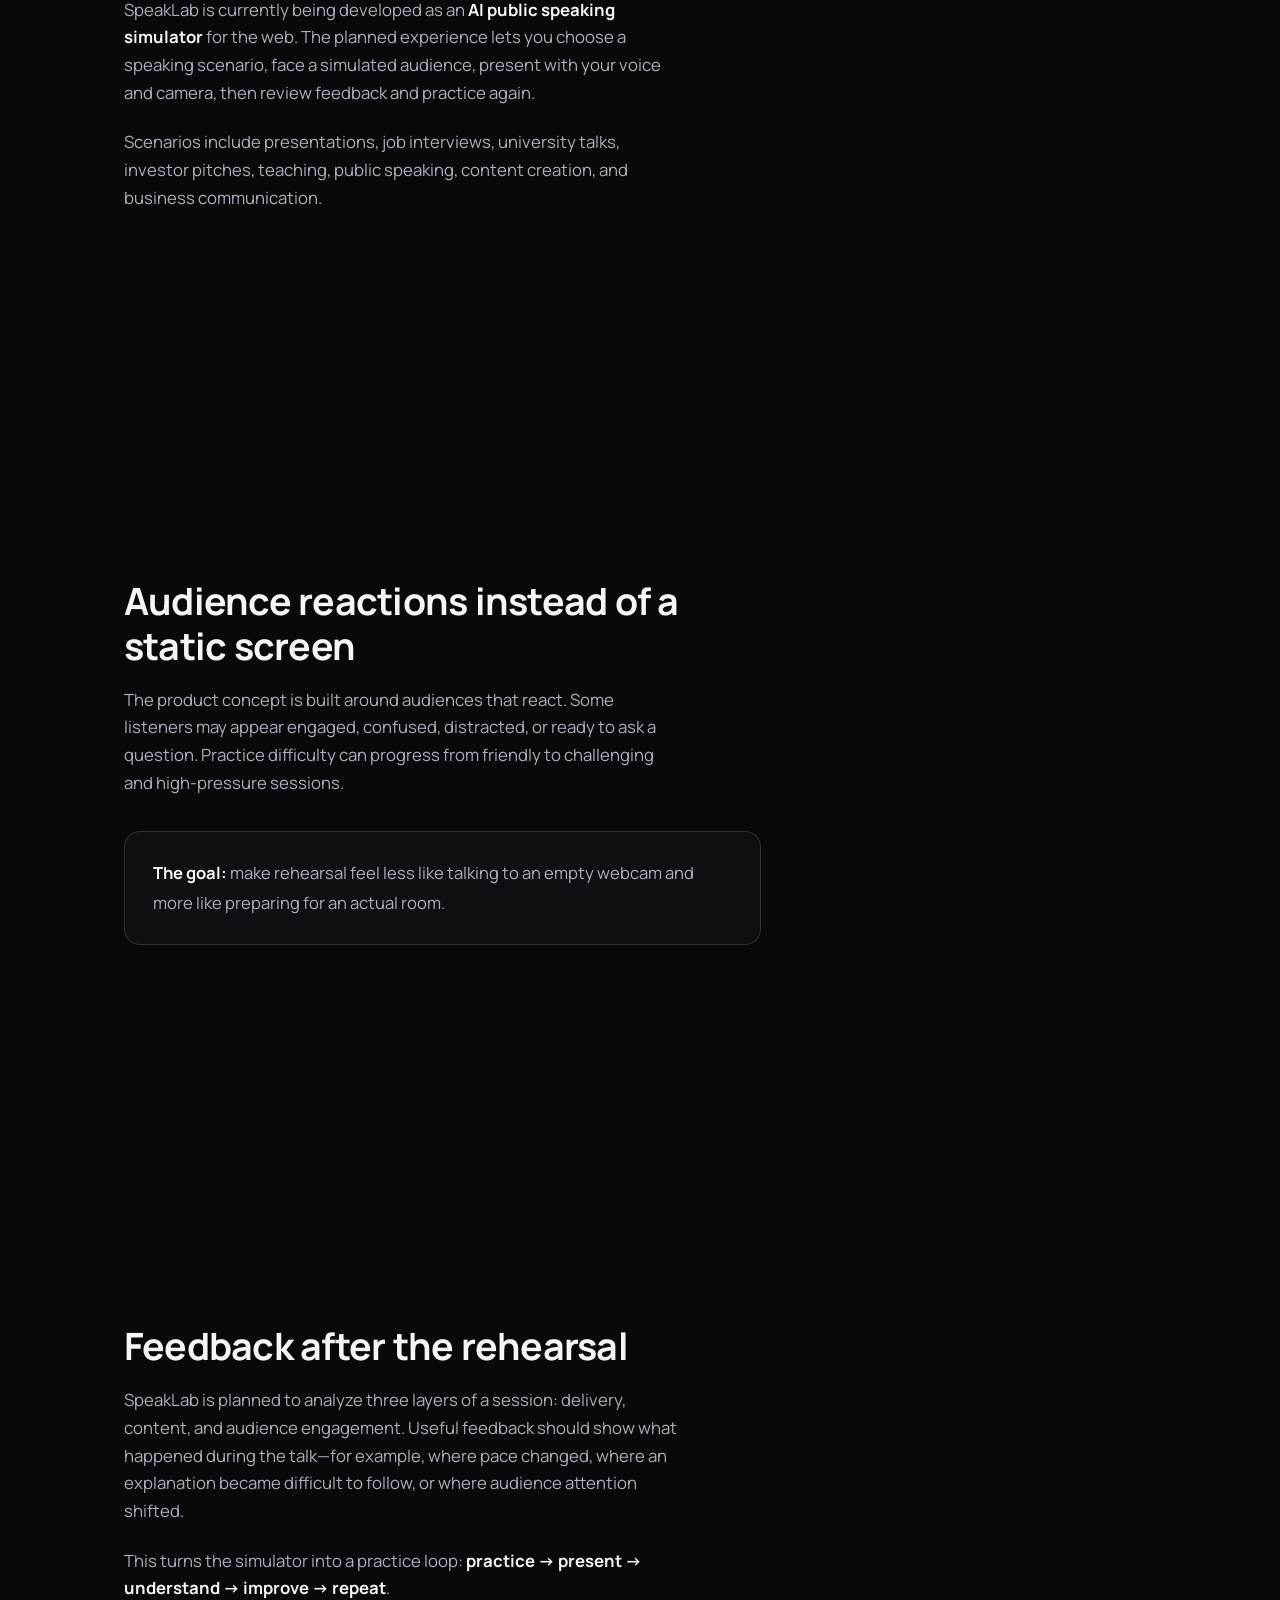
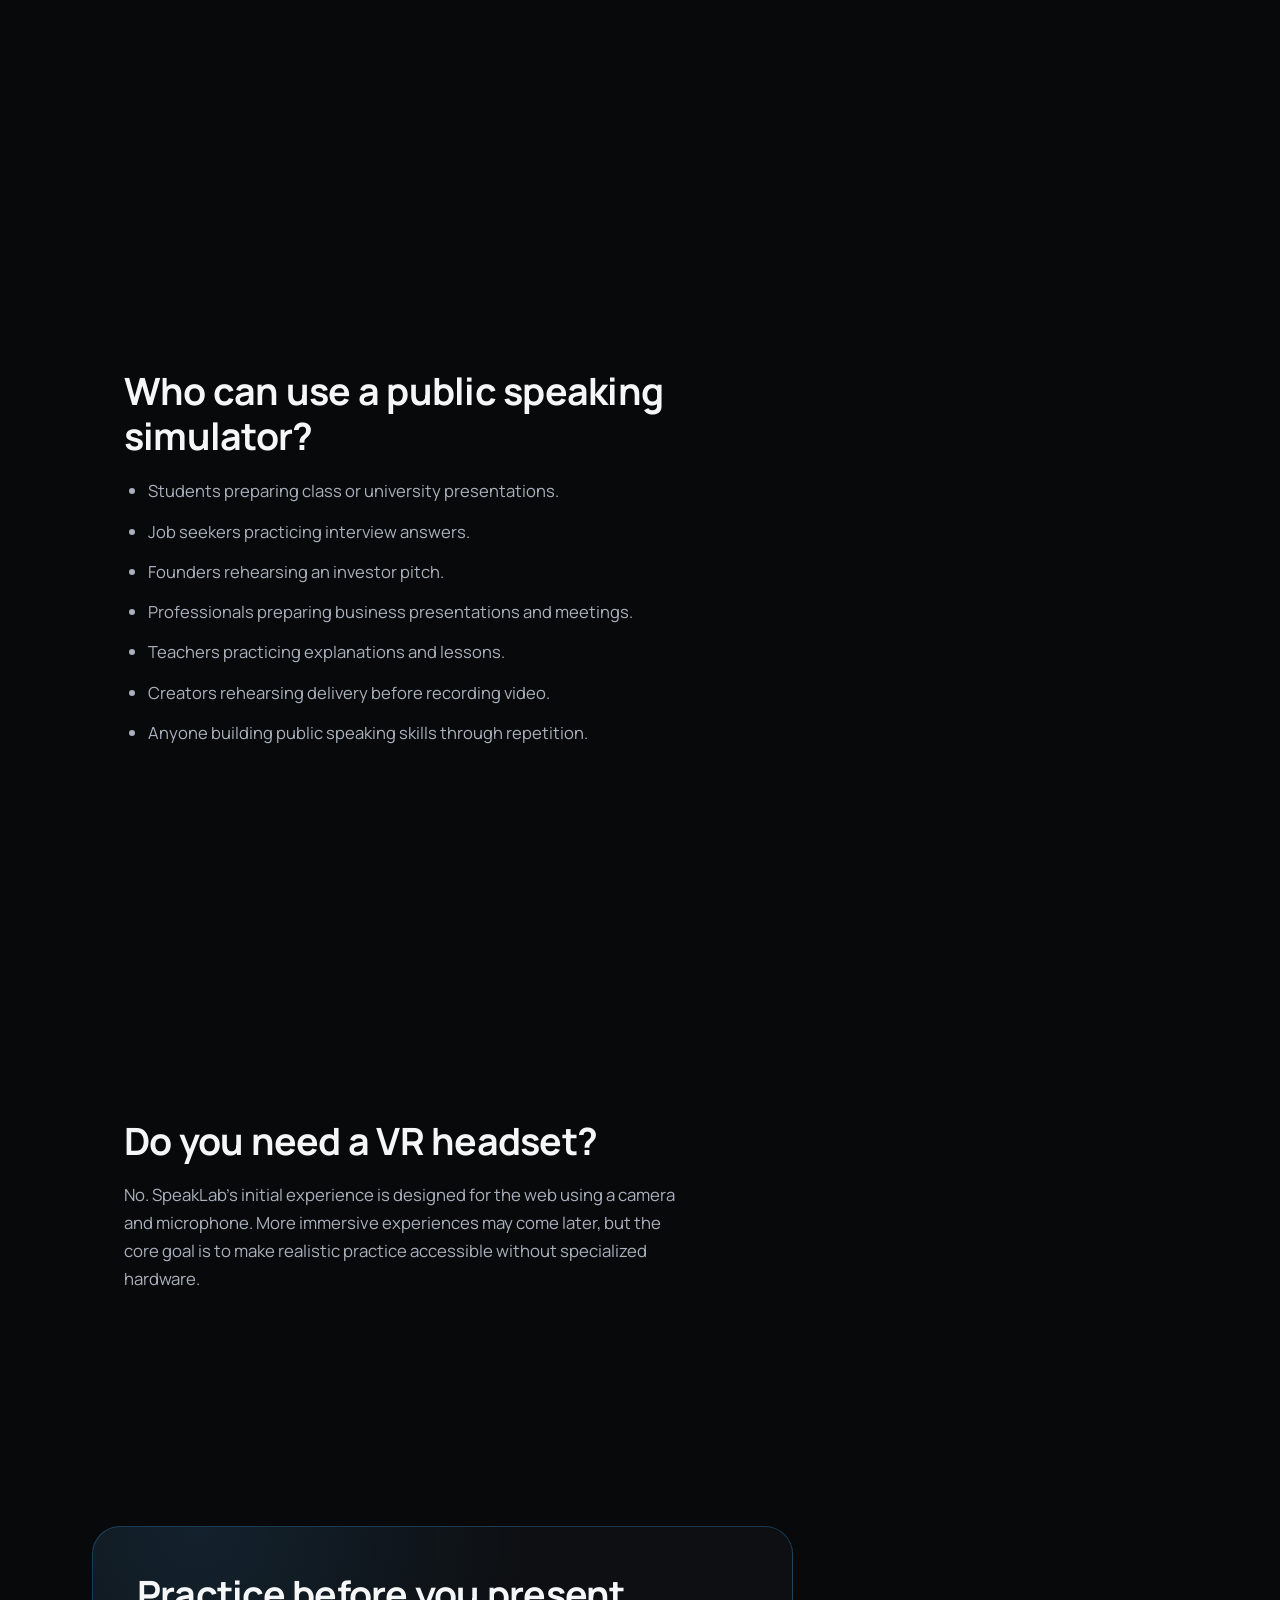
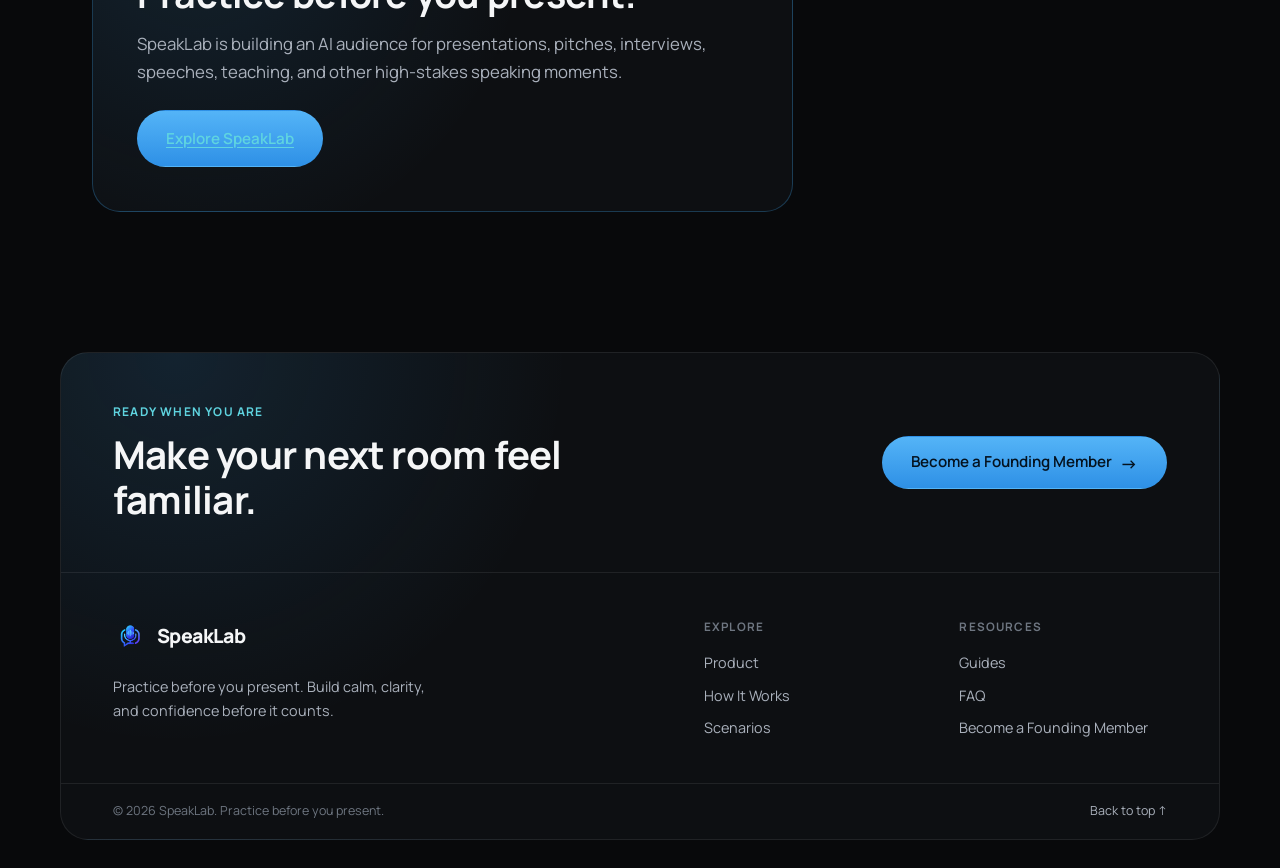
<file: guides/public-speaking-simulator.html>
<!DOCTYPE html>
<html lang="en">
<head>
<meta charset="UTF-8">
<meta name="viewport" content="width=device-width, initial-scale=1.0">
<link rel="icon" href="../logo.ico" sizes="any">
<title>Public Speaking Simulator with an AI Audience | SpeakLab</title>
<meta name="description" content="Practice presentations, speeches, interviews and pitches with SpeakLab, an AI public speaking simulator being built for realistic audience rehearsal and feedback.">
<meta name="robots" content="index,follow">
<link rel="canonical" href="https://speaklab.live/guides/public-speaking-simulator.html">
<meta property="og:title" content="Public Speaking Simulator: Practice Before the Real Audience">
<meta property="og:description" content="Practice presentations, speeches, interviews and pitches with SpeakLab, an AI public speaking simulator being built for realistic audience rehearsal and feedback.">
<meta property="og:type" content="article">
<meta property="og:url" content="https://speaklab.live/guides/public-speaking-simulator.html">
<link rel="preconnect" href="https://fonts.googleapis.com">
<link rel="preconnect" href="https://fonts.gstatic.com" crossorigin>
<link href="https://fonts.googleapis.com/css2?family=Manrope:wght@300;400;500;600;700;800&display=swap" rel="stylesheet">
<link rel="stylesheet" href="../styles.css">
<link rel="stylesheet" href="../seo-content.css">
<script type="application/ld+json">{"@context": "https://schema.org", "@type": "Article", "headline": "Public Speaking Simulator: Practice Before the Real Audience", "description": "Practice presentations, speeches, interviews and pitches with SpeakLab, an AI public speaking simulator being built for realistic audience rehearsal and feedback.", "author": {"@type": "Organization", "name": "SpeakLab", "url": "https://speaklab.live/"}, "publisher": {"@type": "Organization", "name": "SpeakLab", "url": "https://speaklab.live/"}, "datePublished": "2026-09-28", "dateModified": "2026-09-28", "mainEntityOfPage": "https://speaklab.live/guides/public-speaking-simulator.html"}</script>
<script type="application/ld+json">{"@context": "https://schema.org", "@type": "BreadcrumbList", "itemListElement": [{"@type": "ListItem", "position": 1, "name": "Home", "item": "https://speaklab.live/"}, {"@type": "ListItem", "position": 2, "name": "Guides", "item": "https://speaklab.live/guides/"}, {"@type": "ListItem", "position": 3, "name": "Public Speaking Simulator: Practice Before the Real Audience", "item": "https://speaklab.live/guides/public-speaking-simulator.html"}]}</script>
</head>
<body>
<header class="nav scrolled" id="nav">
  <div class="nav-inner">
    <a href="../index.html" class="nav-logo" aria-label="SpeakLab home">
      <img src="../logo.png" width="28" height="28" alt="">
      <span>SpeakLab</span>
    </a>
    <nav class="nav-links" aria-label="Primary">
      <a href="../index.html#product">Product</a>
      <a href="index.html">Guides</a>
      <a href="../index.html#faq">FAQ</a>
    </nav>
    <a class="btn btn-primary nav-cta" href="../index.html#founding-member">Become a Founding Member</a>
  </div>
</header>

<main class="guide-shell">
  <nav class="guide-breadcrumbs" aria-label="Breadcrumb">
    <a href="../index.html">SpeakLab</a><span>→</span><a href="index.html">Guides</a><span>→</span><span>public speaking simulator</span>
  </nav>

  <header class="guide-hero">
    <p class="guide-kicker">SpeakLab Product Guide</p>
    <h1>Public Speaking Simulator: Practice Before the Real Audience</h1>
    <p class="guide-dek">A public speaking simulator gives you a place to rehearse the moments that are hard to recreate alone: facing an audience, managing distractions, handling questions, and continuing under pressure.</p>
    <p class="guide-meta">Published September 28, 2026 · By SpeakLab</p>
  </header>

  <div class="guide-layout">
    <article class="guide-article">
      <section><h2>Why simulate an audience?</h2>
<p>Practicing alone is useful, but the real difficulty of public speaking often appears when other people are present. You may speed up, forget a transition, change your explanation when someone looks confused, or struggle with an unexpected question.</p>
<p>A <strong>public speaking simulator</strong> is useful when it makes those conditions easier to practice repeatedly.</p>
</section>
<section><h2>How SpeakLab is designed to work</h2>
<p>SpeakLab is currently being developed as an <strong>AI public speaking simulator</strong> for the web. The planned experience lets you choose a speaking scenario, face a simulated audience, present with your voice and camera, then review feedback and practice again.</p>
<p>Scenarios include presentations, job interviews, university talks, investor pitches, teaching, public speaking, content creation, and business communication.</p>
</section>
<section><h2>Audience reactions instead of a static screen</h2>
<p>The product concept is built around audiences that react. Some listeners may appear engaged, confused, distracted, or ready to ask a question. Practice difficulty can progress from friendly to challenging and high-pressure sessions.</p>
<div class="guide-callout"><p><strong>The goal:</strong> make rehearsal feel less like talking to an empty webcam and more like preparing for an actual room.</p></div>
</section>
<section><h2>Feedback after the rehearsal</h2>
<p>SpeakLab is planned to analyze three layers of a session: delivery, content, and audience engagement. Useful feedback should show what happened during the talk—for example, where pace changed, where an explanation became difficult to follow, or where audience attention shifted.</p>
<p>This turns the simulator into a practice loop: <strong>practice → present → understand → improve → repeat</strong>.</p>
</section>
<section><h2>Who can use a public speaking simulator?</h2>
<ul>
<li>Students preparing class or university presentations.</li>
<li>Job seekers practicing interview answers.</li>
<li>Founders rehearsing an investor pitch.</li>
<li>Professionals preparing business presentations and meetings.</li>
<li>Teachers practicing explanations and lessons.</li>
<li>Creators rehearsing delivery before recording video.</li>
<li>Anyone building public speaking skills through repetition.</li>
</ul>
</section>
<section><h2>Do you need a VR headset?</h2>
<p>No. SpeakLab's initial experience is designed for the web using a camera and microphone. More immersive experiences may come later, but the core goal is to make realistic practice accessible without specialized hardware.</p>
</section>
      <section class="guide-cta">
        <h2>Practice before you present.</h2>
        <p>SpeakLab is building an AI audience for presentations, pitches, interviews, speeches, teaching, and other high-stakes speaking moments.</p>
        <a class="btn btn-primary" href="../index.html#top">Explore SpeakLab</a>
      </section>
    </article>

    <aside class="guide-aside">
      <h2>Practice with SpeakLab</h2>
      <p>Rehearse real speaking scenarios with a simulated audience, then use feedback to improve your next attempt.</p>
      <a class="btn btn-primary btn-full" href="../index.html#founding-member">Become a Founding Member</a>
      <div class="guide-links">
        <strong>Related guides</strong>
        <a href="ai-public-speaking-coach.html">AI public speaking coach</a><a href="public-speaking-practice.html">Public speaking practice</a><a href="public-speaking-skills.html">Public speaking skills</a><a href="presentation-skills.html">Presentation skills</a>
      </div>
    </aside>
  </div>
</main>

<footer class="footer">
  <div class="footer-cta">
    <div>
      <p class="footer-eyebrow">Ready when you are</p>
      <h2>Make your next room feel familiar.</h2>
    </div>
    <a class="btn btn-primary" href="../index.html#founding-member">Become a Founding Member <span aria-hidden="true">→</span></a>
  </div>

  <div class="footer-top">
    <div class="footer-brand">
      <a href="../index.html" class="footer-mark" aria-label="SpeakLab home">
        <img src="../logo.png" width="34" height="34" alt="">
        <span class="footer-logo">SpeakLab</span>
      </a>
      <p>Practice before you present. Build calm, clarity, and confidence before it counts.</p>
    </div>

    <nav class="footer-links" aria-label="Footer navigation">
      <p>Explore</p>
      <a href="../index.html#product">Product</a>
      <a href="../index.html#how-it-works">How It Works</a>
      <a href="../index.html#scenarios">Scenarios</a>
    </nav>

    <nav class="footer-links" aria-label="Resources">
      <p>Resources</p>
      <a href="index.html">Guides</a>
      <a href="../index.html#faq">FAQ</a>
      <a href="../index.html#founding-member">Become a Founding Member</a>
    </nav>
  </div>
  <div class="footer-bottom">
    <p>© 2026 SpeakLab. Practice before you present.</p>
    <a href="../index.html#top">Back to top <span aria-hidden="true">↑</span></a>
  </div>
</footer>
</body>
</html>
</file>
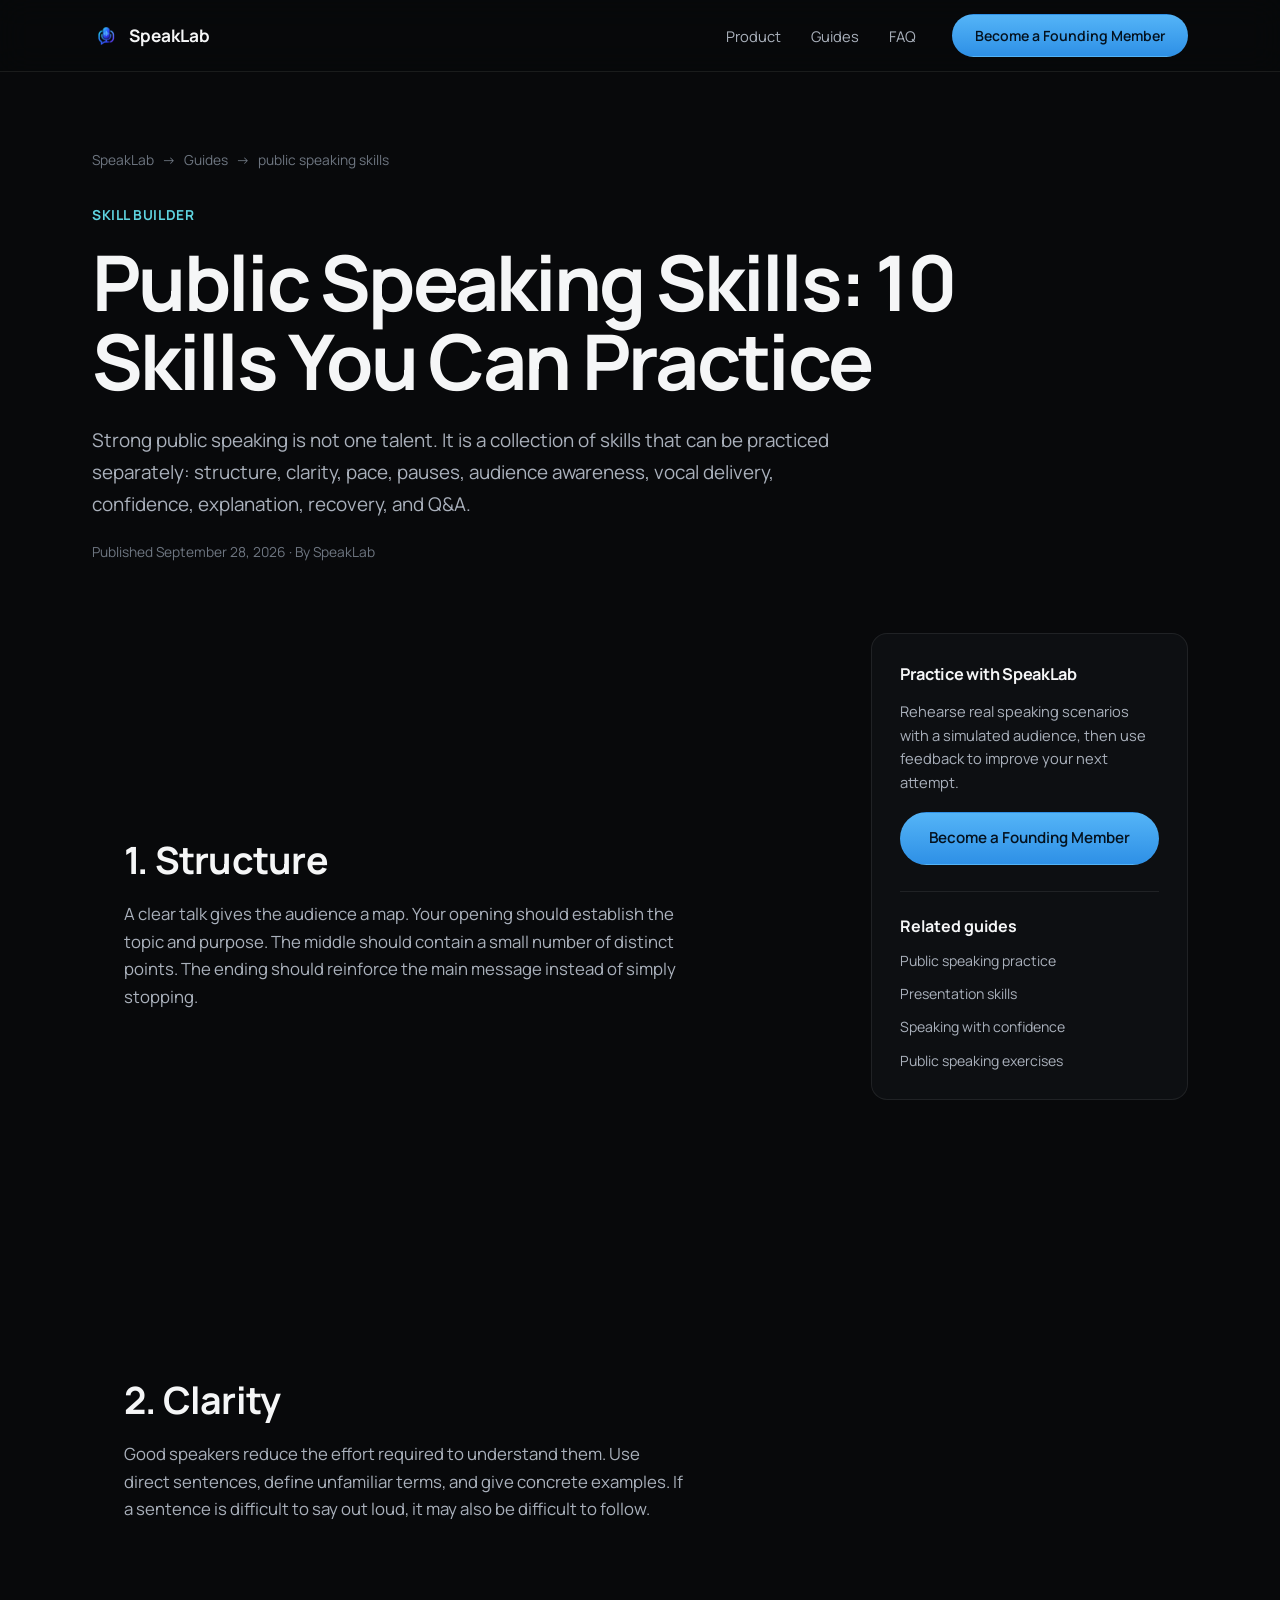
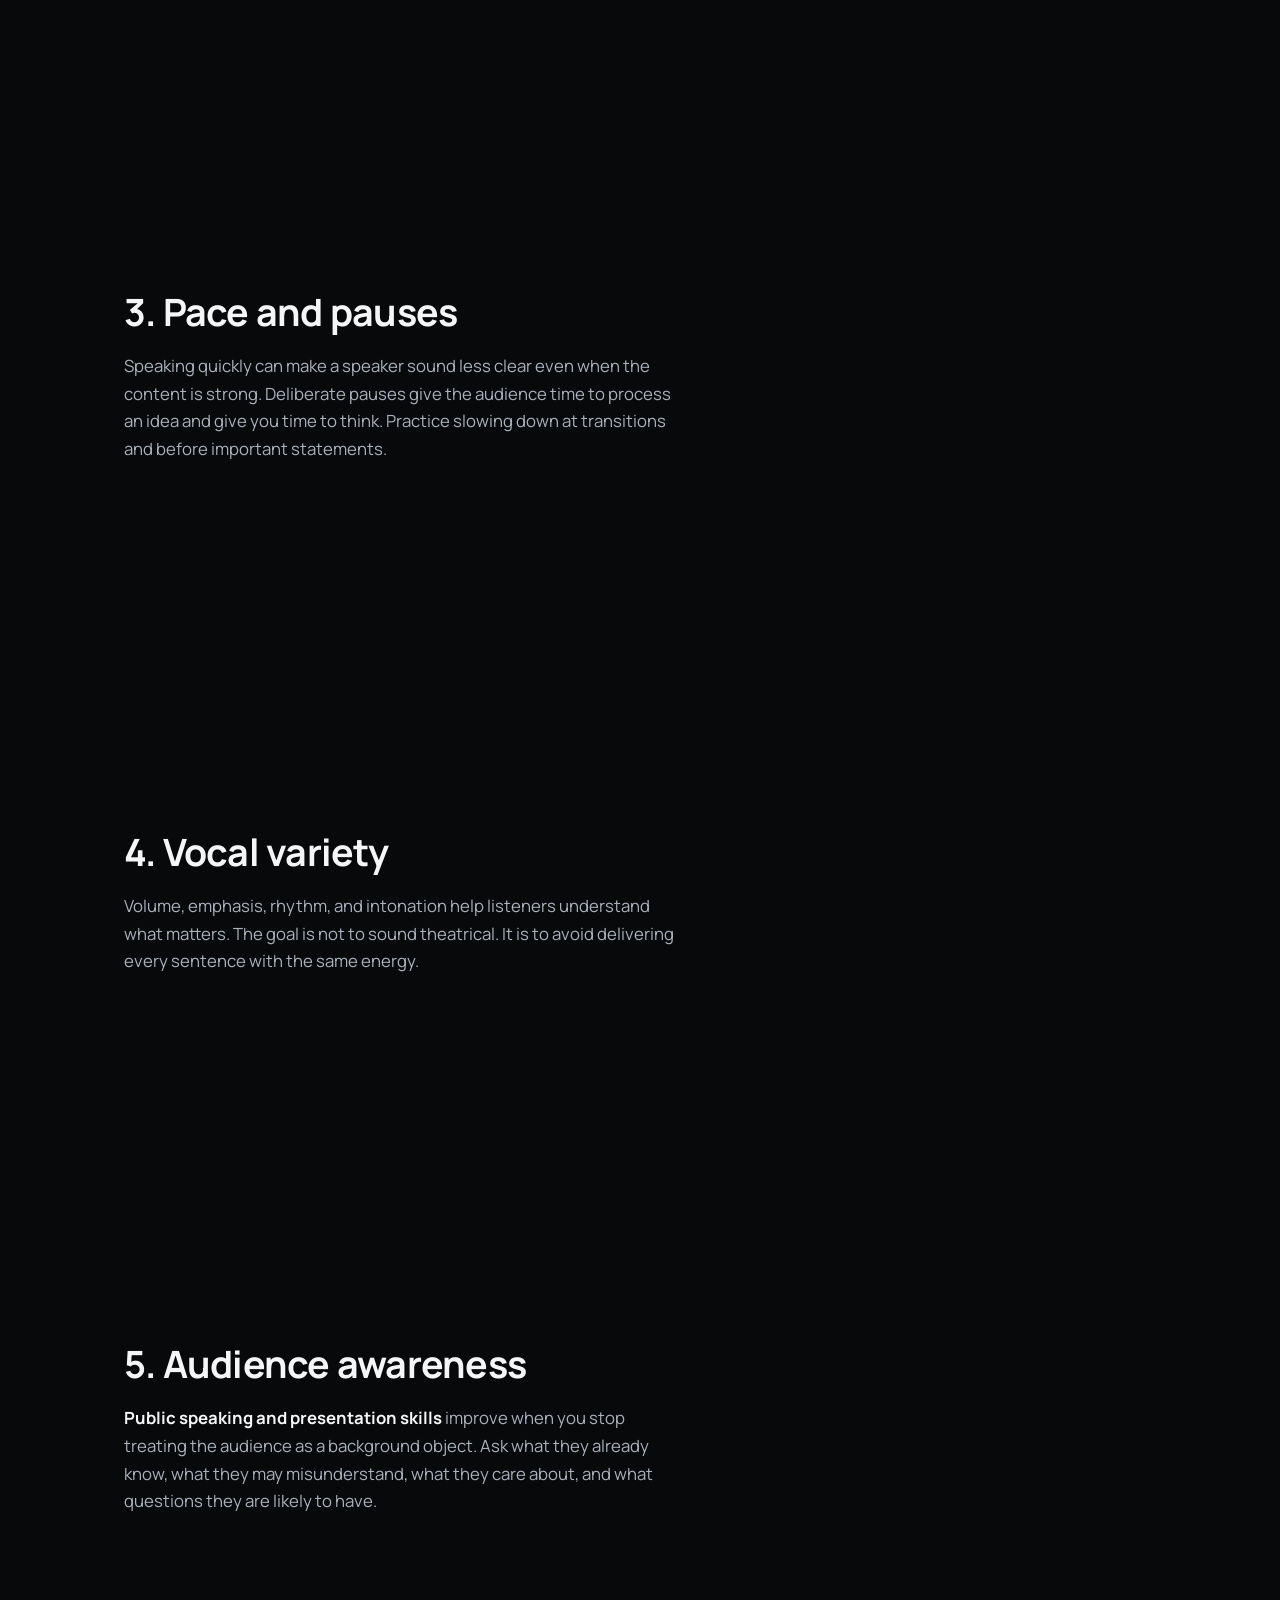
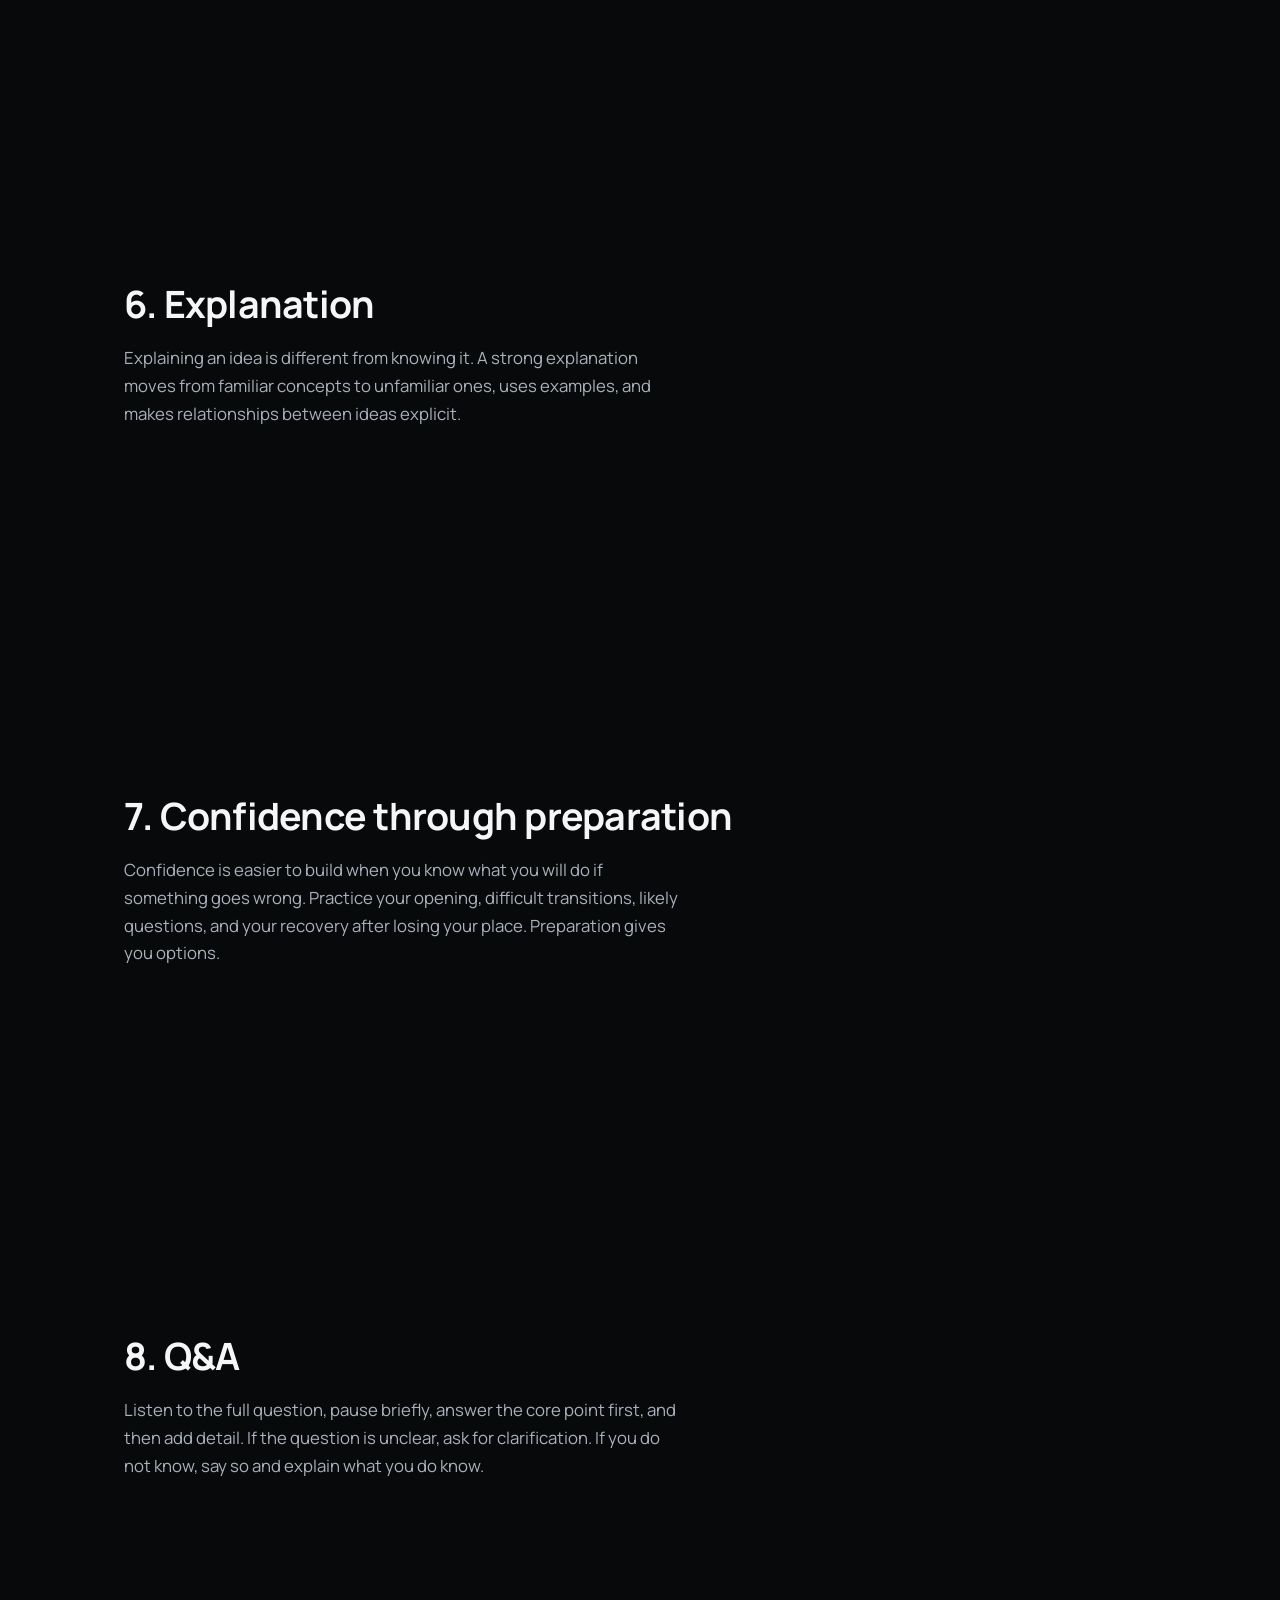
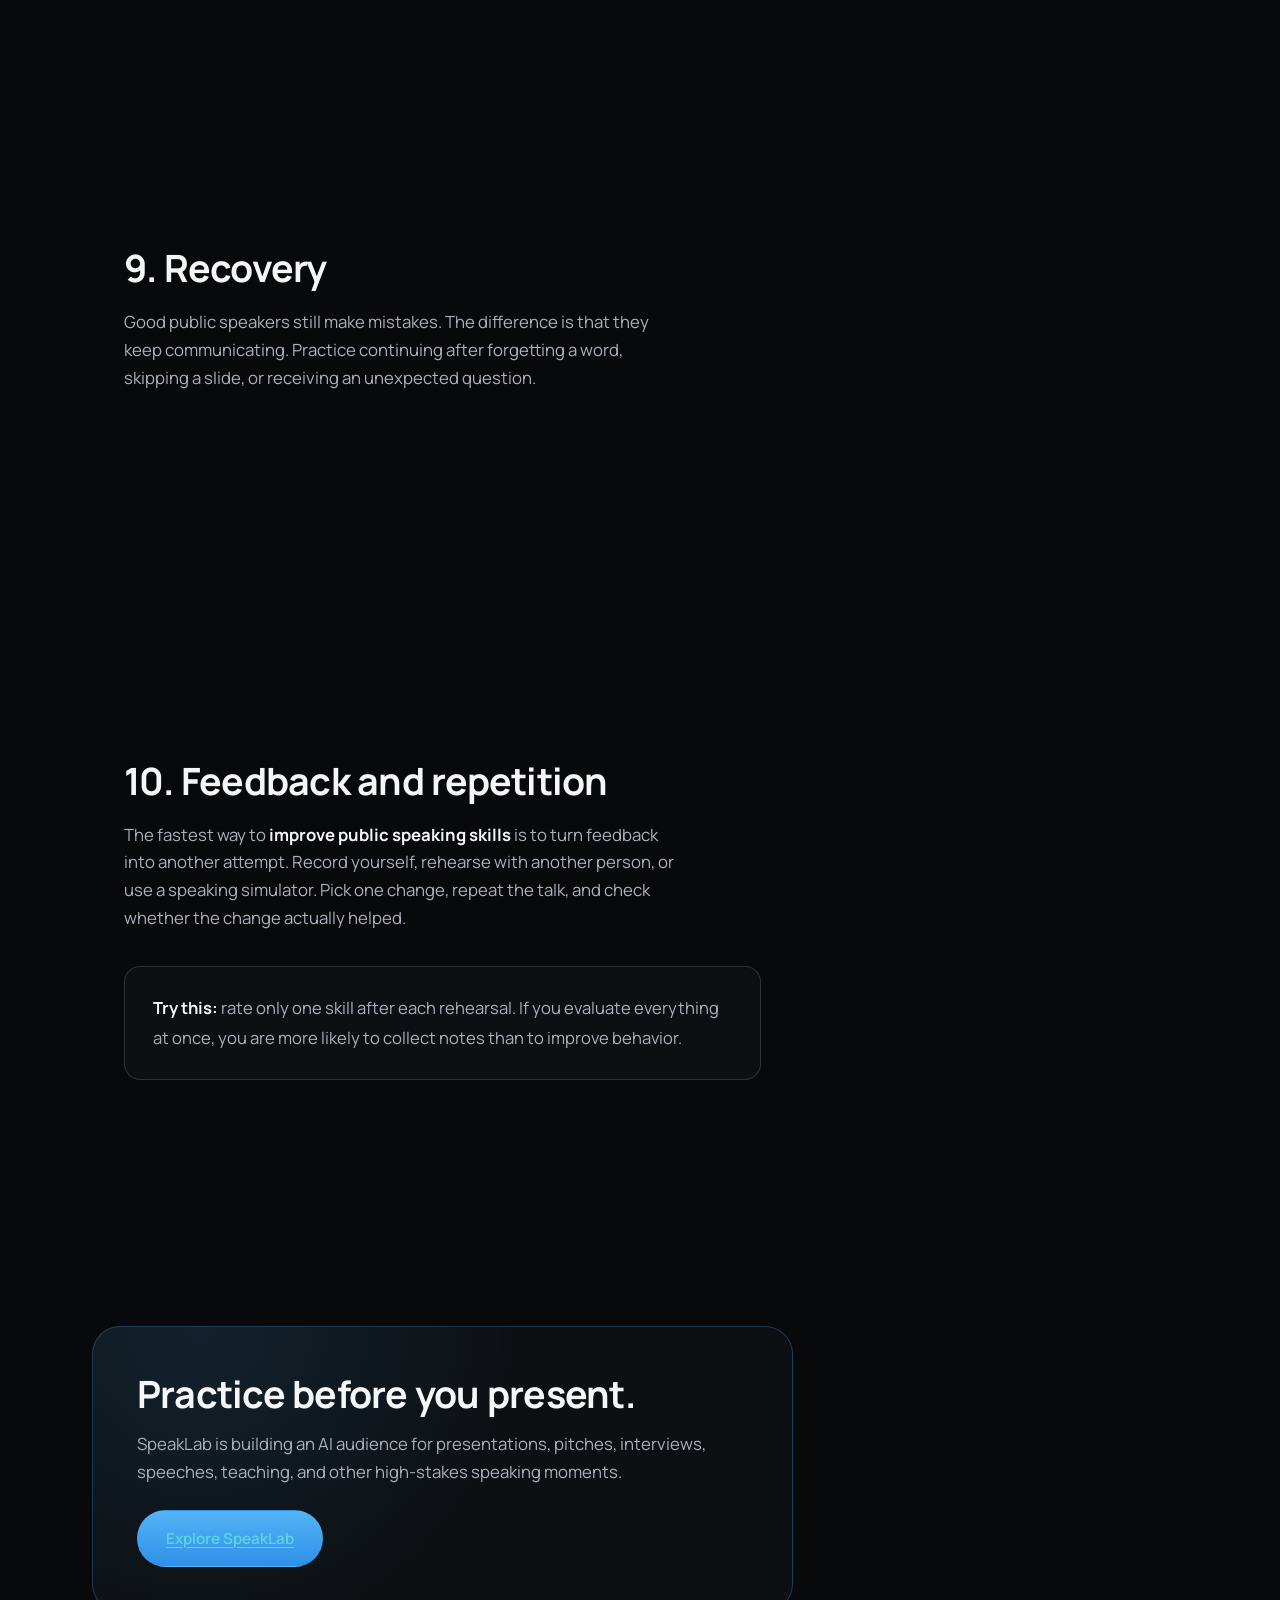
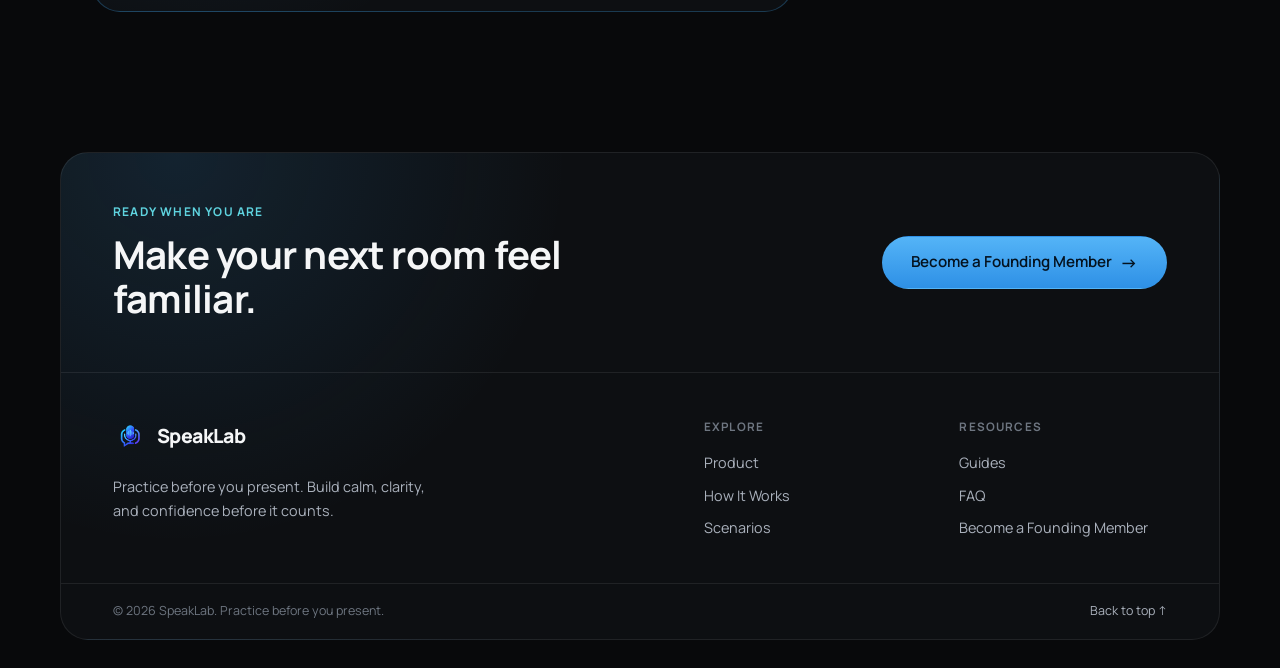
<file: guides/public-speaking-skills.html>
<!DOCTYPE html>
<html lang="en">
<head>
<meta charset="UTF-8">
<meta name="viewport" content="width=device-width, initial-scale=1.0">
<link rel="icon" href="../logo.ico" sizes="any">
<title>Public Speaking Skills: 10 Skills to Practice and Improve | SpeakLab</title>
<meta name="description" content="Improve your public speaking skills with a practical breakdown of structure, clarity, pace, pauses, audience awareness, confidence and Q&amp;A.">
<meta name="robots" content="index,follow">
<link rel="canonical" href="https://speaklab.live/guides/public-speaking-skills.html">
<meta property="og:title" content="Public Speaking Skills: 10 Skills You Can Practice">
<meta property="og:description" content="Improve your public speaking skills with a practical breakdown of structure, clarity, pace, pauses, audience awareness, confidence and Q&amp;A.">
<meta property="og:type" content="article">
<meta property="og:url" content="https://speaklab.live/guides/public-speaking-skills.html">
<link rel="preconnect" href="https://fonts.googleapis.com">
<link rel="preconnect" href="https://fonts.gstatic.com" crossorigin>
<link href="https://fonts.googleapis.com/css2?family=Manrope:wght@300;400;500;600;700;800&display=swap" rel="stylesheet">
<link rel="stylesheet" href="../styles.css">
<link rel="stylesheet" href="../seo-content.css">
<script type="application/ld+json">{"@context": "https://schema.org", "@type": "Article", "headline": "Public Speaking Skills: 10 Skills You Can Practice", "description": "Improve your public speaking skills with a practical breakdown of structure, clarity, pace, pauses, audience awareness, confidence and Q&A.", "author": {"@type": "Organization", "name": "SpeakLab", "url": "https://speaklab.live/"}, "publisher": {"@type": "Organization", "name": "SpeakLab", "url": "https://speaklab.live/"}, "datePublished": "2026-09-28", "dateModified": "2026-09-28", "mainEntityOfPage": "https://speaklab.live/guides/public-speaking-skills.html"}</script>
<script type="application/ld+json">{"@context": "https://schema.org", "@type": "BreadcrumbList", "itemListElement": [{"@type": "ListItem", "position": 1, "name": "Home", "item": "https://speaklab.live/"}, {"@type": "ListItem", "position": 2, "name": "Guides", "item": "https://speaklab.live/guides/"}, {"@type": "ListItem", "position": 3, "name": "Public Speaking Skills: 10 Skills You Can Practice", "item": "https://speaklab.live/guides/public-speaking-skills.html"}]}</script>
</head>
<body>
<header class="nav scrolled" id="nav">
  <div class="nav-inner">
    <a href="../index.html" class="nav-logo" aria-label="SpeakLab home">
      <img src="../logo.png" width="28" height="28" alt="">
      <span>SpeakLab</span>
    </a>
    <nav class="nav-links" aria-label="Primary">
      <a href="../index.html#product">Product</a>
      <a href="index.html">Guides</a>
      <a href="../index.html#faq">FAQ</a>
    </nav>
    <a class="btn btn-primary nav-cta" href="../index.html#founding-member">Become a Founding Member</a>
  </div>
</header>

<main class="guide-shell">
  <nav class="guide-breadcrumbs" aria-label="Breadcrumb">
    <a href="../index.html">SpeakLab</a><span>→</span><a href="index.html">Guides</a><span>→</span><span>public speaking skills</span>
  </nav>

  <header class="guide-hero">
    <p class="guide-kicker">Skill Builder</p>
    <h1>Public Speaking Skills: 10 Skills You Can Practice</h1>
    <p class="guide-dek">Strong public speaking is not one talent. It is a collection of skills that can be practiced separately: structure, clarity, pace, pauses, audience awareness, vocal delivery, confidence, explanation, recovery, and Q&amp;A.</p>
    <p class="guide-meta">Published September 28, 2026 · By SpeakLab</p>
  </header>

  <div class="guide-layout">
    <article class="guide-article">
      <section><h2>1. Structure</h2>
<p>A clear talk gives the audience a map. Your opening should establish the topic and purpose. The middle should contain a small number of distinct points. The ending should reinforce the main message instead of simply stopping.</p>
</section>
<section><h2>2. Clarity</h2>
<p>Good speakers reduce the effort required to understand them. Use direct sentences, define unfamiliar terms, and give concrete examples. If a sentence is difficult to say out loud, it may also be difficult to follow.</p>
</section>
<section><h2>3. Pace and pauses</h2>
<p>Speaking quickly can make a speaker sound less clear even when the content is strong. Deliberate pauses give the audience time to process an idea and give you time to think. Practice slowing down at transitions and before important statements.</p>
</section>
<section><h2>4. Vocal variety</h2>
<p>Volume, emphasis, rhythm, and intonation help listeners understand what matters. The goal is not to sound theatrical. It is to avoid delivering every sentence with the same energy.</p>
</section>
<section><h2>5. Audience awareness</h2>
<p><strong>Public speaking and presentation skills</strong> improve when you stop treating the audience as a background object. Ask what they already know, what they may misunderstand, what they care about, and what questions they are likely to have.</p>
</section>
<section><h2>6. Explanation</h2>
<p>Explaining an idea is different from knowing it. A strong explanation moves from familiar concepts to unfamiliar ones, uses examples, and makes relationships between ideas explicit.</p>
</section>
<section><h2>7. Confidence through preparation</h2>
<p>Confidence is easier to build when you know what you will do if something goes wrong. Practice your opening, difficult transitions, likely questions, and your recovery after losing your place. Preparation gives you options.</p>
</section>
<section><h2>8. Q&A</h2>
<p>Listen to the full question, pause briefly, answer the core point first, and then add detail. If the question is unclear, ask for clarification. If you do not know, say so and explain what you do know.</p>
</section>
<section><h2>9. Recovery</h2>
<p>Good public speakers still make mistakes. The difference is that they keep communicating. Practice continuing after forgetting a word, skipping a slide, or receiving an unexpected question.</p>
</section>
<section><h2>10. Feedback and repetition</h2>
<p>The fastest way to <strong>improve public speaking skills</strong> is to turn feedback into another attempt. Record yourself, rehearse with another person, or use a speaking simulator. Pick one change, repeat the talk, and check whether the change actually helped.</p>
<div class="guide-callout"><p><strong>Try this:</strong> rate only one skill after each rehearsal. If you evaluate everything at once, you are more likely to collect notes than to improve behavior.</p></div>
</section>
      <section class="guide-cta">
        <h2>Practice before you present.</h2>
        <p>SpeakLab is building an AI audience for presentations, pitches, interviews, speeches, teaching, and other high-stakes speaking moments.</p>
        <a class="btn btn-primary" href="../index.html#top">Explore SpeakLab</a>
      </section>
    </article>

    <aside class="guide-aside">
      <h2>Practice with SpeakLab</h2>
      <p>Rehearse real speaking scenarios with a simulated audience, then use feedback to improve your next attempt.</p>
      <a class="btn btn-primary btn-full" href="../index.html#founding-member">Become a Founding Member</a>
      <div class="guide-links">
        <strong>Related guides</strong>
        <a href="public-speaking-practice.html">Public speaking practice</a><a href="presentation-skills.html">Presentation skills</a><a href="speaking-with-confidence.html">Speaking with confidence</a><a href="public-speaking-exercises.html">Public speaking exercises</a>
      </div>
    </aside>
  </div>
</main>

<footer class="footer">
  <div class="footer-cta">
    <div>
      <p class="footer-eyebrow">Ready when you are</p>
      <h2>Make your next room feel familiar.</h2>
    </div>
    <a class="btn btn-primary" href="../index.html#founding-member">Become a Founding Member <span aria-hidden="true">→</span></a>
  </div>

  <div class="footer-top">
    <div class="footer-brand">
      <a href="../index.html" class="footer-mark" aria-label="SpeakLab home">
        <img src="../logo.png" width="34" height="34" alt="">
        <span class="footer-logo">SpeakLab</span>
      </a>
      <p>Practice before you present. Build calm, clarity, and confidence before it counts.</p>
    </div>

    <nav class="footer-links" aria-label="Footer navigation">
      <p>Explore</p>
      <a href="../index.html#product">Product</a>
      <a href="../index.html#how-it-works">How It Works</a>
      <a href="../index.html#scenarios">Scenarios</a>
    </nav>

    <nav class="footer-links" aria-label="Resources">
      <p>Resources</p>
      <a href="index.html">Guides</a>
      <a href="../index.html#faq">FAQ</a>
      <a href="../index.html#founding-member">Become a Founding Member</a>
    </nav>
  </div>
  <div class="footer-bottom">
    <p>© 2026 SpeakLab. Practice before you present.</p>
    <a href="../index.html#top">Back to top <span aria-hidden="true">↑</span></a>
  </div>
</footer>
</body>
</html>
</file>
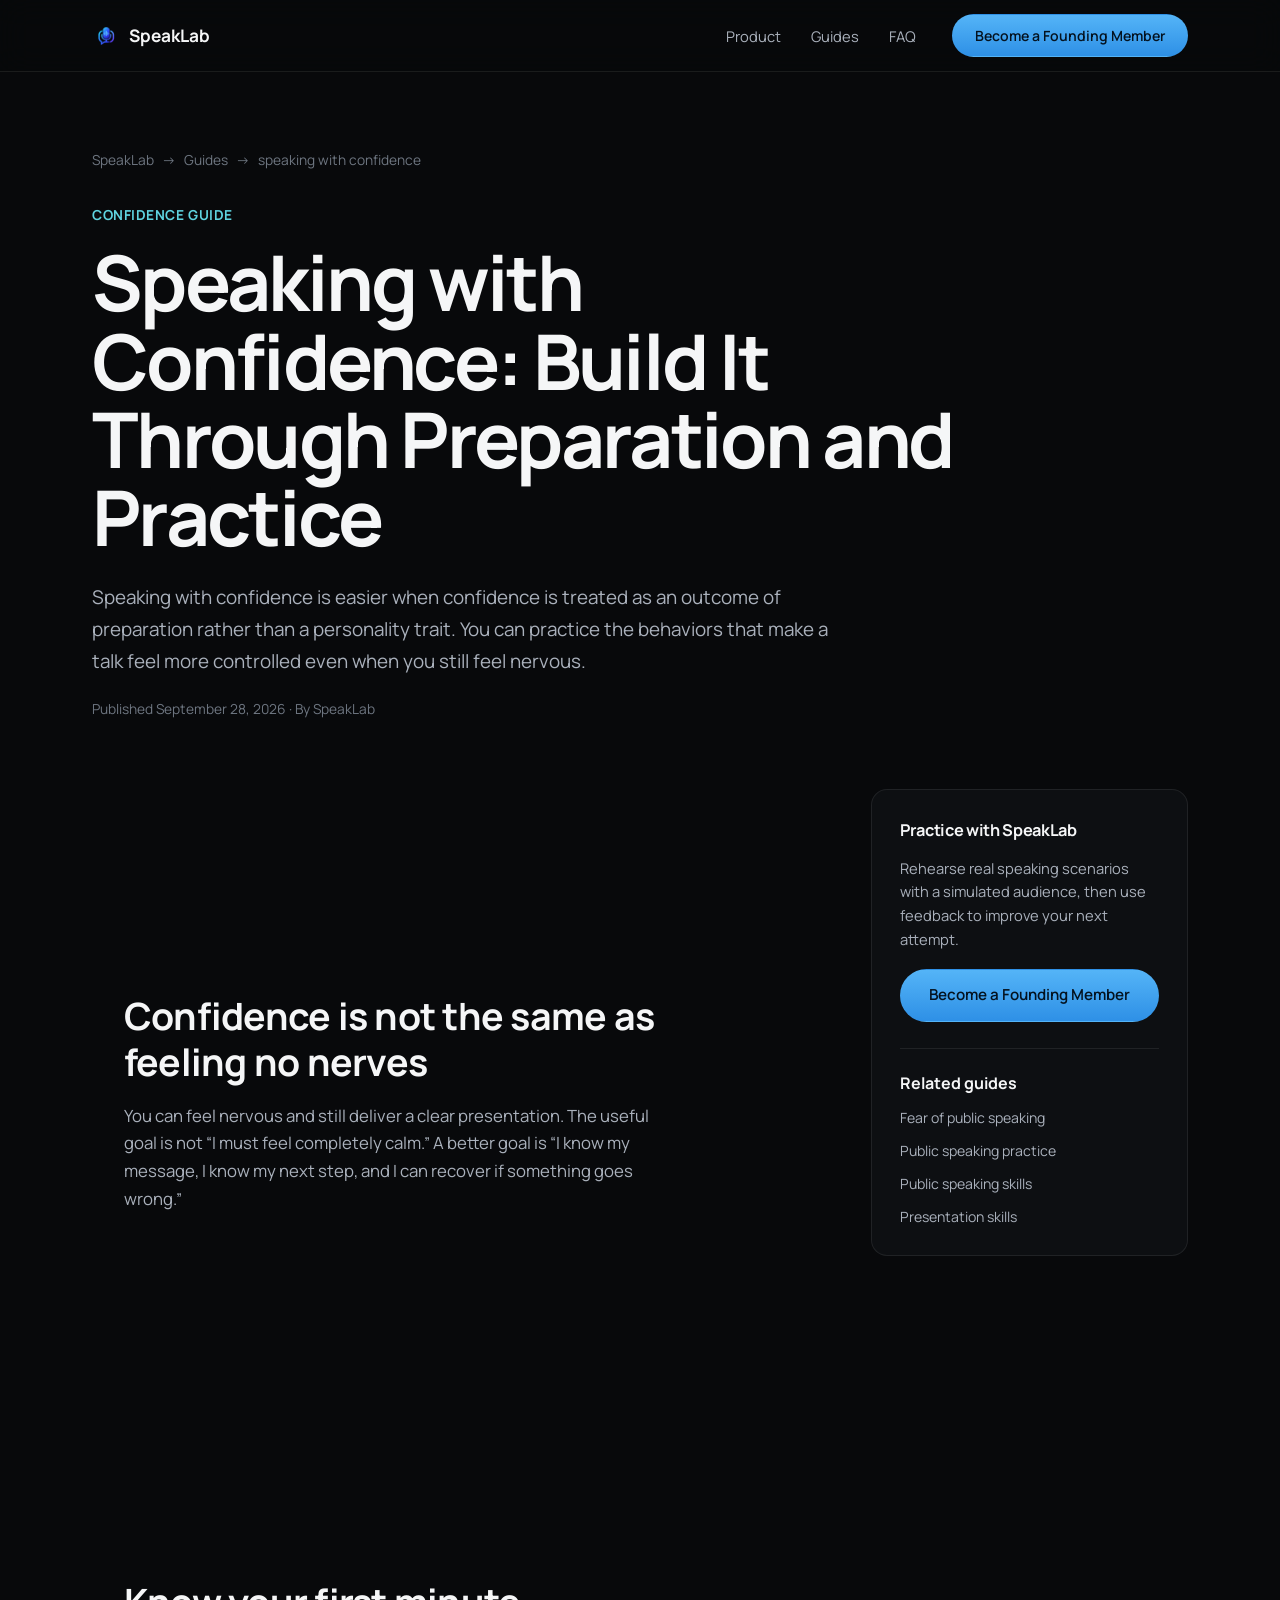
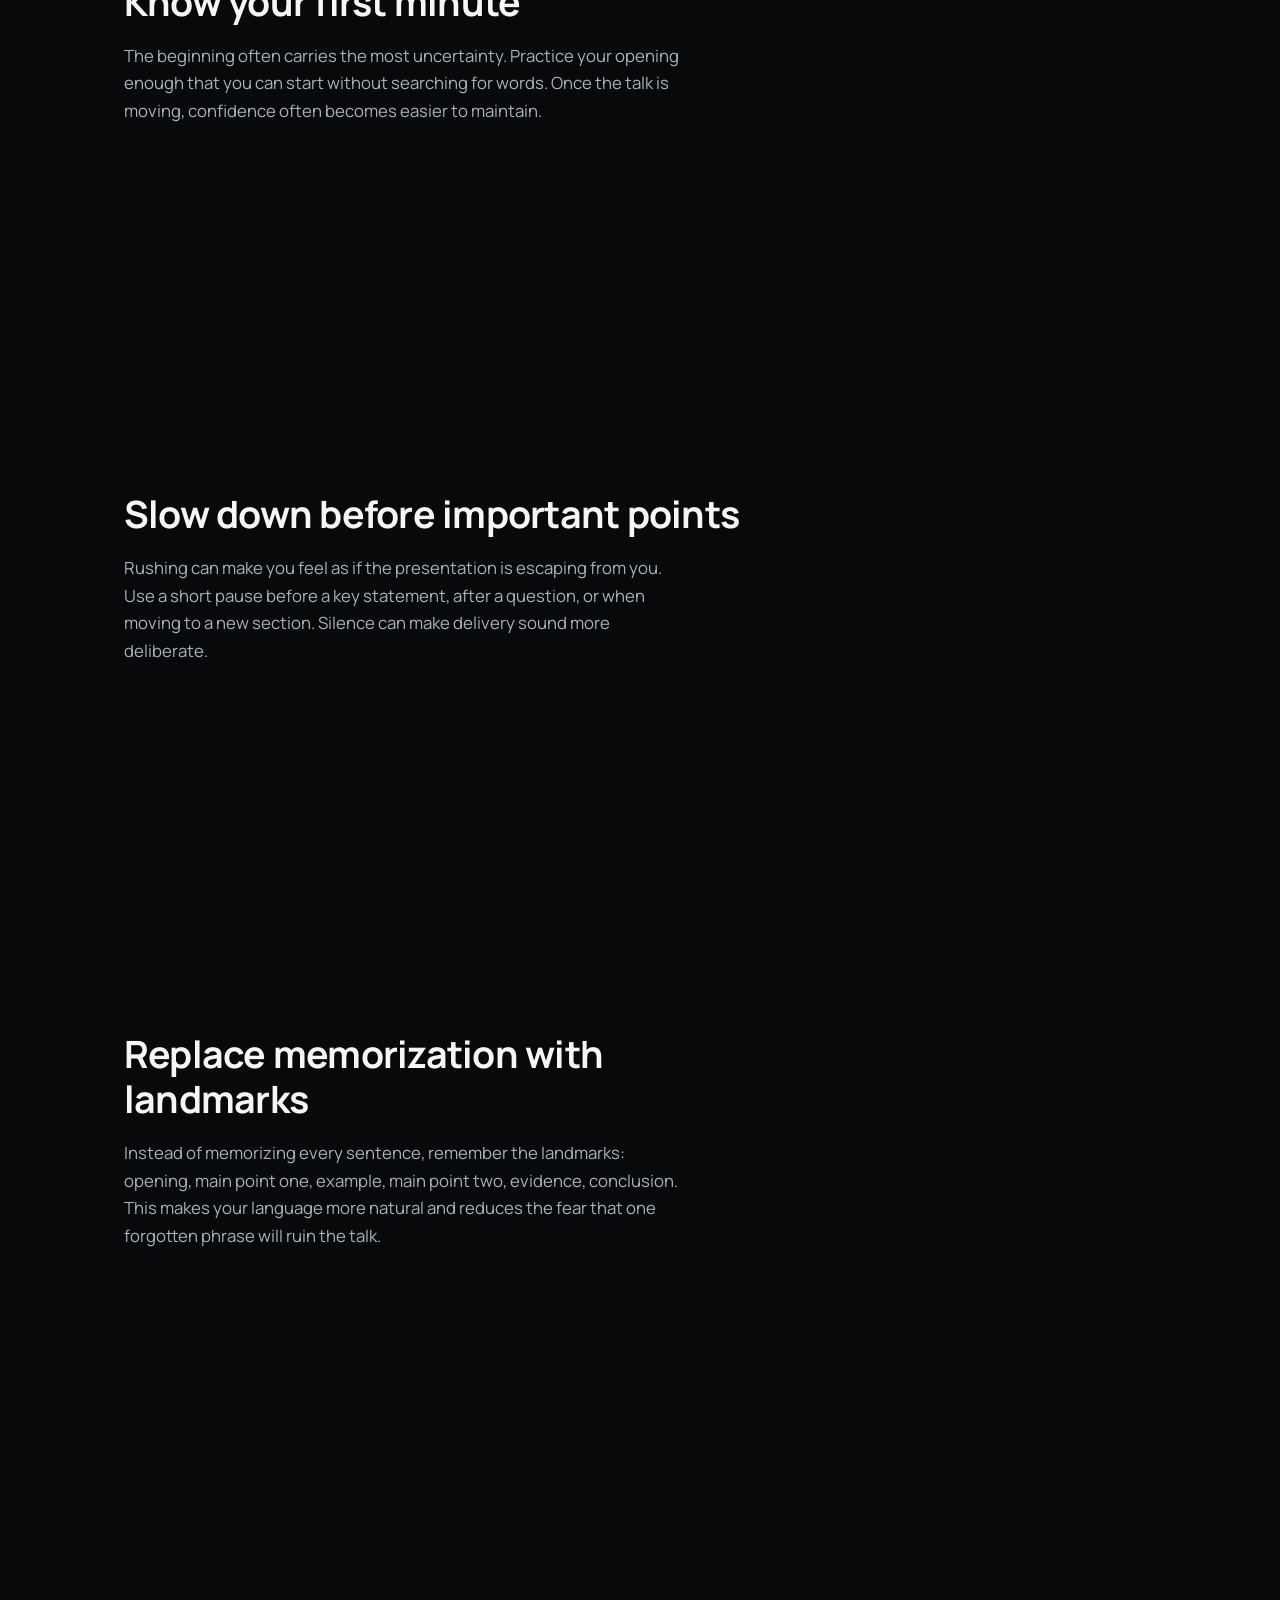
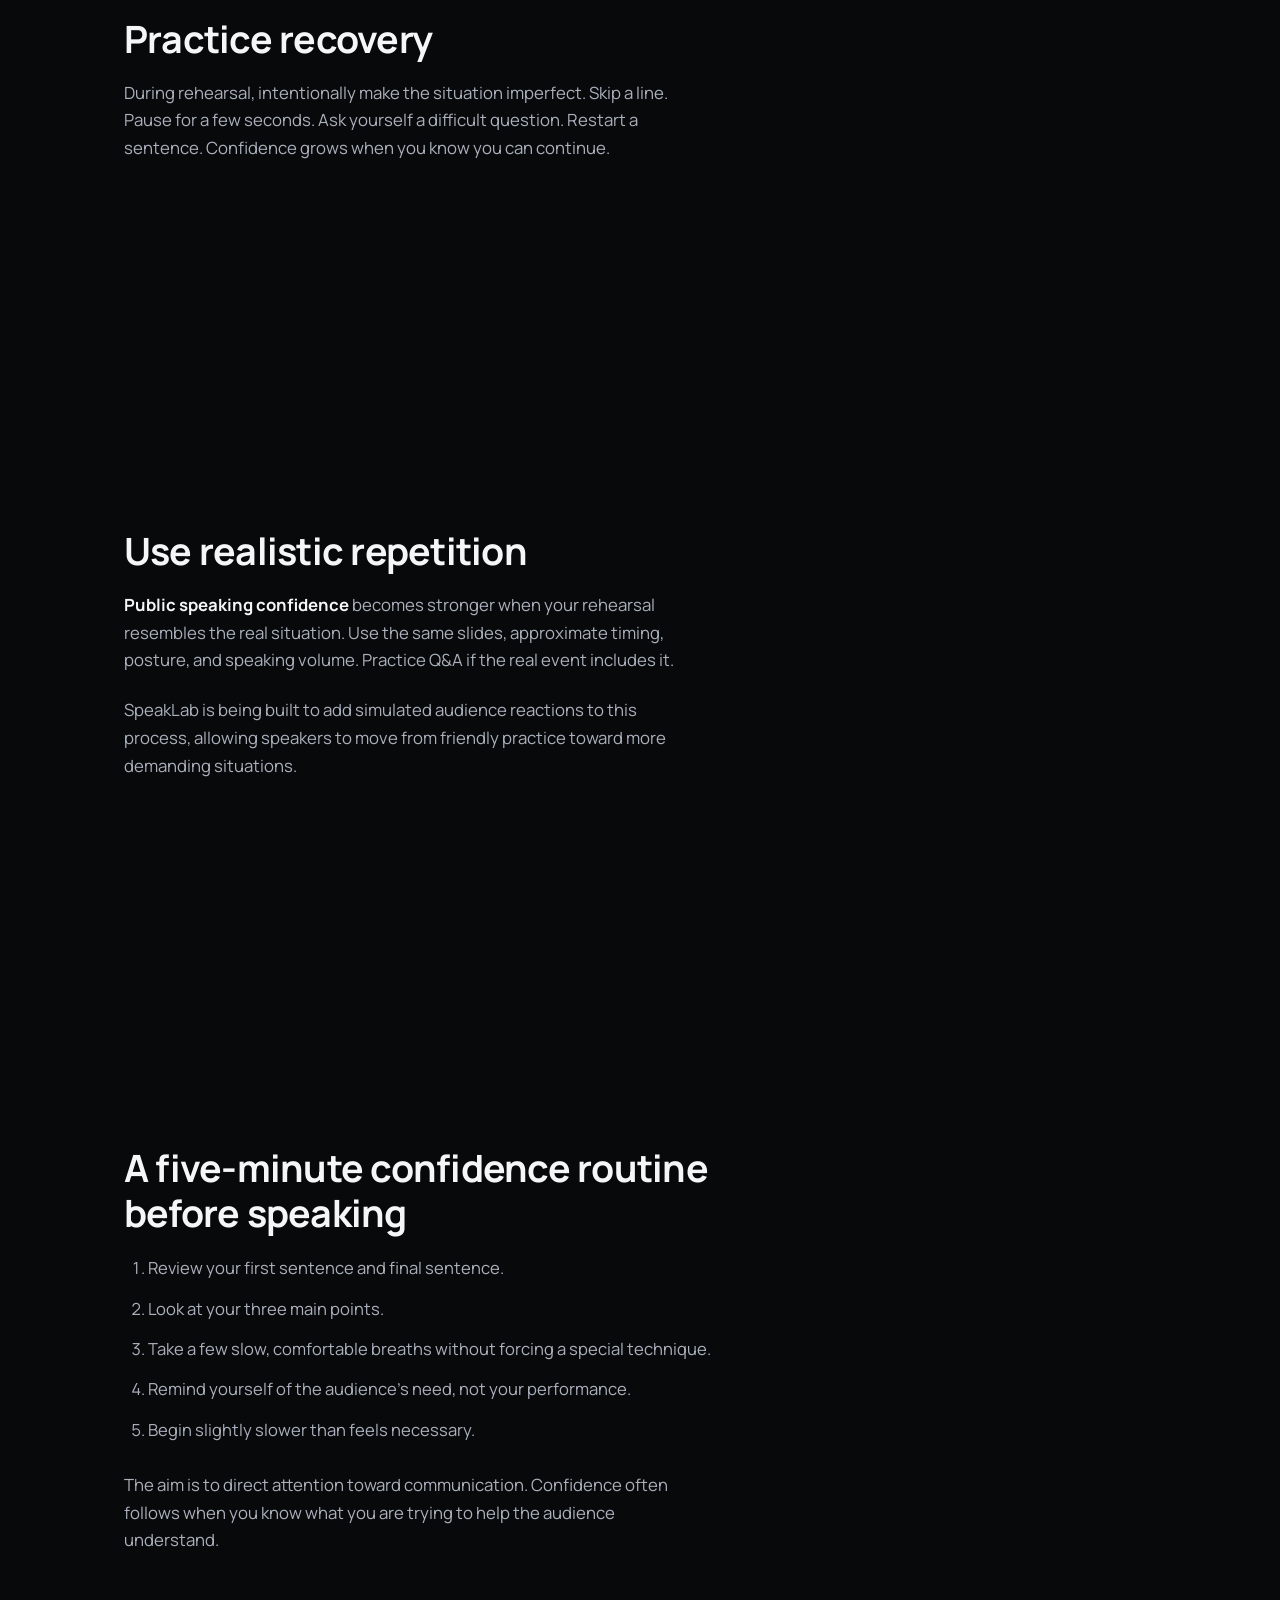
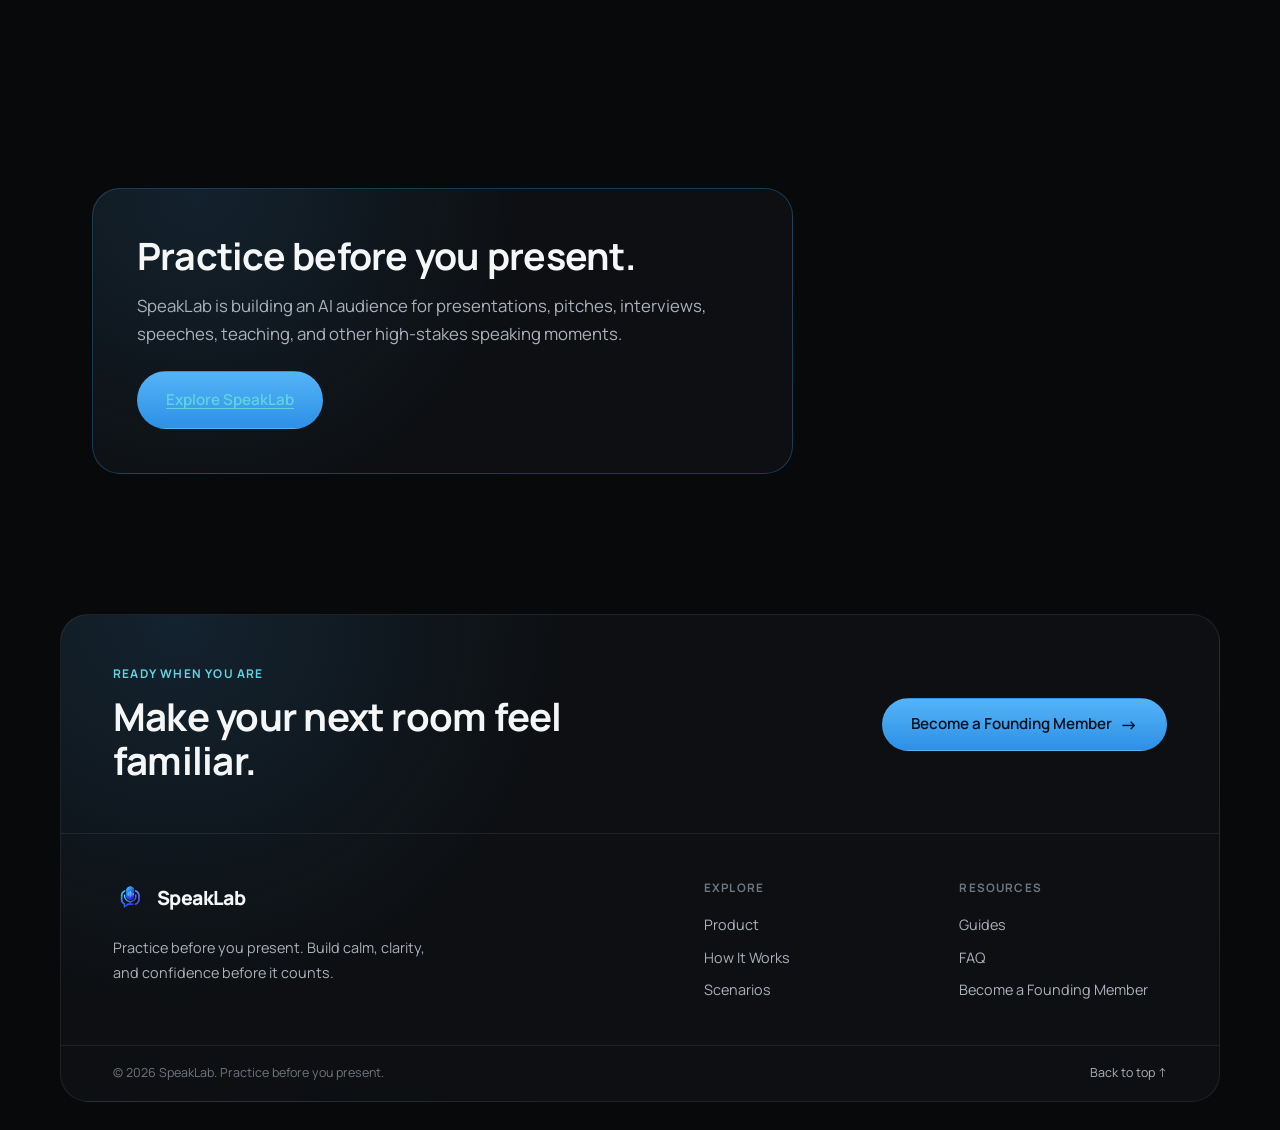
<file: guides/speaking-with-confidence.html>
<!DOCTYPE html>
<html lang="en">
<head>
<meta charset="UTF-8">
<meta name="viewport" content="width=device-width, initial-scale=1.0">
<link rel="icon" href="../logo.ico" sizes="any">
<title>Speaking with Confidence: Practical Ways to Feel More Prepared | SpeakLab</title>
<meta name="description" content="Learn practical ways to build public speaking confidence through preparation, repetition, recovery practice, pacing and realistic rehearsal.">
<meta name="robots" content="index,follow">
<link rel="canonical" href="https://speaklab.live/guides/speaking-with-confidence.html">
<meta property="og:title" content="Speaking with Confidence: Build It Through Preparation and Practice">
<meta property="og:description" content="Learn practical ways to build public speaking confidence through preparation, repetition, recovery practice, pacing and realistic rehearsal.">
<meta property="og:type" content="article">
<meta property="og:url" content="https://speaklab.live/guides/speaking-with-confidence.html">
<link rel="preconnect" href="https://fonts.googleapis.com">
<link rel="preconnect" href="https://fonts.gstatic.com" crossorigin>
<link href="https://fonts.googleapis.com/css2?family=Manrope:wght@300;400;500;600;700;800&display=swap" rel="stylesheet">
<link rel="stylesheet" href="../styles.css">
<link rel="stylesheet" href="../seo-content.css">
<script type="application/ld+json">{"@context": "https://schema.org", "@type": "Article", "headline": "Speaking with Confidence: Build It Through Preparation and Practice", "description": "Learn practical ways to build public speaking confidence through preparation, repetition, recovery practice, pacing and realistic rehearsal.", "author": {"@type": "Organization", "name": "SpeakLab", "url": "https://speaklab.live/"}, "publisher": {"@type": "Organization", "name": "SpeakLab", "url": "https://speaklab.live/"}, "datePublished": "2026-09-28", "dateModified": "2026-09-28", "mainEntityOfPage": "https://speaklab.live/guides/speaking-with-confidence.html"}</script>
<script type="application/ld+json">{"@context": "https://schema.org", "@type": "BreadcrumbList", "itemListElement": [{"@type": "ListItem", "position": 1, "name": "Home", "item": "https://speaklab.live/"}, {"@type": "ListItem", "position": 2, "name": "Guides", "item": "https://speaklab.live/guides/"}, {"@type": "ListItem", "position": 3, "name": "Speaking with Confidence: Build It Through Preparation and Practice", "item": "https://speaklab.live/guides/speaking-with-confidence.html"}]}</script>
</head>
<body>
<header class="nav scrolled" id="nav">
  <div class="nav-inner">
    <a href="../index.html" class="nav-logo" aria-label="SpeakLab home">
      <img src="../logo.png" width="28" height="28" alt="">
      <span>SpeakLab</span>
    </a>
    <nav class="nav-links" aria-label="Primary">
      <a href="../index.html#product">Product</a>
      <a href="index.html">Guides</a>
      <a href="../index.html#faq">FAQ</a>
    </nav>
    <a class="btn btn-primary nav-cta" href="../index.html#founding-member">Become a Founding Member</a>
  </div>
</header>

<main class="guide-shell">
  <nav class="guide-breadcrumbs" aria-label="Breadcrumb">
    <a href="../index.html">SpeakLab</a><span>→</span><a href="index.html">Guides</a><span>→</span><span>speaking with confidence</span>
  </nav>

  <header class="guide-hero">
    <p class="guide-kicker">Confidence Guide</p>
    <h1>Speaking with Confidence: Build It Through Preparation and Practice</h1>
    <p class="guide-dek">Speaking with confidence is easier when confidence is treated as an outcome of preparation rather than a personality trait. You can practice the behaviors that make a talk feel more controlled even when you still feel nervous.</p>
    <p class="guide-meta">Published September 28, 2026 · By SpeakLab</p>
  </header>

  <div class="guide-layout">
    <article class="guide-article">
      <section><h2>Confidence is not the same as feeling no nerves</h2>
<p>You can feel nervous and still deliver a clear presentation. The useful goal is not “I must feel completely calm.” A better goal is “I know my message, I know my next step, and I can recover if something goes wrong.”</p>
</section>
<section><h2>Know your first minute</h2>
<p>The beginning often carries the most uncertainty. Practice your opening enough that you can start without searching for words. Once the talk is moving, confidence often becomes easier to maintain.</p>
</section>
<section><h2>Slow down before important points</h2>
<p>Rushing can make you feel as if the presentation is escaping from you. Use a short pause before a key statement, after a question, or when moving to a new section. Silence can make delivery sound more deliberate.</p>
</section>
<section><h2>Replace memorization with landmarks</h2>
<p>Instead of memorizing every sentence, remember the landmarks: opening, main point one, example, main point two, evidence, conclusion. This makes your language more natural and reduces the fear that one forgotten phrase will ruin the talk.</p>
</section>
<section><h2>Practice recovery</h2>
<p>During rehearsal, intentionally make the situation imperfect. Skip a line. Pause for a few seconds. Ask yourself a difficult question. Restart a sentence. Confidence grows when you know you can continue.</p>
</section>
<section><h2>Use realistic repetition</h2>
<p><strong>Public speaking confidence</strong> becomes stronger when your rehearsal resembles the real situation. Use the same slides, approximate timing, posture, and speaking volume. Practice Q&amp;A if the real event includes it.</p>
<p>SpeakLab is being built to add simulated audience reactions to this process, allowing speakers to move from friendly practice toward more demanding situations.</p>
</section>
<section><h2>A five-minute confidence routine before speaking</h2>
<ol>
<li>Review your first sentence and final sentence.</li>
<li>Look at your three main points.</li>
<li>Take a few slow, comfortable breaths without forcing a special technique.</li>
<li>Remind yourself of the audience's need, not your performance.</li>
<li>Begin slightly slower than feels necessary.</li>
</ol>
<p>The aim is to direct attention toward communication. Confidence often follows when you know what you are trying to help the audience understand.</p>
</section>
      <section class="guide-cta">
        <h2>Practice before you present.</h2>
        <p>SpeakLab is building an AI audience for presentations, pitches, interviews, speeches, teaching, and other high-stakes speaking moments.</p>
        <a class="btn btn-primary" href="../index.html#top">Explore SpeakLab</a>
      </section>
    </article>

    <aside class="guide-aside">
      <h2>Practice with SpeakLab</h2>
      <p>Rehearse real speaking scenarios with a simulated audience, then use feedback to improve your next attempt.</p>
      <a class="btn btn-primary btn-full" href="../index.html#founding-member">Become a Founding Member</a>
      <div class="guide-links">
        <strong>Related guides</strong>
        <a href="fear-of-public-speaking.html">Fear of public speaking</a><a href="public-speaking-practice.html">Public speaking practice</a><a href="public-speaking-skills.html">Public speaking skills</a><a href="presentation-skills.html">Presentation skills</a>
      </div>
    </aside>
  </div>
</main>

<footer class="footer">
  <div class="footer-cta">
    <div>
      <p class="footer-eyebrow">Ready when you are</p>
      <h2>Make your next room feel familiar.</h2>
    </div>
    <a class="btn btn-primary" href="../index.html#founding-member">Become a Founding Member <span aria-hidden="true">→</span></a>
  </div>

  <div class="footer-top">
    <div class="footer-brand">
      <a href="../index.html" class="footer-mark" aria-label="SpeakLab home">
        <img src="../logo.png" width="34" height="34" alt="">
        <span class="footer-logo">SpeakLab</span>
      </a>
      <p>Practice before you present. Build calm, clarity, and confidence before it counts.</p>
    </div>

    <nav class="footer-links" aria-label="Footer navigation">
      <p>Explore</p>
      <a href="../index.html#product">Product</a>
      <a href="../index.html#how-it-works">How It Works</a>
      <a href="../index.html#scenarios">Scenarios</a>
    </nav>

    <nav class="footer-links" aria-label="Resources">
      <p>Resources</p>
      <a href="index.html">Guides</a>
      <a href="../index.html#faq">FAQ</a>
      <a href="../index.html#founding-member">Become a Founding Member</a>
    </nav>
  </div>
  <div class="footer-bottom">
    <p>© 2026 SpeakLab. Practice before you present.</p>
    <a href="../index.html#top">Back to top <span aria-hidden="true">↑</span></a>
  </div>
</footer>
</body>
</html>
</file>
<file: styles.css>
/* ============================================================
   SpeakLab — Design tokens
   ============================================================ */
:root{
  --bg-0:#08090B;
  --bg-1:#0D0F12;
  --bg-2:#121417;
  --line:rgba(255,255,255,0.08);
  --line-strong:rgba(255,255,255,0.14);
  --text-0:#F5F6F7;
  --text-1:#AAB1BC;
  --text-2:#6E7681;
  --blue:#3FA9F5;
  --cyan:#5FD4E0;
  --violet:#8B7CF6;
  --radius-s:10px;
  --radius-m:16px;
  --radius-l:28px;
  --container:1160px;
  --ease:cubic-bezier(.22,.68,.32,.99);
}

*,*::before,*::after{box-sizing:border-box;}
html{scroll-behavior:smooth;}
body{
  margin:0;
  background:var(--bg-0);
  color:var(--text-0);
  font-family:'Manrope',-apple-system,BlinkMacSystemFont,sans-serif;
  font-weight:400;
  line-height:1.5;
  -webkit-font-smoothing:antialiased;
  overflow-x:hidden;
}
img,video{max-width:100%;display:block;}
a{color:inherit;text-decoration:none;}
h1,h2,h3{margin:0;font-weight:700;letter-spacing:-0.02em;}
p{margin:0;}
ul{margin:0;padding:0;}
button{font-family:inherit;}

::selection{background:var(--blue);color:#04101c;}

:focus-visible{
  outline:2px solid var(--cyan);
  outline-offset:3px;
  border-radius:4px;
}

@media (prefers-reduced-motion: reduce){
  *{animation-duration:0.001ms !important;animation-iteration-count:1 !important;transition-duration:0.001ms !important;scroll-behavior:auto !important;}
}

.container{max-width:var(--container);margin:0 auto;padding:0 32px;}

section{padding:140px 32px;position:relative;}
section h2{
  font-size:clamp(2rem,3.6vw,3.1rem);
  line-height:1.12;
  max-width:720px;
}
section > p{color:var(--text-1);font-size:1.05rem;max-width:560px;line-height:1.65;}

/* ============ Reveal animation ============ */
.reveal{
  opacity:0;
  transform:translateY(24px);
  transition:opacity .9s var(--ease), transform .9s var(--ease), filter .9s var(--ease);
  filter:blur(4px);
}
.reveal.is-visible{
  opacity:1;
  transform:translateY(0);
  filter:blur(0);
}

/* ============================================================
   Buttons
   ============================================================ */
.btn{
  display:inline-flex;
  align-items:center;
  justify-content:center;
  gap:8px;
  padding:14px 28px;
  border-radius:999px;
  border:1px solid transparent;
  font-size:0.95rem;
  font-weight:600;
  cursor:pointer;
  transition:transform .35s var(--ease), background .3s ease, border-color .3s ease, box-shadow .3s ease;
  white-space:nowrap;
}
.btn-primary{
  background:linear-gradient(180deg,#54B4F7,#2E90E6);
  color:#04121F;
  box-shadow:0 0 0 rgba(63,169,245,0);
}
.btn-primary:hover{
  transform:translateY(-1px);
  box-shadow:0 8px 28px rgba(63,169,245,0.35);
}
.btn-secondary{
  background:transparent;
  border-color:var(--line-strong);
  color:var(--text-0);
}
.btn-secondary:hover{border-color:var(--cyan);}
.btn-lg{padding:18px 38px;font-size:1.02rem;}
.btn-full{width:100%;}

/* ============================================================
   Navigation
   ============================================================ */
.nav{
  position:fixed;
  top:0;left:0;right:0;
  z-index:200;
  padding:22px 0;
  transition:background .4s ease, border-color .4s ease, padding .4s ease, backdrop-filter .4s ease;
  border-bottom:1px solid transparent;
}
.nav.scrolled{
  padding:14px 0;
  background:rgba(8,9,11,0.72);
  backdrop-filter:blur(16px) saturate(140%);
  -webkit-backdrop-filter:blur(16px) saturate(140%);
  border-bottom:1px solid var(--line);
}
.nav-inner{
  max-width:var(--container);
  margin:0 auto;
  padding:0 32px;
  display:flex;
  align-items:center;
  gap:36px;
}
.nav-logo{
  display:flex;
  align-items:center;
  gap:9px;
  font-weight:700;
  font-size:1.08rem;
  margin-right:auto;
  color:var(--text-0);
}
.nav-logo img{width:28px;height:28px;object-fit:contain;display:block;flex:0 0 auto;}
.nav-links{display:flex;gap:30px;}
.nav-links a{
  font-size:0.92rem;
  color:var(--text-1);
  transition:color .25s ease;
}
.nav-links a:hover{color:var(--text-0);}
.nav-cta{padding:10px 22px;font-size:0.88rem;}
.hamburger{
  display:none;
  width:36px;height:36px;
  background:none;border:none;
  flex-direction:column;
  align-items:center;
  justify-content:center;
  gap:5px;
  cursor:pointer;
}
.hamburger span{
  width:20px;height:1.5px;background:var(--text-0);
  transition:transform .3s ease, opacity .3s ease;
}
.hamburger.open span:nth-child(1){transform:translateY(6.5px) rotate(45deg);}
.hamburger.open span:nth-child(2){opacity:0;}
.hamburger.open span:nth-child(3){transform:translateY(-6.5px) rotate(-45deg);}

.mobile-menu{
  position:fixed;
  inset:0;
  z-index:190;
  background:var(--bg-0);
  display:flex;
  flex-direction:column;
  align-items:center;
  justify-content:center;
  gap:36px;
  opacity:0;
  visibility:hidden;
  transform:translateY(-12px);
  transition:opacity .35s var(--ease), transform .35s var(--ease), visibility .35s;
}
.mobile-menu.open{opacity:1;visibility:visible;transform:translateY(0);}
.mobile-menu nav{display:flex;flex-direction:column;gap:26px;text-align:center;}
.mobile-menu nav a{font-size:1.6rem;font-weight:600;}

/* ============================================================
   Hero
   ============================================================ */
.hero{
  padding:200px 32px 100px;
  max-width:var(--container);
  margin:0 auto;
  text-align:center;
  display:flex;
  flex-direction:column;
  align-items:center;
}
.hero-inner{display:flex;flex-direction:column;align-items:center;}
.hero-intro{margin-bottom:46px;}
.hero-outro{margin-top:0;}
.eyebrow{
  color:var(--cyan);
  font-size:0.85rem;
  font-weight:600;
  letter-spacing:0.02em;
  margin-bottom:22px;
}
.hero-headline{
  font-size:clamp(3.5rem,8vw,7rem);
  line-height:0.98;
  letter-spacing:-0.03em;
  max-width:960px;
}
.hero-sub{
  margin-top:28px;
  font-size:1.2rem;
  color:var(--text-1);
  max-width:520px;
  line-height:1.6;
}
.hero-actions{margin-top:40px;display:flex;flex-direction:column;align-items:center;gap:14px;}
.hero-microcopy{color:var(--text-2);font-size:0.88rem;}
.hero-development-note{max-width:620px;color:var(--text-2);font-size:.78rem;line-height:1.65;}

/* ============================================================
   SPEAKLAB HERO MOTION GRAPHIC
   ============================================================ */
.hero-product-demo{
  --parallax-x:0px;
  --parallax-y:0px;
  width:100%;max-width:1050px;aspect-ratio:1.72 / 1;margin:0 0 64px;
  position:relative;isolation:isolate;overflow:visible;
  perspective:1400px;transform-style:preserve-3d;
}
.hero-product-demo::after{
  content:'';position:absolute;inset:9% 17% 7%;z-index:3;pointer-events:none;opacity:0;
  background:linear-gradient(110deg,transparent 30%,rgba(255,255,255,.055) 47%,rgba(70,180,255,.1) 50%,transparent 65%);
  transform:translateX(-125%);mix-blend-mode:screen;
}
.hero-product-demo.hero-motion-ready::after{animation:hero-dashboard-sweep 9s 5.2s ease-in-out infinite;}
.hero-product-glow{
  position:absolute;width:70%;height:70%;left:15%;top:15%;z-index:-1;border-radius:50%;
  background:radial-gradient(circle,rgba(40,150,255,.18),rgba(120,70,255,.1) 40%,transparent 70%);
  filter:blur(70px);opacity:.65;transform:scale(.95);will-change:transform,opacity;
}
.hero-product-demo.hero-motion-ready .hero-product-glow{animation:hero-glow-breathe 8s 3.2s ease-in-out infinite;}
.hero-dashboard-shell,.hero-popup-shell{position:absolute;transform-style:preserve-3d;will-change:transform,opacity,filter;}
.hero-dashboard-shell{left:11%;top:8%;width:78%;z-index:2;}
.hero-popup-shell{z-index:4;}
.hero-analysis-shell{left:-1.5%;bottom:14%;width:34%;}
.hero-reactions-shell{right:-.5%;top:4%;width:32%;}
.hero-feedback-shell{right:2%;bottom:4%;width:34%;}
.hero-dashboard,.hero-popup{
  width:100%;height:auto;object-fit:contain;display:block;user-select:none;pointer-events:none;
  -webkit-user-drag:none;will-change:transform;
}
.hero-dashboard{transform:translate3d(calc(var(--parallax-x) * .31),calc(var(--parallax-y) * .31),0);}
.hero-analysis{transform:translate3d(calc(var(--parallax-x) * .77),calc(var(--parallax-y) * .77),0);}
.hero-reactions{transform:translate3d(var(--parallax-x),var(--parallax-y),0);}
.hero-feedback{transform:translate3d(calc(var(--parallax-x) * .85),calc(var(--parallax-y) * .85),0);}
.hero-dashboard-shell{opacity:1;filter:none;transform:translate3d(0,0,0) scale(1);}
.hero-analysis-shell{opacity:1;filter:none;transform:translate3d(0,0,45px) scale(1) rotate(-2deg);}
.hero-reactions-shell{opacity:1;filter:none;transform:translate3d(0,0,65px) scale(1) rotate(2deg);}
.hero-feedback-shell{opacity:1;filter:none;transform:translate3d(0,0,55px) scale(1) rotate(1.5deg);}
.hero-product-demo.hero-motion-ready .hero-dashboard-shell{animation:hero-dashboard-enter 1s .2s cubic-bezier(.16,1,.3,1) both,hero-dashboard-float 5.7s 1.2s ease-in-out infinite;}
.hero-product-demo.hero-motion-ready .hero-analysis-shell{animation:hero-analysis-enter 1s 1.2s cubic-bezier(.16,1,.3,1) both,hero-analysis-float 5s 2.2s ease-in-out infinite;}
.hero-product-demo.hero-motion-ready .hero-reactions-shell{animation:hero-reactions-enter 1s 1.7s cubic-bezier(.16,1,.3,1) both,hero-reactions-float 5.7s 2.7s ease-in-out infinite;}
.hero-product-demo.hero-motion-ready .hero-feedback-shell{animation:hero-feedback-enter 1s 2.2s cubic-bezier(.16,1,.3,1) both,hero-feedback-float 4.5s 3.2s ease-in-out infinite;}
@keyframes hero-dashboard-enter{0%{opacity:0;filter:blur(10px);transform:translate3d(0,35px,0) scale(.94)}100%{opacity:1;filter:blur(0);transform:translate3d(0,0,0) scale(1)}}
@keyframes hero-analysis-enter{0%{opacity:0;filter:blur(7px);transform:translate3d(-80px,25px,45px) scale(.88) rotate(-4deg)}72%{opacity:1;filter:blur(0);transform:translate3d(5px,-2px,45px) scale(1.015) rotate(-1.8deg)}100%{opacity:1;filter:blur(0);transform:translate3d(0,0,45px) scale(1) rotate(-2deg)}}
@keyframes hero-reactions-enter{0%{opacity:0;filter:blur(7px);transform:translate3d(80px,-30px,65px) scale(.88) rotate(4deg)}100%{opacity:1;filter:blur(0);transform:translate3d(0,0,65px) scale(1) rotate(2deg)}}
@keyframes hero-feedback-enter{0%{opacity:0;filter:blur(7px);transform:translate3d(80px,40px,55px) scale(.88) rotate(4deg)}100%{opacity:1;filter:blur(0);transform:translate3d(0,0,55px) scale(1) rotate(1.5deg)}}
@keyframes hero-dashboard-float{0%,100%{transform:translate3d(0,0,0) scale(1)}50%{transform:translate3d(0,-5px,0) scale(1.003)}}
@keyframes hero-analysis-float{0%,100%{transform:translate3d(0,0,45px) rotate(-2deg)}50%{transform:translate3d(-3px,-10px,45px) rotate(-1deg)}}
@keyframes hero-reactions-float{0%,100%{transform:translate3d(0,0,65px) rotate(2deg)}50%{transform:translate3d(4px,8px,65px) rotate(1deg)}}
@keyframes hero-feedback-float{0%,100%{transform:translate3d(0,0,55px) rotate(1.5deg)}50%{transform:translate3d(3px,-7px,55px) rotate(2.5deg)}}
@keyframes hero-glow-breathe{0%,100%{opacity:.65;transform:scale(.95)}50%{opacity:1;transform:scale(1.05)}}
@keyframes hero-dashboard-sweep{0%,78%{opacity:0;transform:translateX(-125%)}82%{opacity:.7}92%{opacity:.7;transform:translateX(125%)}100%{opacity:0;transform:translateX(125%)}}

/* ============================================================
   Trust statement
   ============================================================ */
.trust{
  text-align:center;
  padding:120px 32px;
  border-top:1px solid var(--line);
  border-bottom:1px solid var(--line);
  background:var(--bg-1);
}
.trust-label{color:var(--text-2);font-size:0.92rem;margin-bottom:16px;}
.trust-statement{
  font-size:clamp(1.8rem,3.4vw,2.7rem);
  max-width:680px;
  margin:0 auto;
  line-height:1.25;
}

/* ============================================================
   Product concept + audience visual
   ============================================================ */
.product{max-width:var(--container);margin:0 auto;padding-top:160px;padding-bottom:150px;}
.product-intro{display:flex;align-items:flex-end;justify-content:space-between;gap:48px;margin-bottom:68px;}
.product-copy{max-width:665px;}
.section-kicker{display:flex;align-items:center;gap:9px;color:var(--cyan);font-size:.78rem;font-weight:700;letter-spacing:.1em;text-transform:uppercase;margin-bottom:18px;}
.section-kicker span{width:7px;height:7px;border-radius:50%;background:var(--cyan);box-shadow:0 0 15px rgba(95,212,224,.75);}
.product-copy p:not(.section-kicker){margin-top:20px;font-size:1.08rem;line-height:1.72;}
.product-link{display:inline-flex;align-items:center;gap:10px;color:var(--text-1);font-size:.9rem;font-weight:700;white-space:nowrap;padding-bottom:5px;border-bottom:1px solid var(--line-strong);transition:color .3s ease,border-color .3s ease;}
.product-link span{color:var(--cyan);font-size:1.1rem;transition:transform .3s var(--ease);}
.product-link:hover{color:var(--text-0);border-color:var(--cyan);}
.product-link:hover span{transform:translateY(3px);}
.audience-experience{border:1px solid var(--line-strong);border-radius:var(--radius-l);overflow:hidden;background:radial-gradient(circle at 74% 13%,rgba(63,169,245,.15),transparent 28%),linear-gradient(135deg,#10141a 0%,#0c0f13 55%,#090a0d 100%);box-shadow:0 35px 90px -48px rgba(0,0,0,.9);}
.audience-panel{position:relative;padding:26px 34px 20px;overflow:hidden;isolation:isolate;}
.audience-panel::before{content:'';position:absolute;inset:0;background-image:linear-gradient(rgba(255,255,255,.025) 1px,transparent 1px),linear-gradient(90deg,rgba(255,255,255,.025) 1px,transparent 1px);background-size:32px 32px;mask-image:linear-gradient(to bottom,black,transparent 72%);z-index:-1;}
.audience-panel-top,.audience-panel-bottom{display:flex;align-items:center;justify-content:space-between;gap:20px;position:relative;z-index:2;font-size:.76rem;letter-spacing:.04em;}
.audience-panel-top p{color:var(--text-2);}
.audience-live{display:flex;align-items:center;gap:8px;color:var(--text-1);font-weight:700;text-transform:uppercase;}
.audience-live span{width:7px;height:7px;border-radius:50%;background:#64e7ad;box-shadow:0 0 12px rgba(100,231,173,.8);animation:live-pulse 1.8s ease-in-out infinite;}
@keyframes live-pulse{50%{opacity:.35;transform:scale(.7);}}
.audience-stage{height:160px;position:relative;display:flex;align-items:flex-end;justify-content:center;margin:-10px 0 -1px;overflow:hidden;}
.stage-halo{position:absolute;width:340px;height:160px;border-radius:50% 50% 0 0;background:radial-gradient(ellipse at center bottom,rgba(63,169,245,.31),rgba(139,124,246,.09) 42%,transparent 72%);filter:blur(5px);}
.stage-speaker{width:42px;height:100px;position:relative;z-index:1;border-radius:21px 21px 10px 10px;background:linear-gradient(180deg,#a6e7ff 0%,#449ee5 42%,#5b5ad6 100%);box-shadow:0 0 38px rgba(63,169,245,.65);}
.stage-speaker::before{content:'';position:absolute;left:50%;top:-37px;width:48px;height:48px;transform:translateX(-50%);border:2px solid rgba(229,248,255,.85);border-radius:50%;background:linear-gradient(145deg,#82cdf9,#8b7cf6);box-shadow:0 0 28px rgba(95,212,224,.35);}
.stage-speaker span{position:absolute;width:94px;height:7px;left:50%;bottom:-2px;transform:translateX(-50%);border-radius:50%;background:rgba(63,169,245,.48);filter:blur(5px);}
.stage-floor{position:absolute;bottom:0;width:min(760px,90%);height:48px;border-radius:50% 50% 0 0;background:linear-gradient(to bottom,rgba(255,255,255,.05),transparent);border-top:1px solid rgba(255,255,255,.08);}
.audience-grid{
  display:grid;
  grid-template-columns:repeat(6,1fr);
  gap:18px;
  position:relative;
  z-index:1;
  padding:26px 3.5% 38px;
}
.audience-avatar{
  aspect-ratio:1;
  border-radius:50%;
  position:relative;
  display:flex;
  align-items:flex-end;
  justify-content:center;
  background:linear-gradient(145deg,#1c222a,#101318);
  border:1px solid var(--line-strong);
  transition:transform .4s var(--ease),border-color .4s ease,box-shadow .4s ease;
}
.audience-avatar:hover{transform:translateY(-5px);}
.audience-avatar::before{
  content:'';
  width:46%;height:46%;
  border-radius:50%;
  background:rgba(255,255,255,0.16);
  margin-bottom:16%;
}
.audience-avatar[data-state="engaged"]{border-color:rgba(63,169,245,.57);box-shadow:0 0 24px rgba(63,169,245,.2);}
.audience-avatar[data-state="confused"]{border-color:rgba(139,124,246,0.4);}
.audience-avatar[data-state="raising"]{border-color:rgba(95,212,224,0.5);}
.audience-label{
  position:absolute;
  bottom:-26px;left:50%;
  transform:translateX(-50%);
  font-size:0.68rem;
  color:var(--text-2);
  white-space:nowrap;
}
.audience-panel-bottom{padding-top:17px;border-top:1px solid var(--line);color:var(--text-2);}
.audience-status{display:flex;align-items:center;gap:7px;color:var(--text-1);}
.audience-status i{width:6px;height:6px;border-radius:50%;background:var(--cyan);box-shadow:0 0 10px rgba(95,212,224,.6);}
.product-benefits{display:grid;grid-template-columns:repeat(3,1fr);border-top:1px solid var(--line);background:rgba(0,0,0,.14);}
.product-benefit{padding:32px 34px 35px;min-height:205px;border-right:1px solid var(--line);}
.product-benefit:last-child{border-right:0;}
.benefit-number{display:block;color:var(--cyan);font-size:.76rem;font-weight:700;letter-spacing:.08em;margin-bottom:38px;}
.product-benefit h3{font-size:1.08rem;margin-bottom:10px;}
.product-benefit p{color:var(--text-1);font-size:.9rem;line-height:1.65;max-width:290px;}

/* ============================================================
   SPEAKLAB PRODUCT MOTION GRAPHIC
   ============================================================ */
.product-showcase{
  max-width:var(--container);margin:0 auto;padding-top:150px;padding-bottom:78px;
}
.product-showcase-heading{max-width:700px;margin:0 auto 74px;text-align:center;}
.product-eyebrow{
  color:var(--cyan);font-size:.8rem;font-weight:700;letter-spacing:.1em;text-transform:uppercase;margin-bottom:19px;
}
.product-showcase-heading h2{margin:0 auto;}
.product-showcase-heading > p:last-child{margin:22px auto 0;color:var(--text-1);font-size:1.04rem;line-height:1.7;max-width:620px;}
.product-motion-scene{
  --product-parallax-x:0px;
  --product-parallax-y:0px;
  --product-scroll-main:0px;
  --product-scroll-card:0px;
  width:100%;max-width:1120px;aspect-ratio:1.32 / 1;margin:0 auto;
  position:relative;isolation:isolate;overflow:visible;
  perspective:1400px;transform-style:preserve-3d;
}
.product-motion-scene::after{
  content:'';position:absolute;inset:2% 7% 31%;z-index:3;pointer-events:none;opacity:0;
  background:linear-gradient(110deg,transparent 25%,rgba(255,255,255,.03) 42%,rgba(80,180,255,.08) 50%,rgba(140,80,255,.04) 57%,transparent 72%);
  transform:translateX(-130%);mix-blend-mode:screen;
}
.product-motion-scene.product-motion-ready::after{animation:product-panel-sweep 10.5s 5.2s ease-in-out infinite;}
.product-motion-glow{
  position:absolute;width:75%;height:65%;left:50%;top:45%;z-index:-1;border-radius:50%;pointer-events:none;
  background:radial-gradient(circle,rgba(40,150,255,.18),rgba(100,80,255,.10) 42%,transparent 72%);
  filter:blur(70px);opacity:.55;transform:translate(-50%,-50%) scale(.96);will-change:transform,opacity;
}
.product-motion-scene.product-motion-ready .product-motion-glow{animation:product-glow-breathe 8s .4s ease-in-out infinite;}
.product-main-shell,.product-card-shell{position:absolute;transform-style:preserve-3d;will-change:transform,opacity;}
.product-main-shell{left:7%;top:0;width:86%;z-index:2;opacity:0;filter:blur(8px);transform:translate3d(0,60px,0) scale(.94) rotateX(4deg);}
.product-card-shell{z-index:4;opacity:0;filter:blur(6px);}
.product-card-1-shell{left:2%;top:42%;width:30%;transform:translate3d(-60px,45px,45px) scale(.88) rotate(-4deg);}
.product-card-2-shell{left:50%;top:46%;width:30%;transform:translate3d(-50%,70px,60px) scale(.86);}
.product-card-3-shell{right:2%;top:42%;width:30%;transform:translate3d(60px,45px,45px) scale(.88) rotate(4deg);}
.product-main-panel,.product-feature-card{
  width:100%;height:auto;object-fit:contain;display:block;user-select:none;pointer-events:none;-webkit-user-drag:none;will-change:transform;
}
.product-main-panel{transform:translate3d(calc(var(--product-parallax-x) * .38),calc((var(--product-parallax-y) * .38) + var(--product-scroll-main)),0);}
.product-card-1{filter:drop-shadow(0 20px 35px rgba(0,0,0,.28));transform:translate3d(calc(var(--product-parallax-x) * .8),calc((var(--product-parallax-y) * .8) + var(--product-scroll-card)),0);}
.product-card-2{filter:drop-shadow(0 20px 35px rgba(0,0,0,.28));transform:translate3d(var(--product-parallax-x),calc(var(--product-parallax-y) + var(--product-scroll-card)),0);}
.product-card-3{filter:drop-shadow(0 20px 35px rgba(0,0,0,.28));transform:translate3d(calc(var(--product-parallax-x) * .8),calc((var(--product-parallax-y) * .8) + var(--product-scroll-card)),0);}
.product-motion-scene.product-motion-ready .product-main-shell{animation:product-main-enter 1.25s cubic-bezier(.16,1,.3,1) both,product-main-float 6.6s 1.25s ease-in-out infinite;}
.product-motion-scene.product-motion-ready .product-card-1-shell{animation:product-card-1-enter 1s .8s cubic-bezier(.16,1,.3,1) both,product-card-1-float 5.1s 1.8s ease-in-out infinite;}
.product-motion-scene.product-motion-ready .product-card-2-shell{animation:product-card-2-enter 1s 1.1s cubic-bezier(.16,1,.3,1) both,product-card-2-float 5.9s 2.1s ease-in-out infinite;}
.product-motion-scene.product-motion-ready .product-card-3-shell{animation:product-card-3-enter 1s 1.4s cubic-bezier(.16,1,.3,1) both,product-card-3-float 5.4s 2.4s ease-in-out infinite;}
@keyframes product-main-enter{0%{opacity:0;filter:blur(8px);transform:translate3d(0,60px,0) scale(.94) rotateX(4deg)}100%{opacity:1;filter:blur(0);transform:translate3d(0,0,0) scale(1) rotateX(0)}}
@keyframes product-card-1-enter{0%{opacity:0;filter:blur(6px);transform:translate3d(-60px,45px,45px) scale(.88) rotate(-4deg)}76%{opacity:1;filter:blur(0);transform:translate3d(3px,-2px,45px) scale(1.015) rotate(-1.35deg)}100%{opacity:1;filter:blur(0);transform:translate3d(0,0,45px) scale(1) rotate(-1.5deg)}}
@keyframes product-card-2-enter{0%{opacity:0;filter:blur(6px);transform:translate3d(-50%,70px,60px) scale(.86)}76%{opacity:1;filter:blur(0);transform:translate3d(-50%,-2px,60px) scale(1.012)}100%{opacity:1;filter:blur(0);transform:translate3d(-50%,0,60px) scale(1)}}
@keyframes product-card-3-enter{0%{opacity:0;filter:blur(6px);transform:translate3d(60px,45px,45px) scale(.88) rotate(4deg)}76%{opacity:1;filter:blur(0);transform:translate3d(-3px,-2px,45px) scale(1.015) rotate(1.35deg)}100%{opacity:1;filter:blur(0);transform:translate3d(0,0,45px) scale(1) rotate(1.5deg)}}
@keyframes product-main-float{0%,100%{transform:translate3d(0,0,0) scale(1)}50%{transform:translate3d(0,-5px,0) scale(1.002)}}
@keyframes product-card-1-float{0%,100%{transform:translate3d(0,0,45px) rotate(-1.5deg)}50%{transform:translate3d(-2px,-9px,45px) rotate(-.5deg)}}
@keyframes product-card-2-float{0%,100%{transform:translate3d(-50%,0,60px) scale(1)}50%{transform:translate3d(-50%,-6px,60px) scale(1.004)}}
@keyframes product-card-3-float{0%,100%{transform:translate3d(0,0,45px) rotate(1.5deg)}50%{transform:translate3d(3px,-10px,45px) rotate(.5deg)}}
@keyframes product-glow-breathe{0%,100%{opacity:.55;transform:translate(-50%,-50%) scale(.96)}50%{opacity:.9;transform:translate(-50%,-50%) scale(1.04)}}
@keyframes product-panel-sweep{0%,78%{opacity:0;transform:translateX(-130%)}82%{opacity:.7}92%{opacity:.7;transform:translateX(130%)}100%{opacity:0;transform:translateX(130%)}}

@media (max-width:1200px){
  .product-motion-scene{max-width:960px;aspect-ratio:1.26 / 1;}
  .product-main-shell{left:2.5%;width:95%;}
  .product-card-1-shell{left:1%;top:44%;width:33%;}
  .product-card-2-shell{top:48%;width:33%;}
  .product-card-3-shell{right:1%;top:44%;width:33%;}
}

@media (max-width:640px){
  .product-showcase{padding:92px 20px 54px;}
  .product-showcase-heading{margin-bottom:48px;text-align:left;}
  .product-showcase-heading > p:last-child{font-size:1rem;}
  .product-motion-scene{width:100%;aspect-ratio:auto;display:flex;flex-direction:column;align-items:center;padding:0 0 14px;}
  .product-motion-scene::after{display:none;}
  .product-motion-glow{width:100%;height:34%;top:24%;filter:blur(52px);}
  .product-main-shell,.product-card-shell{position:relative;left:auto;right:auto;top:auto;width:auto;filter:none;animation:none !important;}
  .product-main-shell{width:116%;margin-left:-8%;z-index:2;transform:translate3d(0,30px,0) scale(.96);}
  .product-card-shell{width:84%;z-index:4;}
  .product-card-1-shell{margin-top:-5%;transform:translate3d(-25px,24px,45px) scale(.92) rotate(-3deg);}
  .product-card-2-shell{margin-top:-9%;transform:translate3d(0,30px,60px) scale(.92);}
  .product-card-3-shell{margin-top:-9%;transform:translate3d(25px,24px,45px) scale(.92) rotate(3deg);}
  .product-motion-scene.product-motion-ready .product-main-shell,.product-motion-scene.product-motion-ready .product-card-shell{opacity:1;transition:opacity .8s var(--ease),transform .9s cubic-bezier(.16,1,.3,1);}
  .product-motion-scene.product-motion-ready .product-main-shell{transform:translate3d(0,0,0) scale(1);}
  .product-motion-scene.product-motion-ready .product-card-1-shell{transform:translate3d(0,0,45px) scale(1) rotate(-1deg);transition-delay:.35s;}
  .product-motion-scene.product-motion-ready .product-card-2-shell{transform:translate3d(0,0,60px) scale(1);transition-delay:.55s;}
  .product-motion-scene.product-motion-ready .product-card-3-shell{transform:translate3d(0,0,45px) scale(1) rotate(1deg);transition-delay:.75s;}
  .product-main-panel,.product-card-1,.product-card-2,.product-card-3{transform:none;}
}

@media (prefers-reduced-motion: reduce){
  .product-motion-scene::after{display:none;}
  .product-motion-glow{animation:none !important;opacity:.72;transform:translate(-50%,-50%) scale(1);}
  .product-main-shell{opacity:1;filter:none;transform:translate3d(0,0,0) scale(1) rotateX(0);animation:none !important;}
  .product-card-1-shell{opacity:1;filter:none;transform:translate3d(0,0,45px) scale(1) rotate(-1.5deg);animation:none !important;}
  .product-card-2-shell{opacity:1;filter:none;transform:translate3d(-50%,0,60px) scale(1);animation:none !important;}
  .product-card-3-shell{opacity:1;filter:none;transform:translate3d(0,0,45px) scale(1) rotate(1.5deg);animation:none !important;}
  .product-main-panel,.product-card-1,.product-card-2,.product-card-3{transform:none;}
}

/* ============================================================
   How it works
   ============================================================ */
.how{max-width:var(--container);margin:0 auto;padding-top:86px;}
.how h2{margin-bottom:76px;}
.how-steps{
  display:grid;
  grid-template-columns:repeat(4,1fr);
  gap:48px;
}
.how-num{
  display:block;
  font-size:2.6rem;
  font-weight:300;
  color:var(--text-2);
  margin-bottom:18px;
  font-variant-numeric:tabular-nums;
}
.how-step h3{font-size:1.2rem;margin-bottom:10px;}
.how-step p{color:var(--text-1);font-size:0.96rem;line-height:1.6;}

/* ============================================================
   Audience reactions
   ============================================================ */
.reactions{max-width:var(--container);margin:0 auto;}
.reactions-copy{max-width:600px;}
.reactions-copy p{margin-top:18px;}
.reactions-big{
  font-size:clamp(2.6rem,5vw,4rem);
  font-weight:700;
  color:var(--cyan);
  letter-spacing:-0.02em;
}
.reactions-row{
  margin-top:64px;
  display:flex;
  gap:20px;
  overflow-x:auto;
  padding-bottom:12px;
}
.reaction-card{
  flex:1 1 0;
  min-width:170px;
  border:1px solid var(--line);
  border-radius:var(--radius-m);
  background:var(--bg-1);
  padding:36px 24px;
  display:flex;
  flex-direction:column;
  align-items:center;
  gap:14px;
  transition:transform .5s var(--ease), border-color .4s ease;
}
.reaction-card:hover{transform:translateY(-6px);border-color:var(--line-strong);}
.reaction-icon{font-size:2rem;}
.reaction-label{color:var(--text-1);font-size:0.92rem;}

/* ============================================================
   Scenarios
   ============================================================ */
.scenarios{max-width:var(--container);margin:0 auto;}
.scenarios h2{margin-bottom:64px;}
.scenario-grid{
  display:grid;
  grid-template-columns:repeat(4,1fr);
  gap:1px;
  background:var(--line);
  border:1px solid var(--line);
  border-radius:var(--radius-m);
  overflow:hidden;
}
.scenario-item{
  background:var(--bg-1);
  padding:38px 30px;
  transition:background .35s ease;
}
.scenario-item:hover{background:var(--bg-2);}
.scenario-item h3{font-size:1.05rem;margin-bottom:8px;}
.scenario-item p{color:var(--text-1);font-size:0.9rem;line-height:1.55;}

/* ============================================================
   Difficulty
   ============================================================ */
.difficulty{max-width:var(--container);margin:0 auto;}
.difficulty > p{margin-top:18px;margin-bottom:64px;}
.difficulty-track{
  display:flex;
  align-items:center;
  gap:18px;
  overflow-x:auto;
  padding-bottom:16px;
}
.difficulty-step{
  flex:0 0 auto;
  display:flex;
  flex-direction:column;
  gap:8px;
  min-width:108px;
  padding:22px 20px;
  border:1px solid var(--line);
  border-radius:var(--radius-s);
  background:var(--bg-1);
}
.d-num{font-size:0.78rem;color:var(--text-2);}
.d-label{font-weight:600;}
.difficulty-step:last-child{border-color:rgba(139,124,246,0.5);}
.difficulty-arrow{color:var(--text-2);flex:0 0 auto;}

/* ============================================================
   Feedback
   ============================================================ */
.feedback{max-width:var(--container);margin:0 auto;}
.feedback > p{margin-top:18px;margin-bottom:56px;}
.feedback-note{color:var(--text-2);font-size:0.82rem;margin-bottom:22px;}
.feedback-examples ul{display:flex;flex-direction:column;gap:0;}
.feedback-examples li{
  list-style:none;
  padding:22px 0;
  border-top:1px solid var(--line);
  color:var(--text-0);
  font-size:1.1rem;
  font-style:italic;
  color:var(--text-1);
}
.feedback-examples li:last-child{border-bottom:1px solid var(--line);}
.feedback-repeat{
  margin-top:56px;
  font-size:1.3rem;
  font-weight:600;
  color:var(--text-0);
}

/* ============================================================
   Practice loop
   ============================================================ */
.loop{max-width:var(--container);margin:0 auto;text-align:center;}
.loop h2{margin-left:auto;margin-right:auto;}
.loop > p{margin:18px auto 60px;text-align:center;}
.loop-chain{
  display:inline-flex;
  flex-direction:column;
  align-items:center;
  gap:14px;
  font-size:1.4rem;
  font-weight:700;
}
.loop-chain span:not(.loop-arrow){color:var(--text-0);}
.loop-arrow{color:var(--blue);font-weight:400;font-size:1.1rem;}

/* ============================================================
   English use case (secondary)
   ============================================================ */
.english{
  max-width:760px;
  margin:0 auto;
  text-align:center;
  padding:100px 32px;
}
.english h2{
  font-size:clamp(1.6rem,2.6vw,2.1rem);
  margin:0 auto;
}
.english p{margin:16px auto 0;text-align:center;color:var(--text-2);font-size:0.98rem;}

/* ============================================================
   Founding Member
   ============================================================ */
.founding-member{
  padding-top:120px;padding-bottom:120px;text-align:center;overflow:hidden;
  background:radial-gradient(ellipse at 50% 40%,rgba(74,96,200,.14),transparent 48%);
}
.founding-member-intro{max-width:660px;margin:0 auto 54px;}
.founding-member-intro h2{margin:0 auto 18px;}
.founding-member-intro > p:last-child{margin:0 auto;color:var(--text-1);}
.founding-card{
  position:relative;isolation:isolate;overflow:hidden;max-width:600px;margin:0 auto;text-align:left;
  border:1px solid var(--line-strong);border-radius:var(--radius-l);background:rgba(18,20,23,.9);
  box-shadow:0 32px 80px rgba(0,0,0,.28);padding:1px;
}
.founding-card-glow{position:absolute;z-index:-1;inset:-40%;background:radial-gradient(circle,rgba(97,112,255,.22),transparent 42%);filter:blur(24px);}
.founding-card-content{padding:44px;}
.founding-badge{display:inline-flex;padding:7px 11px;border:1px solid rgba(95,212,224,.32);border-radius:999px;color:var(--cyan);font-size:.7rem;font-weight:700;letter-spacing:.11em;text-transform:uppercase;}
.founding-price{display:flex;align-items:end;gap:18px;margin:25px 0 30px;}
.founding-price span{font-size:clamp(4rem,10vw,5.6rem);font-weight:800;letter-spacing:-.07em;line-height:.88;}
.founding-price p{color:var(--text-1);padding-bottom:7px;font-size:.95rem;}
.founding-benefits{list-style:none;display:grid;gap:13px;padding:0 0 29px;border-bottom:1px solid var(--line);}
.founding-benefits li{position:relative;padding-left:28px;color:var(--text-1);font-size:.94rem;line-height:1.45;}
.founding-benefits li::before{content:'✓';position:absolute;left:0;color:var(--cyan);font-weight:700;}
.founding-description{margin:27px 0;color:var(--text-1);font-size:.9rem;line-height:1.7;}
.paypal-checkout{max-width:420px;margin:0 auto;}
.paypal-checkout [id^="paypal-button-container"]{width:100%;min-height:45px;}
.paypal-status{min-height:1.4em;margin:13px 0 0;text-align:center;font-size:.84rem;line-height:1.5;}
.paypal-status.is-notice{color:var(--text-1);}
.paypal-status.is-error{color:#F58A8A;}
.paypal-disclosure{margin:14px auto 0;color:var(--text-2);font-size:.75rem;line-height:1.6;text-align:center;}
.purchase-success{padding:32px 26px;border:1px solid rgba(95,212,224,.23);border-radius:var(--radius-m);background:rgba(63,169,245,.07);text-align:center;}
.purchase-success[hidden]{display:none;}
.purchase-success-icon{width:50px;height:50px;margin:0 auto 18px;display:grid;place-items:center;border-radius:50%;background:rgba(95,212,224,.14);color:var(--cyan);font-weight:800;font-size:1.3rem;}
.purchase-success h3{font-size:1.35rem;margin-bottom:14px;}
.purchase-success p{color:var(--text-1);font-size:.9rem;line-height:1.65;margin-top:10px;}
.subscription-id{margin-top:20px !important;padding:12px;background:rgba(8,9,11,.38);border-radius:var(--radius-s);overflow-wrap:anywhere;}
.subscription-id strong{color:var(--text-0);}
.subscription-id code{color:var(--cyan);font-family:ui-monospace,SFMono-Regular,Consolas,monospace;font-size:.8rem;}
.save-subscription-note{color:var(--text-2) !important;font-size:.78rem !important;}

/* ============================================================
   Final CTA
   ============================================================ */
.final-cta{
  text-align:center;
  padding:180px 32px;
  background:var(--bg-1);
  border-top:1px solid var(--line);
  overflow:hidden;
}
.final-cta-bg{position:absolute;inset:0;z-index:0;pointer-events:none;}
.final-cta-bg span{
  position:absolute;
  border-radius:50%;
  background:rgba(255,255,255,0.03);
  filter:blur(2px);
}
.final-cta-bg span:nth-child(1){width:120px;height:160px;top:10%;left:8%;}
.final-cta-bg span:nth-child(2){width:90px;height:130px;top:60%;left:18%;}
.final-cta-bg span:nth-child(3){width:100px;height:140px;top:20%;right:12%;}
.final-cta-bg span:nth-child(4){width:80px;height:110px;top:65%;right:22%;}
.final-cta-bg span:nth-child(5){width:70px;height:100px;bottom:8%;left:46%;}
.final-cta h2{
  position:relative;z-index:1;
  font-size:clamp(2.2rem,4.4vw,3.4rem);
  max-width:700px;margin:0 auto;
}
.final-cta > p{position:relative;z-index:1;margin:20px auto 40px;text-align:center;}
.final-cta-price{color:var(--cyan) !important;font-size:.94rem;font-weight:700;}
.final-cta .btn{position:relative;z-index:1;}
.final-cta-tag{position:relative;z-index:1;margin-top:26px;color:var(--text-2);font-size:0.88rem;text-align:center;}

/* ============================================================
   FAQ
   ============================================================ */
.faq{max-width:840px;margin:0 auto;}
.faq h2{margin:0 auto 56px;}
.faq-list{border-top:1px solid var(--line);}
.faq-item{border-bottom:1px solid var(--line);}
.faq-q{
  width:100%;
  background:none;
  border:none;
  color:var(--text-0);
  padding:26px 4px;
  display:flex;
  justify-content:space-between;
  align-items:center;
  font-size:1.05rem;
  font-weight:500;
  cursor:pointer;
  text-align:left;
}
.faq-icon{
  font-size:1.4rem;
  font-weight:300;
  color:var(--text-2);
  transition:transform .35s var(--ease);
  flex:0 0 auto;
  margin-left:20px;
}
.faq-item.open .faq-icon{transform:rotate(45deg);color:var(--cyan);}
.faq-a{
  max-height:0;
  overflow:hidden;
  transition:max-height .4s var(--ease);
}
.faq-a p{padding:0 4px 26px;color:var(--text-1);max-width:640px;line-height:1.65;}

/* ============================================================
   Footer
   ============================================================ */
.footer{
  max-width:var(--container);
  margin:50px auto 28px;
  padding:0;
  border:1px solid var(--line);
  border-radius:var(--radius-l);
  overflow:hidden;
  background:radial-gradient(circle at 10% 0%,rgba(63,169,245,.13),transparent 34%),var(--bg-1);
}
.footer-cta{
  padding:50px 52px;
  display:flex;
  align-items:center;
  justify-content:space-between;
  gap:40px;
  border-bottom:1px solid var(--line);
}
.footer-eyebrow{color:var(--cyan);font-size:.75rem;font-weight:700;letter-spacing:.1em;text-transform:uppercase;margin-bottom:12px;}
.footer-cta h2{font-size:clamp(1.7rem,3vw,2.5rem);line-height:1.15;max-width:590px;}
.footer-cta .btn span{font-size:1.1rem;line-height:0;}
.footer-top{
  display:grid;
  grid-template-columns:minmax(250px,1.7fr) repeat(2,minmax(130px,.65fr));
  gap:48px;
  padding:46px 52px 44px;
}
.footer-brand{max-width:340px;}
.footer-mark{display:inline-flex;align-items:center;gap:10px;}
.footer-mark img{width:34px;height:34px;object-fit:contain;}
.footer-logo{font-size:1.22rem;font-weight:800;letter-spacing:-.03em;}
.footer-brand p{margin-top:16px;color:var(--text-1);font-size:.9rem;line-height:1.7;}
.footer-links{display:flex;flex-direction:column;align-items:flex-start;gap:11px;}
.footer-links p{color:var(--text-2);font-size:.73rem;font-weight:700;letter-spacing:.1em;text-transform:uppercase;margin-bottom:5px;}
.footer-links a{color:var(--text-1);font-size:.9rem;transition:color .25s ease,transform .25s var(--ease);}
.footer-links a:hover{color:var(--cyan);transform:translateX(3px);}
.footer-bottom{
  margin:0;
  padding:18px 52px;
  border-top:1px solid var(--line);
  display:flex;
  align-items:center;
  justify-content:space-between;
  gap:20px;
  color:var(--text-2);
  font-size:.78rem;
}
.footer-bottom a{color:var(--text-1);transition:color .25s ease;}
.footer-bottom a:hover{color:var(--cyan);}

/* ============================================================
   Responsive
   ============================================================ */
@media (max-width:980px){
  .nav-links{display:none;}
  .nav-cta{display:none;}
  .hamburger{display:flex;}
  .how-steps{grid-template-columns:repeat(2,1fr);gap:40px;}
  .scenario-grid{grid-template-columns:repeat(2,1fr);}
  .audience-grid{grid-template-columns:repeat(4,1fr);}
  .product{padding-top:120px;padding-bottom:110px;}
  .product-benefits{grid-template-columns:1fr;}
  .product-benefit{min-height:0;border-right:0;border-bottom:1px solid var(--line);padding:27px 30px;}
  .product-benefit:last-child{border-bottom:0;}
  .benefit-number{margin-bottom:20px;}
  .footer{margin-left:24px;margin-right:24px;}
  .footer-top{grid-template-columns:minmax(230px,1.4fr) 1fr 1fr;padding:40px 34px;gap:32px;}
  .footer-cta{padding:42px 34px;}
  .footer-bottom{padding-left:34px;padding-right:34px;}
  .hero-intro{margin-bottom:38px;}
  .hero-product-demo{max-width:880px;margin-bottom:56px;}
  .hero-dashboard-shell{left:10%;width:80%;}
  .hero-analysis-shell{left:-.5%;bottom:13%;width:36%;}
  .hero-reactions-shell{right:-.5%;top:5%;width:34%;}
  .hero-feedback-shell{right:1%;bottom:3%;width:36%;}
  .founding-member{padding-top:100px;padding-bottom:100px;}
  section{padding:100px 24px;}
}

@media (max-width:640px){
  .hero{padding:150px 20px 70px;}
  .hero-headline{font-size:clamp(2.6rem,13vw,4rem);}
  .hero-intro{margin-bottom:30px;}
  .hero-product-demo{width:100%;aspect-ratio:1.24 / 1;margin-bottom:38px;}
  .hero-dashboard-shell{left:-10%;top:12%;width:120%;}
  .hero-analysis-shell{left:-3%;bottom:8%;width:44%;}
  .hero-reactions-shell{right:-2%;top:7%;width:42%;}
  .hero-feedback-shell{right:-4%;bottom:5%;width:43%;}
  .hero-product-glow{width:88%;height:68%;left:6%;top:16%;filter:blur(50px);}
  .hero-development-note{max-width:360px;font-size:.75rem;}
  .founding-member{padding:82px 20px;}
  .founding-member-intro{margin-bottom:34px;}
  .founding-card{border-radius:20px;}
  .founding-card-content{padding:30px 22px;}
  .founding-price{align-items:flex-start;flex-direction:column;gap:7px;margin:22px 0 27px;}
  .founding-price span{font-size:4.3rem;}
  .founding-price p{padding:0;}
  .founding-benefits{gap:12px;}
  .purchase-success{padding:27px 18px;}
  .how-steps{grid-template-columns:1fr;gap:36px;}
  .scenario-grid{grid-template-columns:1fr;}
  .audience-grid{grid-template-columns:repeat(3,1fr);row-gap:36px;}
  .reactions-row{flex-wrap:wrap;}
  .reaction-card{min-width:calc(50% - 10px);}
  .product{padding-top:92px;padding-bottom:80px;}
  .product-intro{display:block;margin-bottom:38px;}
  .product-link{margin-top:26px;}
  .audience-panel{padding:18px 16px 16px;}
  .audience-stage{height:125px;}
  .stage-halo{width:280px;height:135px;}
  .stage-speaker{width:35px;height:74px;}
  .stage-speaker::before{width:40px;height:40px;top:-31px;}
  .audience-grid{gap:13px;padding:18px 4% 34px;}
  .audience-label{font-size:.6rem;bottom:-22px;}
  .audience-panel-bottom{font-size:.66rem;}
  .product-benefit{padding:25px 22px;}
  .footer{margin:30px 20px 20px;border-radius:20px;}
  .footer-cta{padding:32px 24px;align-items:flex-start;flex-direction:column;gap:24px;}
  .footer-cta .btn{width:100%;}
  .footer-top{display:grid;grid-template-columns:1fr 1fr;padding:32px 24px;gap:30px 24px;}
  .footer-brand{grid-column:1 / -1;max-width:360px;}
  .footer-bottom{padding:16px 24px;align-items:flex-start;flex-direction:column;gap:8px;}
  section h2{font-size:clamp(1.7rem,7vw,2.2rem);}
}

@media (prefers-reduced-motion: reduce){
  .hero-product-demo::after{display:none;}
  .hero-product-glow{animation:none !important;opacity:.82;transform:scale(1);}
  .hero-dashboard-shell{opacity:1;filter:none;transform:translate3d(0,0,0) scale(1);animation:none !important;}
  .hero-analysis-shell{opacity:1;filter:none;transform:translate3d(0,0,45px) rotate(-2deg);animation:none !important;}
  .hero-reactions-shell{opacity:1;filter:none;transform:translate3d(0,0,65px) rotate(2deg);animation:none !important;}
  .hero-feedback-shell{opacity:1;filter:none;transform:translate3d(0,0,55px) rotate(1.5deg);animation:none !important;}
}
</file>
<file: seo-content.css>
/* SpeakLab SEO guide/article styles */
.guide-shell{max-width:1160px;margin:0 auto;padding:150px 32px 90px;}
.guide-breadcrumbs{font-size:.86rem;color:var(--text-2);margin-bottom:34px;display:flex;gap:8px;flex-wrap:wrap}
.guide-breadcrumbs a:hover{color:var(--cyan)}
.guide-hero{max-width:900px;padding:0 0 70px}
.guide-kicker{color:var(--cyan);font-size:.86rem;font-weight:700;letter-spacing:.04em;text-transform:uppercase;margin-bottom:18px}
.guide-hero h1{font-size:clamp(2.8rem,6vw,5.3rem);line-height:1.02;letter-spacing:-.035em}
.guide-dek{margin-top:24px;color:var(--text-1);font-size:1.18rem;line-height:1.7;max-width:760px}
.guide-meta{margin-top:22px;color:var(--text-2);font-size:.86rem}
.guide-layout{display:grid;grid-template-columns:minmax(0,760px) 1fr;gap:78px;align-items:start}
.guide-article{font-size:1.04rem;line-height:1.82;color:var(--text-1)}
.guide-article h2{color:var(--text-0);font-size:clamp(1.75rem,3vw,2.35rem);line-height:1.2;margin:64px 0 18px}
.guide-article h3{color:var(--text-0);font-size:1.22rem;line-height:1.35;margin:34px 0 10px}
.guide-article p{margin:0 0 22px}
.guide-article ul,.guide-article ol{margin:0 0 26px;padding-left:24px}
.guide-article li{margin:10px 0}
.guide-article strong{color:var(--text-0)}
.guide-article a{color:var(--cyan);text-decoration:underline;text-underline-offset:3px}
.guide-callout{margin:34px 0;padding:26px 28px;border:1px solid var(--line-strong);border-radius:var(--radius-m);background:var(--bg-1)}
.guide-callout p:last-child{margin-bottom:0}
.guide-aside{position:sticky;top:110px;border:1px solid var(--line);border-radius:var(--radius-m);padding:28px;background:var(--bg-1)}
.guide-aside h2{font-size:1.02rem;margin:0 0 14px}
.guide-aside p{color:var(--text-1);font-size:.92rem;line-height:1.6;margin-bottom:18px}
.guide-aside a.btn{text-decoration:none}
.guide-links{display:flex;flex-direction:column;gap:12px;margin-top:26px;padding-top:22px;border-top:1px solid var(--line)}
.guide-links a{color:var(--text-1);font-size:.88rem}
.guide-links a:hover{color:var(--cyan)}
.guide-cta{margin-top:72px;padding:44px;border:1px solid rgba(63,169,245,.28);border-radius:var(--radius-l);background:radial-gradient(circle at 15% 0%,rgba(63,169,245,.12),transparent 50%),var(--bg-1)}
.guide-cta h2{margin:0 0 14px}
.guide-cta p{margin-bottom:24px;max-width:600px}
.guide-index{max-width:1160px;margin:0 auto;padding:170px 32px 110px}
.guide-index-hero{max-width:780px;margin-bottom:68px}
.guide-index-hero h1{font-size:clamp(3rem,6vw,5.5rem);line-height:1.02}
.guide-index-hero p{margin-top:22px;color:var(--text-1);font-size:1.15rem;line-height:1.7}
.guide-grid{display:grid;grid-template-columns:repeat(2,minmax(0,1fr));gap:18px}
.guide-card{display:block;padding:30px;border:1px solid var(--line);border-radius:var(--radius-m);background:var(--bg-1);transition:transform .3s var(--ease),border-color .3s}
.guide-card:hover{transform:translateY(-4px);border-color:var(--line-strong)}
.guide-card .tag{color:var(--cyan);font-size:.78rem;font-weight:700;text-transform:uppercase;letter-spacing:.05em}
.guide-card h2{font-size:1.35rem;margin:10px 0 9px}
.guide-card p{color:var(--text-1);font-size:.94rem;line-height:1.6}
.seo-links-section{max-width:1160px;margin:0 auto}
.seo-links-section h2{margin-bottom:18px}
.seo-links-intro{color:var(--text-1);max-width:680px;margin-bottom:38px}
.seo-link-grid{display:grid;grid-template-columns:repeat(4,1fr);gap:14px}
.seo-link-card{padding:24px;border:1px solid var(--line);border-radius:var(--radius-m);background:var(--bg-1)}
.seo-link-card h3{font-size:1rem;margin-bottom:8px}
.seo-link-card p{font-size:.88rem;color:var(--text-1);line-height:1.55}
.seo-link-card:hover{border-color:var(--line-strong)}
@media(max-width:900px){
  .guide-layout{grid-template-columns:1fr;gap:40px}
  .guide-aside{position:static}
  .seo-link-grid{grid-template-columns:repeat(2,1fr)}
}
@media(max-width:640px){
  .guide-shell,.guide-index{padding-left:20px;padding-right:20px}
  .guide-grid,.seo-link-grid{grid-template-columns:1fr}
  .guide-cta{padding:30px 24px}
}
</file>
